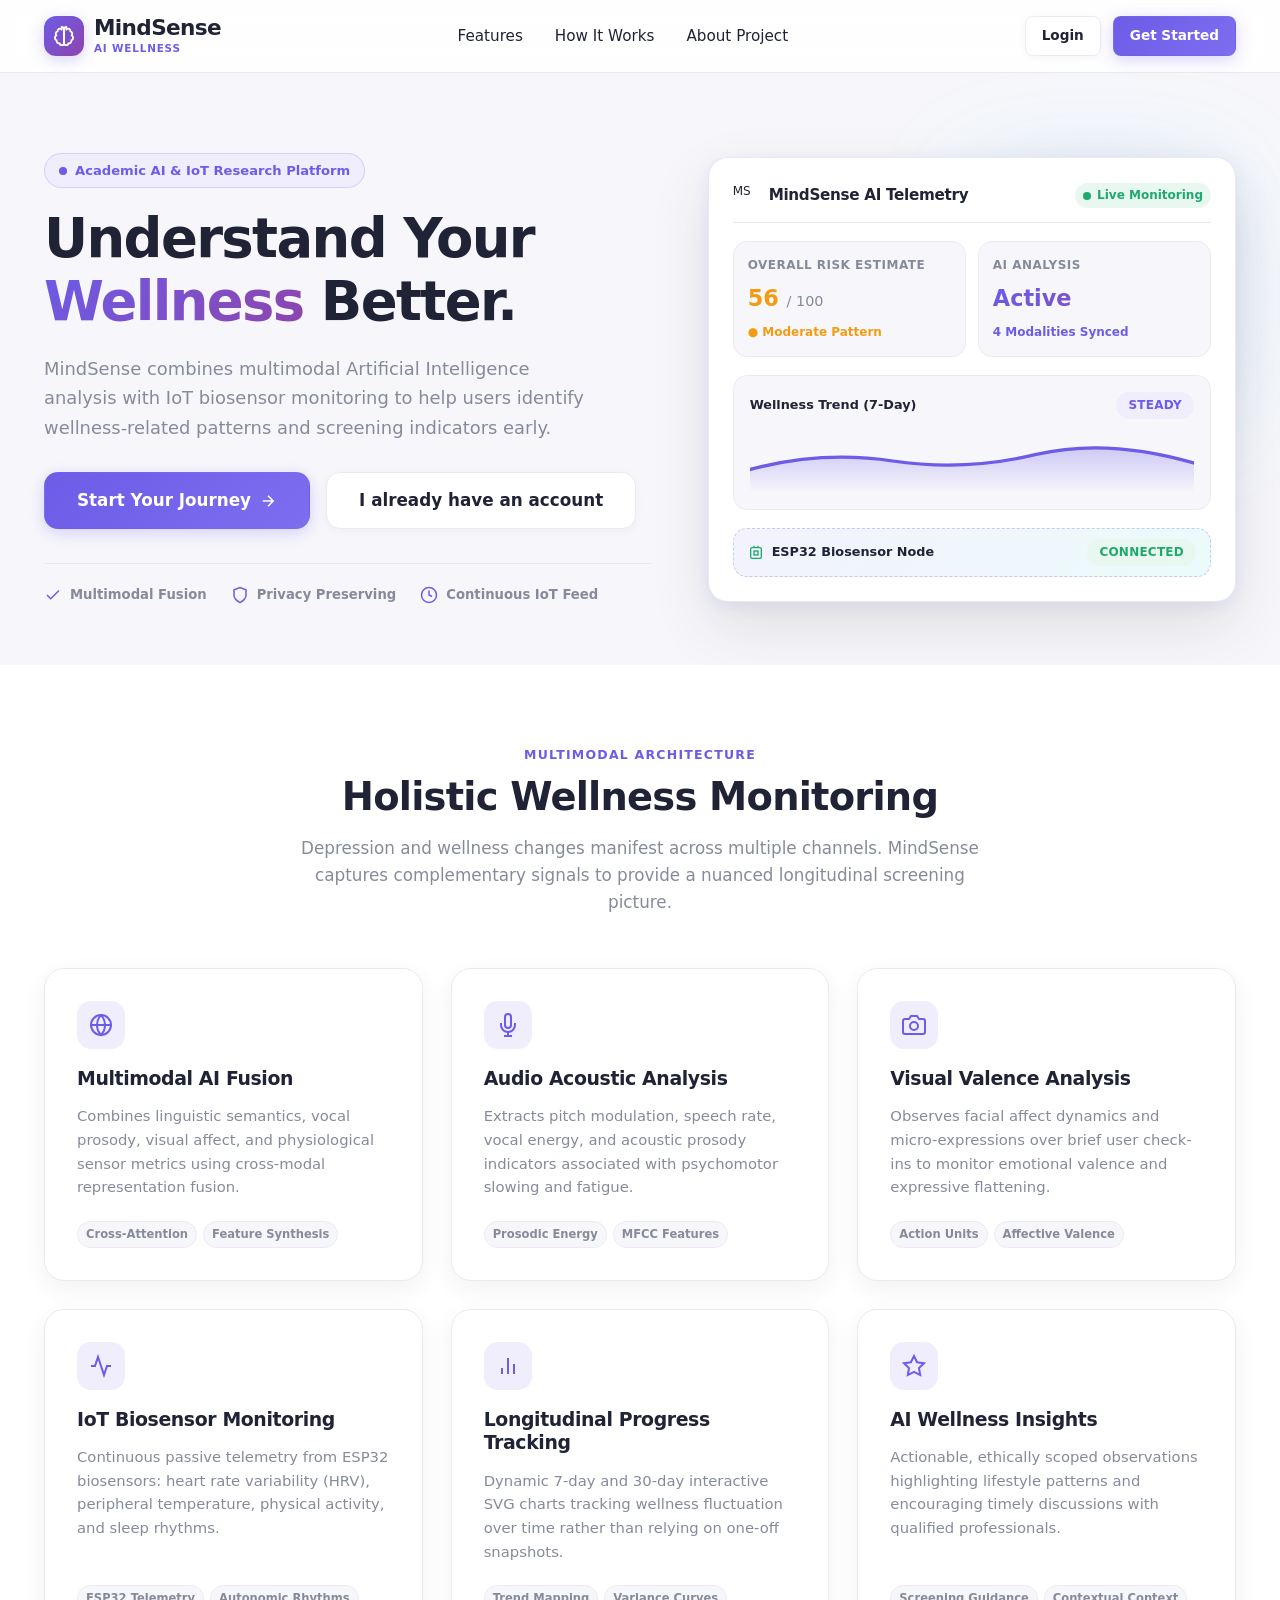
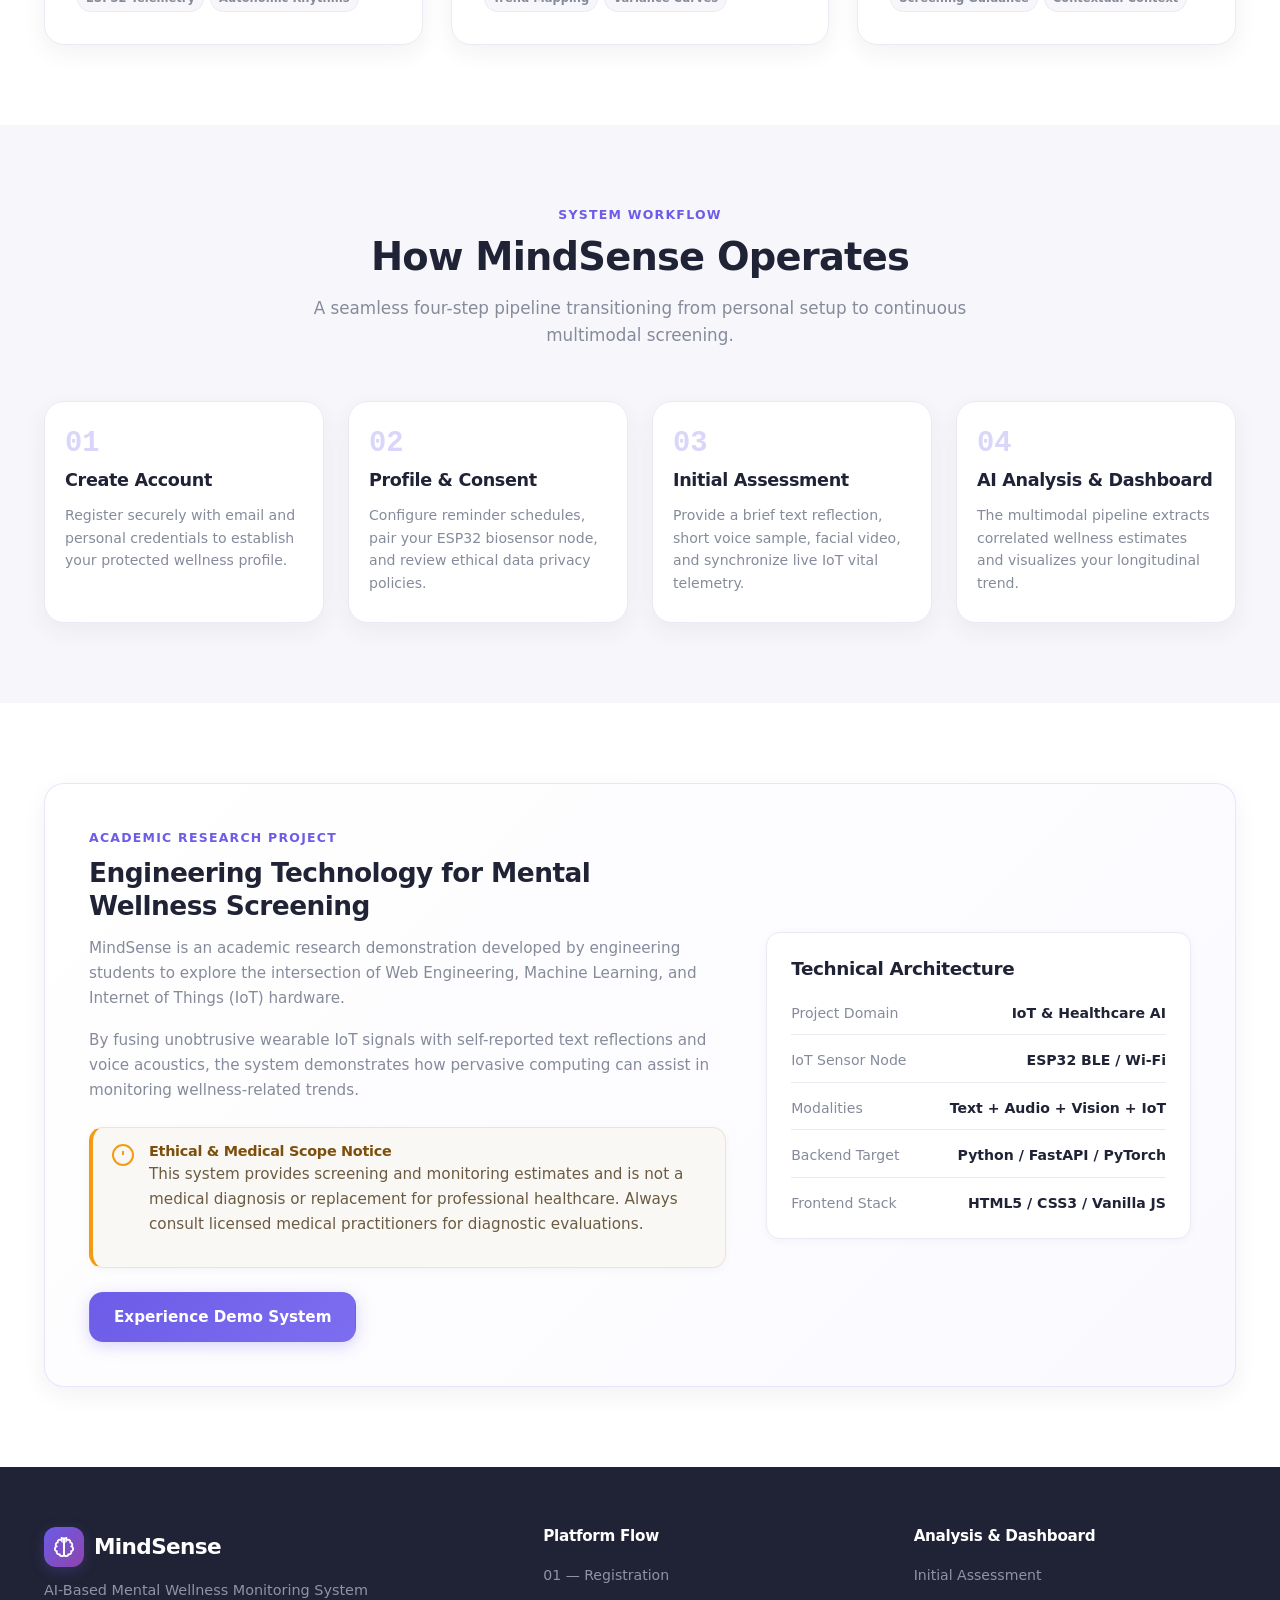
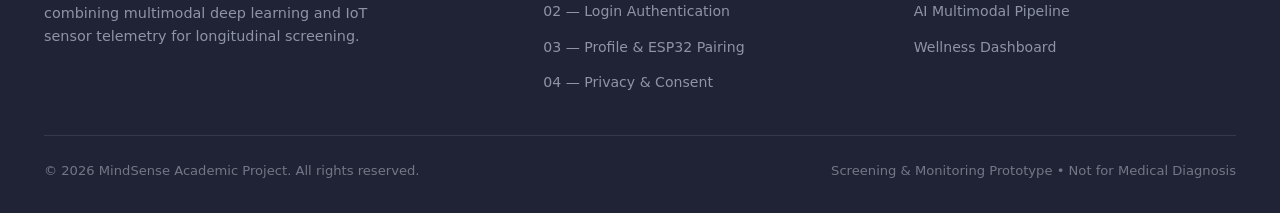
<file: index.html>
<!DOCTYPE html>
<html lang="en">
<head>
  <meta charset="UTF-8">
  <meta name="viewport" content="width=device-width, initial-scale=1.0">
  <title>MindSense — IoT-Based Depression Monitoring & Mental Wellness Screening</title>
  <!-- Global Design System & Landing Page Styles -->
  <link rel="stylesheet" href="css/global.css">
  <link rel="stylesheet" href="css/landing.css">
</head>
<body>

  <!-- ==================== TOP NAVIGATION ==================== -->
  <header class="navbar">
    <div class="container navbar-inner">
      <!-- Brand Logo -->
      <a href="index.html" class="brand-logo" aria-label="MindSense Home">
        <div class="brand-icon-box">
          <!-- Brain / Neural Network Icon -->
          <svg viewBox="0 0 24 24" fill="none" stroke="currentColor" stroke-width="2" stroke-linecap="round" stroke-linejoin="round">
            <path d="M9.5 2A2.5 2.5 0 0 1 12 4.5v15a2.5 2.5 0 0 1-4.96.44 2.5 2.5 0 0 1-2.96-3.08 3 3 0 0 1-.34-5.58 2.5 2.5 0 0 1 1.32-4.24 2.5 2.5 0 0 1 4.44-2.04z"></path>
            <path d="M14.5 2A2.5 2.5 0 0 0 12 4.5v15a2.5 2.5 0 0 0 4.96.44 2.5 2.5 0 0 0 2.96-3.08 3 3 0 0 0 .34-5.58 2.5 2.5 0 0 0-1.32-4.24 2.5 2.5 0 0 0-4.44-2.04z"></path>
          </svg>
        </div>
        <div class="brand-text">
          <span class="brand-name">MindSense</span>
          <span class="brand-badge">AI Wellness</span>
        </div>
      </a>

      <!-- Navigation Links -->
      <nav aria-label="Primary Navigation">
        <ul class="nav-links">
          <li><a href="#features">Features</a></li>
          <li><a href="#how-it-works">How It Works</a></li>
          <li><a href="#about">About Project</a></li>
        </ul>
      </nav>

      <!-- Action Buttons -->
      <div class="nav-actions">
        <a href="login.html" class="btn btn-secondary btn-sm">Login</a>
        <a href="register.html" class="btn btn-primary btn-sm">Get Started</a>
      </div>
    </div>
  </header>

  <!-- ==================== HERO SECTION ==================== -->
  <main>
    <section class="hero-section">
      <div class="container hero-grid">
        <!-- Left Hero Content -->
        <div class="hero-content">
          <div class="hero-pill">
            <span class="pulse-dot" style="color: var(--primary);"></span>
            Academic AI & IoT Research Platform
          </div>

          <h1 class="hero-title">
            Understand Your <span class="text-gradient">Wellness</span> Better.
          </h1>

          <p class="hero-description">
            MindSense combines multimodal Artificial Intelligence analysis with IoT biosensor monitoring to help users identify wellness-related patterns and screening indicators early.
          </p>

          <div class="hero-cta-group">
            <a href="register.html" class="btn btn-primary btn-lg">
              Start Your Journey
              <svg viewBox="0 0 24 24" width="18" height="18" fill="none" stroke="currentColor" stroke-width="2"><path d="M5 12h14M12 5l7 7-7 7"/></svg>
            </a>
            <a href="login.html" class="btn btn-secondary btn-lg">
              I already have an account
            </a>
          </div>

          <div class="hero-trust-row">
            <div class="trust-item">
              <svg viewBox="0 0 24 24" fill="none" stroke="currentColor" stroke-width="2"><polyline points="20 6 9 17 4 12"/></svg>
              Multimodal Fusion
            </div>
            <div class="trust-item">
              <svg viewBox="0 0 24 24" fill="none" stroke="currentColor" stroke-width="2"><path d="M12 22s8-4 8-10V5l-8-3-8 3v7c0 6 8 10 8 10z"/></svg>
              Privacy Preserving
            </div>
            <div class="trust-item">
              <svg viewBox="0 0 24 24" fill="none" stroke="currentColor" stroke-width="2"><circle cx="12" cy="12" r="10"/><polyline points="12 6 12 12 16 14"/></svg>
              Continuous IoT Feed
            </div>
          </div>
        </div>

        <!-- Right Hero Interactive Dashboard Mockup Preview -->
        <div class="hero-mockup-wrapper">
          <div class="hero-dashboard-mockup">
            <div class="mockup-header">
              <div class="mockup-title-area">
                <div class="user-avatar-circle" style="width: 28px; height: 28px; font-size: 0.75rem;">MS</div>
                <h4>MindSense AI Telemetry</h4>
              </div>
              <span class="mockup-live-indicator">
                <span class="pulse-dot"></span> Live Monitoring
              </span>
            </div>

            <!-- Mini Stat Widgets -->
            <div class="mockup-grid">
              <!-- Widget 1: Risk Estimate -->
              <div class="mockup-widget">
                <span class="mockup-widget-label">Overall Risk Estimate</span>
                <span class="mockup-widget-val" style="color: var(--warning);">56 <span style="font-size: 0.9rem; font-weight: 500; color: var(--text-muted);">/ 100</span></span>
                <span class="mockup-widget-status" style="color: var(--warning);">
                  ● Moderate Pattern
                </span>
              </div>

              <!-- Widget 2: AI Analysis -->
              <div class="mockup-widget">
                <span class="mockup-widget-label">AI Analysis</span>
                <span class="mockup-widget-val text-gradient">Active</span>
                <span class="mockup-widget-status" style="color: var(--primary);">
                  4 Modalities Synced
                </span>
              </div>
            </div>

            <!-- Mini Wellness Trend Curve -->
            <div class="mockup-trend-box">
              <div class="mockup-trend-header">
                <span style="font-size: 0.8rem; font-weight: 700; color: var(--dark);">Wellness Trend (7-Day)</span>
                <span class="badge badge-primary">Steady</span>
              </div>
              <svg class="mockup-sparkline" viewBox="0 0 280 60" preserveAspectRatio="none">
                <defs>
                  <linearGradient id="heroGradient" x1="0" y1="0" x2="0" y2="1">
                    <stop offset="0%" stop-color="#6C5CE7" stop-opacity="0.3" />
                    <stop offset="100%" stop-color="#6C5CE7" stop-opacity="0.0" />
                  </linearGradient>
                </defs>
                <path d="M 0,38 Q 45,20 90,30 T 180,24 T 280,32 L 280,60 L 0,60 Z" fill="url(#heroGradient)"></path>
                <path d="M 0,38 Q 45,20 90,30 T 180,24 T 280,32" fill="none" stroke="#6C5CE7" stroke-width="3" stroke-linecap="round"></path>
              </svg>
            </div>

            <!-- Connected IoT Device Pill -->
            <div class="mockup-device-badge">
              <div style="display: flex; align-items: center; gap: 8px;">
                <svg viewBox="0 0 24 24" width="16" height="16" fill="none" stroke="currentColor" stroke-width="2" style="color: var(--success);"><rect x="4" y="4" width="16" height="16" rx="2"/><rect x="9" y="9" width="6" height="6"/><line x1="9" y1="1" x2="9" y2="4"/><line x1="15" y1="1" x2="15" y2="4"/></svg>
                <span>ESP32 Biosensor Node</span>
              </div>
              <span class="badge badge-success">Connected</span>
            </div>
          </div>
        </div>
      </div>
    </section>

    <!-- ==================== FEATURES SECTION ==================== -->
    <section id="features" class="section section-alt">
      <div class="container">
        <div class="section-header">
          <span class="section-tag">Multimodal Architecture</span>
          <h2 class="section-title">Holistic Wellness Monitoring</h2>
          <p class="section-subtitle">
            Depression and wellness changes manifest across multiple channels. MindSense captures complementary signals to provide a nuanced longitudinal screening picture.
          </p>
        </div>

        <div class="features-grid">
          <!-- Feature 1: Multimodal AI -->
          <div class="card card-hoverable feature-card">
            <div class="feature-icon-box">
              <svg viewBox="0 0 24 24" fill="none" stroke="currentColor" stroke-width="2"><circle cx="12" cy="12" r="10"/><path d="M12 2a14.5 14.5 0 0 0 0 20 14.5 14.5 0 0 0 0-20"/><path d="M2 12h20"/></svg>
            </div>
            <h4>Multimodal AI Fusion</h4>
            <p>Combines linguistic semantics, vocal prosody, visual affect, and physiological sensor metrics using cross-modal representation fusion.</p>
            <div class="feature-pill-list">
              <span class="feature-subpill">Cross-Attention</span>
              <span class="feature-subpill">Feature Synthesis</span>
            </div>
          </div>

          <!-- Feature 2: Audio Analysis -->
          <div class="card card-hoverable feature-card">
            <div class="feature-icon-box">
              <svg viewBox="0 0 24 24" fill="none" stroke="currentColor" stroke-width="2"><path d="M12 1a3 3 0 0 0-3 3v8a3 3 0 0 0 6 0V4a3 3 0 0 0-3-3z"/><path d="M19 10v2a7 7 0 0 1-14 0v-2"/><line x1="12" y1="19" x2="12" y2="23"/><line x1="8" y1="23" x2="16" y2="23"/></svg>
            </div>
            <h4>Audio Acoustic Analysis</h4>
            <p>Extracts pitch modulation, speech rate, vocal energy, and acoustic prosody indicators associated with psychomotor slowing and fatigue.</p>
            <div class="feature-pill-list">
              <span class="feature-subpill">Prosodic Energy</span>
              <span class="feature-subpill">MFCC Features</span>
            </div>
          </div>

          <!-- Feature 3: Visual Analysis -->
          <div class="card card-hoverable feature-card">
            <div class="feature-icon-box">
              <svg viewBox="0 0 24 24" fill="none" stroke="currentColor" stroke-width="2"><path d="M23 19a2 2 0 0 1-2 2H3a2 2 0 0 1-2-2V8a2 2 0 0 1 2-2h4l2-3h6l2 3h4a2 2 0 0 1 2 2z"/><circle cx="12" cy="13" r="4"/></svg>
            </div>
            <h4>Visual Valence Analysis</h4>
            <p>Observes facial affect dynamics and micro-expressions over brief user check-ins to monitor emotional valence and expressive flattening.</p>
            <div class="feature-pill-list">
              <span class="feature-subpill">Action Units</span>
              <span class="feature-subpill">Affective Valence</span>
            </div>
          </div>

          <!-- Feature 4: IoT Monitoring -->
          <div class="card card-hoverable feature-card">
            <div class="feature-icon-box">
              <svg viewBox="0 0 24 24" fill="none" stroke="currentColor" stroke-width="2"><path d="M22 12h-4l-3 9L9 3l-3 9H2"/></svg>
            </div>
            <h4>IoT Biosensor Monitoring</h4>
            <p>Continuous passive telemetry from ESP32 biosensors: heart rate variability (HRV), peripheral temperature, physical activity, and sleep rhythms.</p>
            <div class="feature-pill-list">
              <span class="feature-subpill">ESP32 Telemetry</span>
              <span class="feature-subpill">Autonomic Rhythms</span>
            </div>
          </div>

          <!-- Feature 5: Progress Tracking -->
          <div class="card card-hoverable feature-card">
            <div class="feature-icon-box">
              <svg viewBox="0 0 24 24" fill="none" stroke="currentColor" stroke-width="2"><line x1="18" y1="20" x2="18" y2="10"/><line x1="12" y1="20" x2="12" y2="4"/><line x1="6" y1="20" x2="6" y2="14"/></svg>
            </div>
            <h4>Longitudinal Progress Tracking</h4>
            <p>Dynamic 7-day and 30-day interactive SVG charts tracking wellness fluctuation over time rather than relying on one-off snapshots.</p>
            <div class="feature-pill-list">
              <span class="feature-subpill">Trend Mapping</span>
              <span class="feature-subpill">Variance Curves</span>
            </div>
          </div>

          <!-- Feature 6: AI Insights -->
          <div class="card card-hoverable feature-card">
            <div class="feature-icon-box">
              <svg viewBox="0 0 24 24" fill="none" stroke="currentColor" stroke-width="2"><polygon points="12 2 15.09 8.26 22 9.27 17 14.14 18.18 21.02 12 17.77 5.82 21.02 7 14.14 2 9.27 8.91 8.26 12 2"/></svg>
            </div>
            <h4>AI Wellness Insights</h4>
            <p>Actionable, ethically scoped observations highlighting lifestyle patterns and encouraging timely discussions with qualified professionals.</p>
            <div class="feature-pill-list">
              <span class="feature-subpill">Screening Guidance</span>
              <span class="feature-subpill">Contextual Context</span>
            </div>
          </div>
        </div>
      </div>
    </section>

    <!-- ==================== HOW IT WORKS SECTION ==================== -->
    <section id="how-it-works" class="section">
      <div class="container">
        <div class="section-header">
          <span class="section-tag">System Workflow</span>
          <h2 class="section-title">How MindSense Operates</h2>
          <p class="section-subtitle">
            A seamless four-step pipeline transitioning from personal setup to continuous multimodal screening.
          </p>
        </div>

        <div class="steps-grid">
          <!-- Step 1 -->
          <div class="card step-card">
            <span class="step-number">01</span>
            <h4>Create Account</h4>
            <p>Register securely with email and personal credentials to establish your protected wellness profile.</p>
          </div>

          <!-- Step 2 -->
          <div class="card step-card">
            <span class="step-number">02</span>
            <h4>Profile & Consent</h4>
            <p>Configure reminder schedules, pair your ESP32 biosensor node, and review ethical data privacy policies.</p>
          </div>

          <!-- Step 3 -->
          <div class="card step-card">
            <span class="step-number">03</span>
            <h4>Initial Assessment</h4>
            <p>Provide a brief text reflection, short voice sample, facial video, and synchronize live IoT vital telemetry.</p>
          </div>

          <!-- Step 4 -->
          <div class="card step-card">
            <span class="step-number">04</span>
            <h4>AI Analysis & Dashboard</h4>
            <p>The multimodal pipeline extracts correlated wellness estimates and visualizes your longitudinal trend.</p>
          </div>
        </div>
      </div>
    </section>

    <!-- ==================== ABOUT PROJECT SECTION ==================== -->
    <section id="about" class="section section-alt">
      <div class="container">
        <div class="about-box">
          <div class="about-content">
            <span class="section-tag">Academic Research Project</span>
            <h3>Engineering Technology for Mental Wellness Screening</h3>
            <p>
              MindSense is an academic research demonstration developed by engineering students to explore the intersection of Web Engineering, Machine Learning, and Internet of Things (IoT) hardware.
            </p>
            <p>
              By fusing unobtrusive wearable IoT signals with self-reported text reflections and voice acoustics, the system demonstrates how pervasive computing can assist in monitoring wellness-related trends.
            </p>

            <!-- Prominent Academic & Medical Disclaimer -->
            <div class="academic-disclaimer">
              <svg class="academic-disclaimer-icon" viewBox="0 0 24 24" fill="none" stroke="currentColor" stroke-width="2">
                <circle cx="12" cy="12" r="10"/><line x1="12" y1="8" x2="12" y2="12"/><line x1="12" y1="16" x2="12.01" y2="16"/>
              </svg>
              <div class="academic-disclaimer-content">
                <h5>Ethical & Medical Scope Notice</h5>
                <p>
                  This system provides screening and monitoring estimates and is not a medical diagnosis or replacement for professional healthcare. Always consult licensed medical practitioners for diagnostic evaluations.
                </p>
              </div>
            </div>

            <div style="margin-top: 24px;">
              <a href="register.html" class="btn btn-primary">
                Experience Demo System
              </a>
            </div>
          </div>

          <!-- Project Specifications Sidebar -->
          <div class="about-specs-card">
            <h4 style="color: var(--dark); margin-bottom: 8px;">Technical Architecture</h4>
            <div class="spec-item">
              <span class="spec-label">Project Domain</span>
              <span class="spec-value">IoT & Healthcare AI</span>
            </div>
            <div class="spec-item">
              <span class="spec-label">IoT Sensor Node</span>
              <span class="spec-value">ESP32 BLE / Wi-Fi</span>
            </div>
            <div class="spec-item">
              <span class="spec-label">Modalities</span>
              <span class="spec-value">Text + Audio + Vision + IoT</span>
            </div>
            <div class="spec-item">
              <span class="spec-label">Backend Target</span>
              <span class="spec-value">Python / FastAPI / PyTorch</span>
            </div>
            <div class="spec-item">
              <span class="spec-label">Frontend Stack</span>
              <span class="spec-value">HTML5 / CSS3 / Vanilla JS</span>
            </div>
          </div>
        </div>
      </div>
    </section>
  </main>

  <!-- ==================== FOOTER ==================== -->
  <footer class="site-footer">
    <div class="container">
      <div class="footer-top">
        <div class="footer-brand">
          <a href="index.html" class="brand-logo" style="color:#FFF;">
            <div class="brand-icon-box">
              <svg viewBox="0 0 24 24" fill="none" stroke="currentColor" stroke-width="2">
                <path d="M9.5 2A2.5 2.5 0 0 1 12 4.5v15a2.5 2.5 0 0 1-4.96.44 2.5 2.5 0 0 1-2.96-3.08 3 3 0 0 1-.34-5.58 2.5 2.5 0 0 1 1.32-4.24 2.5 2.5 0 0 1 4.44-2.04z"></path>
                <path d="M14.5 2A2.5 2.5 0 0 0 12 4.5v15a2.5 2.5 0 0 0 4.96.44 2.5 2.5 0 0 0 2.96-3.08 3 3 0 0 0 .34-5.58 2.5 2.5 0 0 0-1.32-4.24 2.5 2.5 0 0 0-4.44-2.04z"></path>
              </svg>
            </div>
            <span class="brand-name">MindSense</span>
          </a>
          <p>AI-Based Mental Wellness Monitoring System combining multimodal deep learning and IoT sensor telemetry for longitudinal screening.</p>
        </div>

        <div class="footer-col">
          <h5>Platform Flow</h5>
          <ul class="footer-links">
            <li><a href="register.html">01 — Registration</a></li>
            <li><a href="login.html">02 — Login Authentication</a></li>
            <li><a href="profile.html">03 — Profile & ESP32 Pairing</a></li>
            <li><a href="consent.html">04 — Privacy & Consent</a></li>
          </ul>
        </div>

        <div class="footer-col">
          <h5>Analysis & Dashboard</h5>
          <ul class="footer-links">
            <li><a href="assessment.html">Initial Assessment</a></li>
            <li><a href="analysis.html">AI Multimodal Pipeline</a></li>
            <li><a href="dashboard.html">Wellness Dashboard</a></li>
          </ul>
        </div>
      </div>

      <div class="footer-bottom">
        <span>© 2026 MindSense Academic Project. All rights reserved.</span>
        <span>Screening & Monitoring Prototype • Not for Medical Diagnosis</span>
      </div>
    </div>
  </footer>

  <!-- Core App Scripts -->
  <script src="js/app.js"></script>
</body>
</html>
</file>
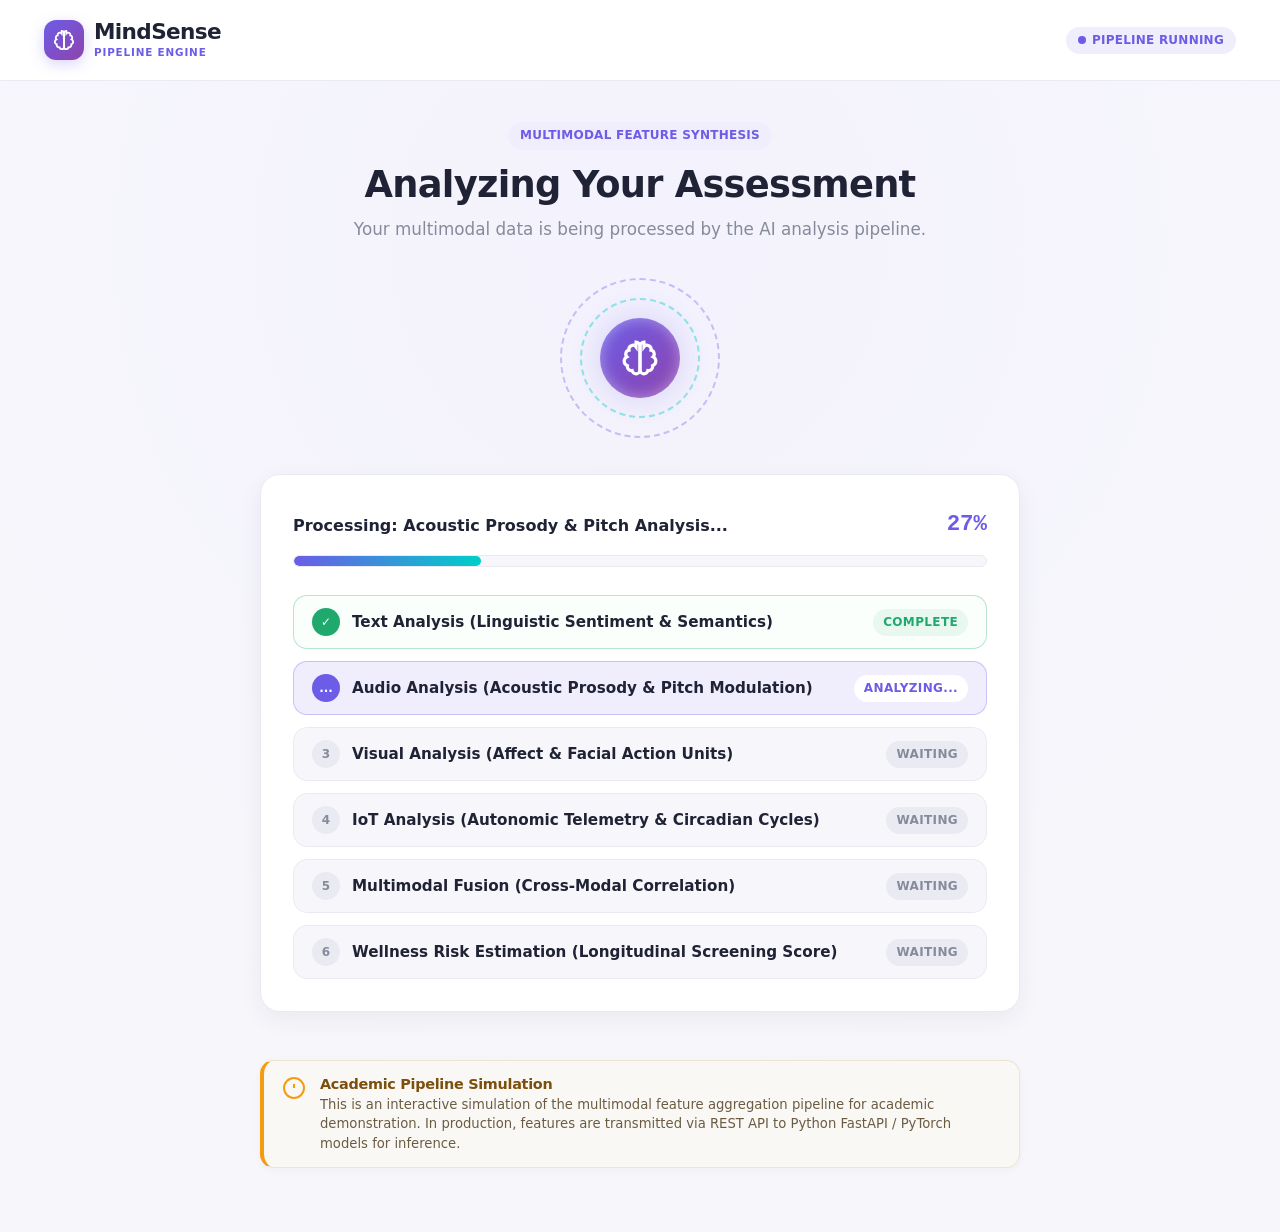
<file: analysis.html>
<!DOCTYPE html>
<html lang="en">
<head>
  <meta charset="UTF-8">
  <meta name="viewport" content="width=device-width, initial-scale=1.0">
  <title>AI Analysis Pipeline — MindSense AI Wellness</title>
  <link rel="stylesheet" href="css/global.css">
  <link rel="stylesheet" href="css/analysis.css">
</head>
<body class="analysis-page">

  <!-- Top Simple Brand Header -->
  <header style="padding: 20px 0; border-bottom: 1px solid var(--border-color); background: #FFF;">
    <div class="container" style="display: flex; justify-content: space-between; align-items: center;">
      <a href="index.html" class="brand-logo">
        <div class="brand-icon-box">
          <svg viewBox="0 0 24 24" fill="none" stroke="currentColor" stroke-width="2">
            <path d="M9.5 2A2.5 2.5 0 0 1 12 4.5v15a2.5 2.5 0 0 1-4.96.44 2.5 2.5 0 0 1-2.96-3.08 3 3 0 0 1-.34-5.58 2.5 2.5 0 0 1 1.32-4.24 2.5 2.5 0 0 1 4.44-2.04z"></path>
            <path d="M14.5 2A2.5 2.5 0 0 0 12 4.5v15a2.5 2.5 0 0 0 4.96.44 2.5 2.5 0 0 0 2.96-3.08 3 3 0 0 0 .34-5.58 2.5 2.5 0 0 0-1.32-4.24 2.5 2.5 0 0 0-4.44-2.04z"></path>
          </svg>
        </div>
        <div class="brand-text">
          <span class="brand-name">MindSense</span>
          <span class="brand-badge">Pipeline Engine</span>
        </div>
      </a>
      <span class="badge badge-primary">
        <span class="pulse-dot"></span> Pipeline Running
      </span>
    </div>
  </header>

  <!-- Main Pipeline Simulation Container -->
  <main class="analysis-container">
    <!-- Header -->
    <div class="analysis-header">
      <span class="badge badge-primary" style="margin-bottom: 12px;">Multimodal Feature Synthesis</span>
      <h1>Analyzing Your Assessment</h1>
      <p>Your multimodal data is being processed by the AI analysis pipeline.</p>
    </div>

    <!-- Animated Glowing Brain / Neural Core Visualizer -->
    <div class="neural-core-wrapper">
      <div class="neural-ring neural-ring-1"></div>
      <div class="neural-ring neural-ring-2"></div>
      <div class="neural-center-orb">
        <svg viewBox="0 0 24 24" fill="none" stroke="currentColor" stroke-width="2">
          <path d="M9.5 2A2.5 2.5 0 0 1 12 4.5v15a2.5 2.5 0 0 1-4.96.44 2.5 2.5 0 0 1-2.96-3.08 3 3 0 0 1-.34-5.58 2.5 2.5 0 0 1 1.32-4.24 2.5 2.5 0 0 1 4.44-2.04z"></path>
          <path d="M14.5 2A2.5 2.5 0 0 0 12 4.5v15a2.5 2.5 0 0 0 4.96.44 2.5 2.5 0 0 0 2.96-3.08 3 3 0 0 0 .34-5.58 2.5 2.5 0 0 0-1.32-4.24 2.5 2.5 0 0 0-4.44-2.04z"></path>
        </svg>
      </div>
    </div>

    <!-- Progress Card -->
    <div class="progress-card">
      <div class="progress-counter-row">
        <span id="pipeline-status-label" class="progress-status-label">Initializing Cross-Attention Transformers...</span>
        <span id="pipeline-percent-text" class="progress-percent-val">0%</span>
      </div>

      <div class="pipeline-progress-track">
        <div id="pipeline-progress-fill" class="pipeline-progress-fill"></div>
      </div>

      <!-- Pipeline Stages List -->
      <div class="pipeline-stages-list">
        <!-- Stage 1: Text -->
        <div id="stage-text" class="stage-item">
          <div class="stage-left">
            <div class="stage-icon-status">1</div>
            <span class="stage-title">Text Analysis (Linguistic Sentiment & Semantics)</span>
          </div>
          <span class="stage-status-badge">Waiting</span>
        </div>

        <!-- Stage 2: Audio -->
        <div id="stage-audio" class="stage-item">
          <div class="stage-left">
            <div class="stage-icon-status">2</div>
            <span class="stage-title">Audio Analysis (Acoustic Prosody & Pitch Modulation)</span>
          </div>
          <span class="stage-status-badge">Waiting</span>
        </div>

        <!-- Stage 3: Visual -->
        <div id="stage-visual" class="stage-item">
          <div class="stage-left">
            <div class="stage-icon-status">3</div>
            <span class="stage-title">Visual Analysis (Affect & Facial Action Units)</span>
          </div>
          <span class="stage-status-badge">Waiting</span>
        </div>

        <!-- Stage 4: IoT -->
        <div id="stage-iot" class="stage-item">
          <div class="stage-left">
            <div class="stage-icon-status">4</div>
            <span class="stage-title">IoT Analysis (Autonomic Telemetry & Circadian Cycles)</span>
          </div>
          <span class="stage-status-badge">Waiting</span>
        </div>

        <!-- Stage 5: Multimodal Fusion -->
        <div id="stage-fusion" class="stage-item">
          <div class="stage-left">
            <div class="stage-icon-status">5</div>
            <span class="stage-title">Multimodal Fusion (Cross-Modal Correlation)</span>
          </div>
          <span class="stage-status-badge">Waiting</span>
        </div>

        <!-- Stage 6: Wellness Risk Estimation -->
        <div id="stage-risk" class="stage-item">
          <div class="stage-left">
            <div class="stage-icon-status">6</div>
            <span class="stage-title">Wellness Risk Estimation (Longitudinal Screening Score)</span>
          </div>
          <span class="stage-status-badge">Waiting</span>
        </div>
      </div>
    </div>

    <!-- Academic Research Architecture Callout -->
    <div class="academic-disclaimer" style="max-width: 100%; text-align: left;">
      <svg class="academic-disclaimer-icon" viewBox="0 0 24 24" fill="none" stroke="currentColor" stroke-width="2">
        <circle cx="12" cy="12" r="10"/><line x1="12" y1="8" x2="12" y2="12"/><line x1="12" y1="16" x2="12.01" y2="16"/>
      </svg>
      <div class="academic-disclaimer-content">
        <h5>Academic Pipeline Simulation</h5>
        <p>
          This is an interactive simulation of the multimodal feature aggregation pipeline for academic demonstration. In production, features are transmitted via REST API to Python FastAPI / PyTorch models for inference.
        </p>
      </div>
    </div>
  </main>

  <script src="js/app.js"></script>
  <script src="js/analysis.js"></script>
</body>
</html>
</file>
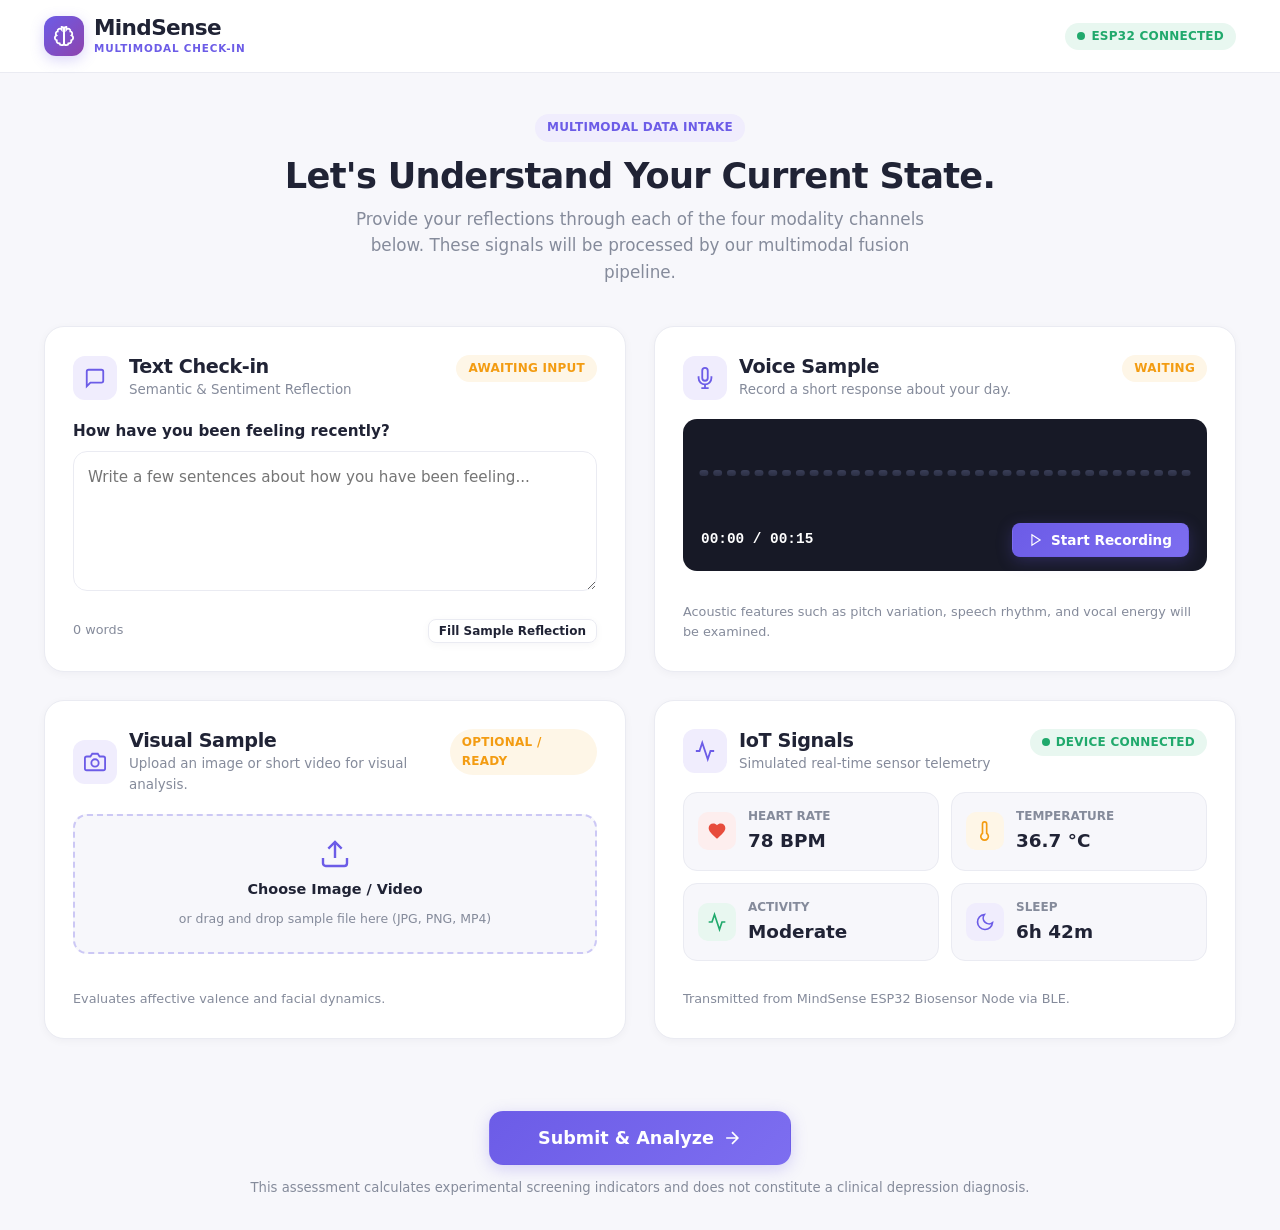
<file: assessment.html>
<!DOCTYPE html>
<html lang="en">
<head>
  <meta charset="UTF-8">
  <meta name="viewport" content="width=device-width, initial-scale=1.0">
  <title>Initial Assessment — MindSense AI Wellness</title>
  <link rel="stylesheet" href="css/global.css">
  <link rel="stylesheet" href="css/assessment.css">
</head>
<body>

  <!-- Top Navbar -->
  <header style="padding: 16px 0; border-bottom: 1px solid var(--border-color); background: #FFF; position: sticky; top:0; z-index: 100;">
    <div class="container" style="display: flex; justify-content: space-between; align-items: center;">
      <a href="index.html" class="brand-logo">
        <div class="brand-icon-box">
          <svg viewBox="0 0 24 24" fill="none" stroke="currentColor" stroke-width="2">
            <path d="M9.5 2A2.5 2.5 0 0 1 12 4.5v15a2.5 2.5 0 0 1-4.96.44 2.5 2.5 0 0 1-2.96-3.08 3 3 0 0 1-.34-5.58 2.5 2.5 0 0 1 1.32-4.24 2.5 2.5 0 0 1 4.44-2.04z"></path>
            <path d="M14.5 2A2.5 2.5 0 0 0 12 4.5v15a2.5 2.5 0 0 0 4.96.44 2.5 2.5 0 0 0 2.96-3.08 3 3 0 0 0 .34-5.58 2.5 2.5 0 0 0-1.32-4.24 2.5 2.5 0 0 0-4.44-2.04z"></path>
          </svg>
        </div>
        <div class="brand-text">
          <span class="brand-name">MindSense</span>
          <span class="brand-badge">Multimodal Check-In</span>
        </div>
      </a>
      <div style="display: flex; align-items: center; gap: 12px;">
        <span class="badge badge-success">
          <span class="pulse-dot"></span> ESP32 Connected
        </span>
      </div>
    </div>
  </header>

  <!-- Assessment Content -->
  <main class="container" style="padding-top: 40px;">
    <div class="assessment-header">
      <span class="badge badge-primary" style="margin-bottom: 12px;">Multimodal Data Intake</span>
      <h1>Let's Understand Your Current State.</h1>
      <p>
        Provide your reflections through each of the four modality channels below. These signals will be processed by our multimodal fusion pipeline.
      </p>
    </div>

    <!-- 4 Input Cards Grid -->
    <div class="assessment-grid">

      <!-- ==================== CARD 1: TEXT ==================== -->
      <div class="assessment-card">
        <div>
          <div class="assessment-card-top">
            <div class="assessment-card-title-group">
              <div class="assessment-card-icon">
                <svg viewBox="0 0 24 24" fill="none" stroke="currentColor" stroke-width="2"><path d="M21 15a2 2 0 0 1-2 2H7l-4 4V5a2 2 0 0 1 2-2h14a2 2 0 0 1 2 2z"/></svg>
              </div>
              <div>
                <h3>Text Check-in</h3>
                <p>Semantic & Sentiment Reflection</p>
              </div>
            </div>
            <span id="text-status-badge" class="badge badge-warning">Awaiting Input</span>
          </div>

          <div style="margin-top: 18px;">
            <label for="text-checkin-input" style="font-size: 0.95rem; font-weight: 600; color: var(--dark); display: block; margin-bottom: 8px;">
              How have you been feeling recently?
            </label>
            <textarea id="text-checkin-input" class="text-input-area" placeholder="Write a few sentences about how you have been feeling..."></textarea>
          </div>
        </div>

        <div>
          <div class="text-meta-row">
            <span id="text-word-count">0 words</span>
            <button type="button" id="insert-sample-text-btn" class="btn btn-secondary btn-sm" style="padding: 4px 10px; font-size: 0.75rem;">
              Fill Sample Reflection
            </button>
          </div>
        </div>
      </div>

      <!-- ==================== CARD 2: AUDIO ==================== -->
      <div class="assessment-card">
        <div>
          <div class="assessment-card-top">
            <div class="assessment-card-title-group">
              <div class="assessment-card-icon">
                <svg viewBox="0 0 24 24" fill="none" stroke="currentColor" stroke-width="2"><path d="M12 1a3 3 0 0 0-3 3v8a3 3 0 0 0 6 0V4a3 3 0 0 0-3-3z"/><path d="M19 10v2a7 7 0 0 1-14 0v-2"/><line x1="12" y1="19" x2="12" y2="23"/><line x1="8" y1="23" x2="16" y2="23"/></svg>
              </div>
              <div>
                <h3>Voice Sample</h3>
                <p>Record a short response about your day.</p>
              </div>
            </div>
            <span id="audio-status-badge" class="badge badge-warning">Waiting</span>
          </div>

          <div style="margin-top: 18px;">
            <!-- Waveform Box -->
            <div class="waveform-box">
              <canvas id="audio-waveform-canvas"></canvas>
              <div class="audio-controls-row">
                <div class="recording-timer">
                  <span id="recording-dot" class="recording-dot"></span>
                  <span id="audio-timer">00:00 / 00:15</span>
                </div>
                <div class="audio-action-buttons">
                  <button type="button" id="audio-start-btn" class="btn btn-primary btn-sm">
                    <svg viewBox="0 0 24 24" width="14" height="14" fill="none" stroke="currentColor" stroke-width="2"><polygon points="5 3 19 12 5 21 5 3"/></svg>
                    Start Recording
                  </button>
                  <button type="button" id="audio-stop-btn" class="btn btn-danger btn-sm" style="display: none;">
                    <svg viewBox="0 0 24 24" width="14" height="14" fill="none" stroke="currentColor" stroke-width="2"><rect x="6" y="6" width="12" height="12"/></svg>
                    Stop Recording
                  </button>
                </div>
              </div>
            </div>
          </div>
        </div>

        <p class="form-hint" style="margin-top: 8px;">
          Acoustic features such as pitch variation, speech rhythm, and vocal energy will be examined.
        </p>
      </div>

      <!-- ==================== CARD 3: IMAGE / VIDEO ==================== -->
      <div class="assessment-card">
        <div>
          <div class="assessment-card-top">
            <div class="assessment-card-title-group">
              <div class="assessment-card-icon">
                <svg viewBox="0 0 24 24" fill="none" stroke="currentColor" stroke-width="2"><path d="M23 19a2 2 0 0 1-2 2H3a2 2 0 0 1-2-2V8a2 2 0 0 1 2-2h4l2-3h6l2 3h4a2 2 0 0 1 2 2z"/><circle cx="12" cy="13" r="4"/></svg>
              </div>
              <div>
                <h3>Visual Sample</h3>
                <p>Upload an image or short video for visual analysis.</p>
              </div>
            </div>
            <span id="visual-status-badge" class="badge badge-warning">Optional / Ready</span>
          </div>

          <div style="margin-top: 18px;">
            <!-- Upload Dropzone -->
            <div id="visual-dropzone" class="visual-upload-dropzone">
              <input type="file" id="visual-file-input" accept="image/*,video/*" style="display: none;">

              <div id="visual-dropzone-content" class="visual-dropzone-content">
                <svg viewBox="0 0 24 24" width="32" height="32" fill="none" stroke="currentColor" stroke-width="1.8" style="color: var(--primary);">
                  <path d="M21 15v4a2 2 0 0 1-2 2H5a2 2 0 0 1-2-2v-4"></path>
                  <polyline points="17 8 12 3 7 8"></polyline>
                  <line x1="12" y1="3" x2="12" y2="15"></line>
                </svg>
                <span style="font-size: 0.9rem; font-weight: 600; color: var(--dark);">Choose Image / Video</span>
                <span style="font-size: 0.78rem; color: var(--text-muted);">or drag and drop sample file here (JPG, PNG, MP4)</span>
              </div>

              <!-- Media Preview Area -->
              <div id="visual-preview-container" class="visual-preview-container">
                <img id="visual-preview-img" alt="Visual Preview" style="display: none;">
                <video id="visual-preview-video" controls style="display: none;"></video>
                <button type="button" id="visual-remove-btn" class="remove-media-btn" title="Remove media">✕</button>
              </div>
            </div>
          </div>
        </div>

        <p class="form-hint" style="margin-top: 8px;">
          Evaluates affective valence and facial dynamics.
        </p>
      </div>

      <!-- ==================== CARD 4: IOT SIGNALS ==================== -->
      <div class="assessment-card">
        <div>
          <div class="assessment-card-top">
            <div class="assessment-card-title-group">
              <div class="assessment-card-icon">
                <svg viewBox="0 0 24 24" fill="none" stroke="currentColor" stroke-width="2"><path d="M22 12h-4l-3 9L9 3l-3 9H2"/></svg>
              </div>
              <div>
                <h3>IoT Signals</h3>
                <p>Simulated real-time sensor telemetry</p>
              </div>
            </div>
            <span class="badge badge-success">
              <span class="pulse-dot"></span> Device Connected
            </span>
          </div>

          <!-- 4 Sensor Readout Tiles -->
          <div class="iot-telemetry-grid" style="margin-top: 18px;">
            <!-- Heart Rate -->
            <div class="iot-metric-tile">
              <div class="iot-metric-icon heart">
                <svg viewBox="0 0 24 24" fill="currentColor"><path d="M12 21.35l-1.45-1.32C5.4 15.36 2 12.28 2 8.5 2 5.42 4.42 3 7.5 3c1.74 0 3.41.81 4.5 2.09C13.09 3.81 14.76 3 16.5 3 19.58 3 22 5.42 22 8.5c0 3.78-3.4 6.86-8.55 11.54L12 21.35z"/></svg>
              </div>
              <div class="iot-metric-meta">
                <span class="iot-metric-label">Heart Rate</span>
                <span id="iot-live-hr" class="iot-metric-value">78 BPM</span>
              </div>
            </div>

            <!-- Skin Temperature -->
            <div class="iot-metric-tile">
              <div class="iot-metric-icon temp">
                <svg viewBox="0 0 24 24" fill="none" stroke="currentColor" stroke-width="2"><path d="M14 14.76V3.5a2.5 2.5 0 0 0-5 0v11.26a4.5 4.5 0 1 0 5 0z"/></svg>
              </div>
              <div class="iot-metric-meta">
                <span class="iot-metric-label">Temperature</span>
                <span id="iot-live-temp" class="iot-metric-value">36.7 °C</span>
              </div>
            </div>

            <!-- Physical Activity -->
            <div class="iot-metric-tile">
              <div class="iot-metric-icon activity">
                <svg viewBox="0 0 24 24" fill="none" stroke="currentColor" stroke-width="2"><polyline points="22 12 18 12 15 21 9 3 6 12 2 12"/></svg>
              </div>
              <div class="iot-metric-meta">
                <span class="iot-metric-label">Activity</span>
                <span id="iot-live-activity" class="iot-metric-value">Moderate</span>
              </div>
            </div>

            <!-- Sleep Duration -->
            <div class="iot-metric-tile">
              <div class="iot-metric-icon sleep">
                <svg viewBox="0 0 24 24" fill="none" stroke="currentColor" stroke-width="2"><path d="M21 12.79A9 9 0 1 1 11.21 3 7 7 0 0 0 21 12.79z"/></svg>
              </div>
              <div class="iot-metric-meta">
                <span class="iot-metric-label">Sleep</span>
                <span id="iot-live-sleep" class="iot-metric-value">6h 42m</span>
              </div>
            </div>
          </div>
        </div>

        <p class="form-hint" style="margin-top: 8px;">
          Transmitted from MindSense ESP32 Biosensor Node via BLE.
        </p>
      </div>
    </div>

    <!-- Submit & Analyze Bottom Action -->
    <div class="assessment-footer-action">
      <button type="button" id="submit-assessment-btn" class="btn btn-primary btn-lg" style="padding: 16px 48px; font-size: 1.1rem;">
        Submit & Analyze
        <svg viewBox="0 0 24 24" width="20" height="20" fill="none" stroke="currentColor" stroke-width="2"><path d="M5 12h14M12 5l7 7-7 7"/></svg>
      </button>

      <p class="assessment-disclaimer-note">
        This assessment calculates experimental screening indicators and does not constitute a clinical depression diagnosis.
      </p>
    </div>
  </main>

  <script src="js/app.js"></script>
  <script src="js/assessment.js"></script>
</body>
</html>
</file>
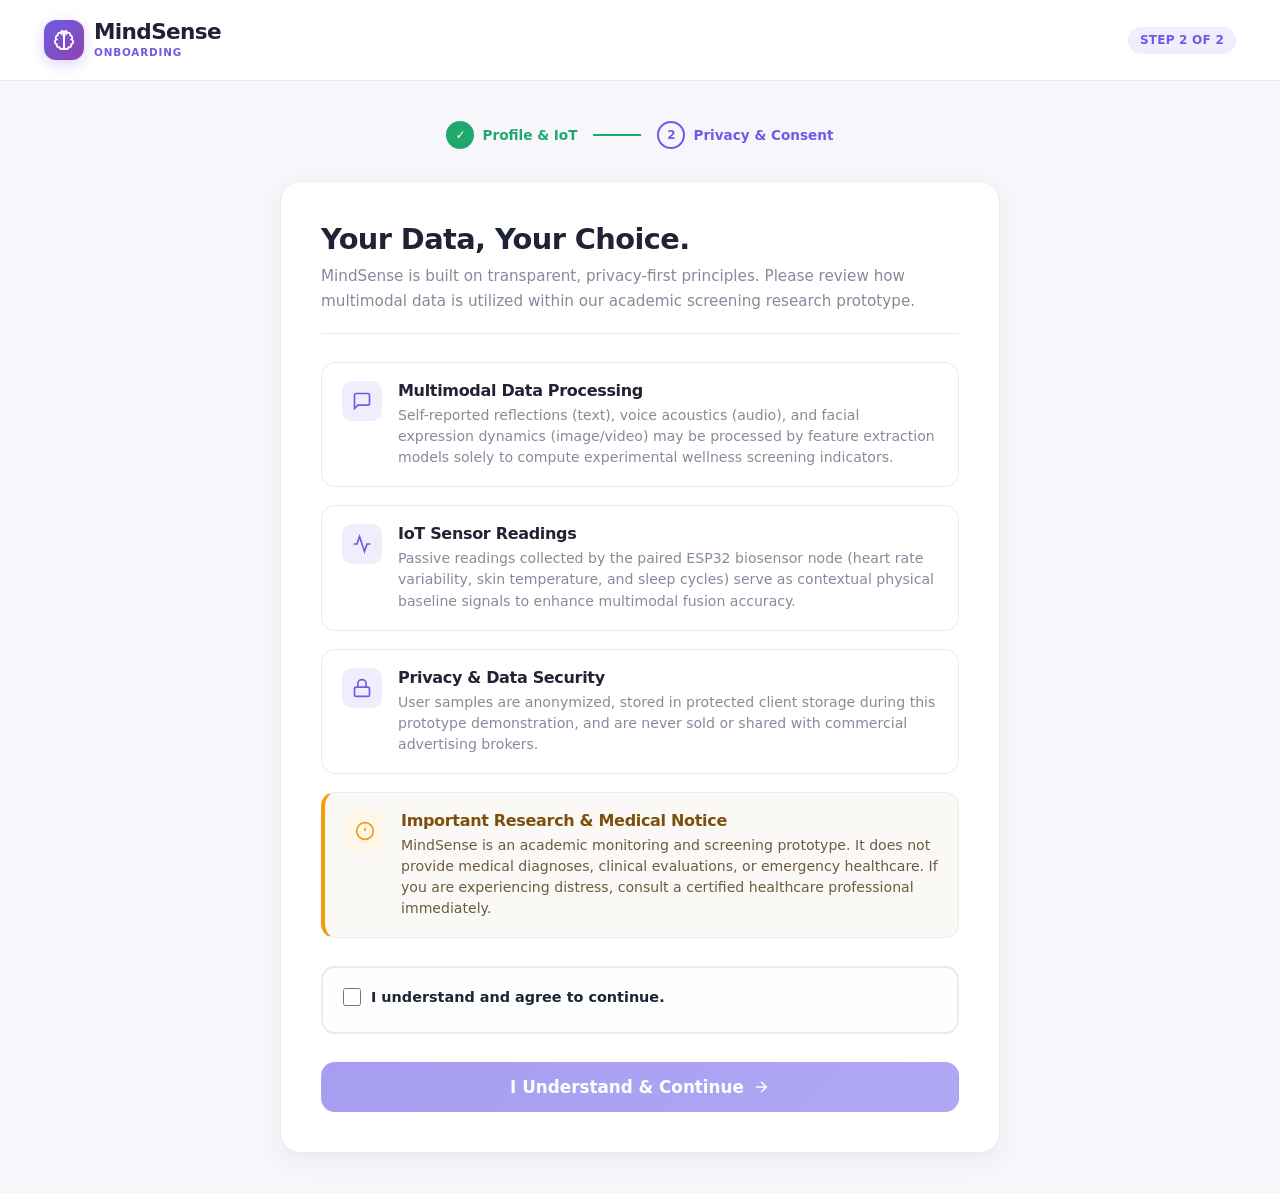
<file: consent.html>
<!DOCTYPE html>
<html lang="en">
<head>
  <meta charset="UTF-8">
  <meta name="viewport" content="width=device-width, initial-scale=1.0">
  <title>Privacy & Consent — MindSense AI Wellness</title>
  <link rel="stylesheet" href="css/global.css">
  <link rel="stylesheet" href="css/onboarding.css">
</head>
<body class="onboarding-page">

  <!-- Header -->
  <header style="padding: 20px 0; border-bottom: 1px solid var(--border-color); background: #FFF;">
    <div class="container" style="display: flex; justify-content: space-between; align-items: center;">
      <a href="index.html" class="brand-logo">
        <div class="brand-icon-box">
          <svg viewBox="0 0 24 24" fill="none" stroke="currentColor" stroke-width="2">
            <path d="M9.5 2A2.5 2.5 0 0 1 12 4.5v15a2.5 2.5 0 0 1-4.96.44 2.5 2.5 0 0 1-2.96-3.08 3 3 0 0 1-.34-5.58 2.5 2.5 0 0 1 1.32-4.24 2.5 2.5 0 0 1 4.44-2.04z"></path>
            <path d="M14.5 2A2.5 2.5 0 0 0 12 4.5v15a2.5 2.5 0 0 0 4.96.44 2.5 2.5 0 0 0 2.96-3.08 3 3 0 0 0 .34-5.58 2.5 2.5 0 0 0-1.32-4.24 2.5 2.5 0 0 0-4.44-2.04z"></path>
          </svg>
        </div>
        <div class="brand-text">
          <span class="brand-name">MindSense</span>
          <span class="brand-badge">Onboarding</span>
        </div>
      </a>
      <span class="badge badge-primary">Step 2 of 2</span>
    </div>
  </header>

  <!-- Main Container -->
  <main class="onboarding-container">
    <!-- Stepper indicator -->
    <div class="onboarding-progress-bar">
      <div class="progress-step completed">
        <div class="step-circle" style="background: var(--success); color: #FFF; border-color: var(--success);">✓</div>
        <span>Profile & IoT</span>
      </div>
      <div class="step-divider" style="background-color: var(--success);"></div>
      <div class="progress-step active">
        <div class="step-circle">2</div>
        <span>Privacy & Consent</span>
      </div>
    </div>

    <div class="onboarding-card">
      <div class="onboarding-header">
        <h2>Your Data, Your Choice.</h2>
        <p>MindSense is built on transparent, privacy-first principles. Please review how multimodal data is utilized within our academic screening research prototype.</p>
      </div>

      <!-- 4 Informational Disclosure Cards -->
      <div class="consent-section-grid">
        <!-- Clause 1: Multimodal Data -->
        <div class="consent-clause-card">
          <div class="consent-clause-icon">
            <svg viewBox="0 0 24 24" fill="none" stroke="currentColor" stroke-width="2"><path d="M21 15a2 2 0 0 1-2 2H7l-4 4V5a2 2 0 0 1 2-2h14a2 2 0 0 1 2 2z"/></svg>
          </div>
          <div class="consent-clause-text">
            <h4>Multimodal Data Processing</h4>
            <p>Self-reported reflections (text), voice acoustics (audio), and facial expression dynamics (image/video) may be processed by feature extraction models solely to compute experimental wellness screening indicators.</p>
          </div>
        </div>

        <!-- Clause 2: IoT Data -->
        <div class="consent-clause-card">
          <div class="consent-clause-icon">
            <svg viewBox="0 0 24 24" fill="none" stroke="currentColor" stroke-width="2"><path d="M22 12h-4l-3 9L9 3l-3 9H2"/></svg>
          </div>
          <div class="consent-clause-text">
            <h4>IoT Sensor Readings</h4>
            <p>Passive readings collected by the paired ESP32 biosensor node (heart rate variability, skin temperature, and sleep cycles) serve as contextual physical baseline signals to enhance multimodal fusion accuracy.</p>
          </div>
        </div>

        <!-- Clause 3: Privacy & Security -->
        <div class="consent-clause-card">
          <div class="consent-clause-icon">
            <svg viewBox="0 0 24 24" fill="none" stroke="currentColor" stroke-width="2"><rect x="3" y="11" width="18" height="11" rx="2" ry="2"/><path d="M7 11V7a5 5 0 0 1 10 0v4"/></svg>
          </div>
          <div class="consent-clause-text">
            <h4>Privacy & Data Security</h4>
            <p>User samples are anonymized, stored in protected client storage during this prototype demonstration, and are never sold or shared with commercial advertising brokers.</p>
          </div>
        </div>

        <!-- Clause 4: Important Academic Notice -->
        <div class="consent-clause-card" style="border-left: 4px solid var(--warning); background: #FAF9F5;">
          <div class="consent-clause-icon" style="background: #FEF6E7; color: var(--warning);">
            <svg viewBox="0 0 24 24" fill="none" stroke="currentColor" stroke-width="2"><circle cx="12" cy="12" r="10"/><line x1="12" y1="8" x2="12" y2="12"/><line x1="12" y1="16" x2="12.01" y2="16"/></svg>
          </div>
          <div class="consent-clause-text">
            <h4 style="color: #7D4F0C;">Important Research & Medical Notice</h4>
            <p style="color: #6B5B42;">MindSense is an academic monitoring and screening prototype. It does not provide medical diagnoses, clinical evaluations, or emergency healthcare. If you are experiencing distress, consult a certified healthcare professional immediately.</p>
          </div>
        </div>
      </div>

      <!-- Mandatory Agreement Checkbox -->
      <form id="consent-form">
        <div class="consent-agreement-box" id="consent-box-wrapper">
          <label class="checkbox-label" style="font-weight: 600; color: var(--dark);">
            <input type="checkbox" id="consent-checkbox" required>
            <span>I understand and agree to continue.</span>
          </label>
        </div>

        <!-- Continue Action Button -->
        <button type="submit" id="consent-submit-btn" class="btn btn-primary btn-block btn-lg" disabled>
          I Understand & Continue
          <svg viewBox="0 0 24 24" width="18" height="18" fill="none" stroke="currentColor" stroke-width="2"><path d="M5 12h14M12 5l7 7-7 7"/></svg>
        </button>
      </form>
    </div>
  </main>

  <script src="js/app.js"></script>
  <script>
    document.addEventListener('DOMContentLoaded', () => {
      const checkbox = document.getElementById('consent-checkbox');
      const submitBtn = document.getElementById('consent-submit-btn');
      const boxWrapper = document.getElementById('consent-box-wrapper');
      const form = document.getElementById('consent-form');

      checkbox.addEventListener('change', () => {
        if (checkbox.checked) {
          submitBtn.disabled = false;
          boxWrapper.classList.add('checked');
        } else {
          submitBtn.disabled = true;
          boxWrapper.classList.remove('checked');
        }
      });

      form.addEventListener('submit', (e) => {
        e.preventDefault();
        if (!checkbox.checked) {
          MindSenseToast.show('You must agree to continue.', 'warning');
          return;
        }

        // Save consent state
        MindSenseState.set(STORAGE_KEYS.CONSENT, {
          agreed: true,
          agreedAt: new Date().toISOString()
        });

        MindSenseToast.show('Consent verified. Proceeding to initial assessment...', 'success');

        setTimeout(() => {
          window.location.href = 'assessment.html';
        }, 500);
      });
    });
  </script>
</body>
</html>
</file>
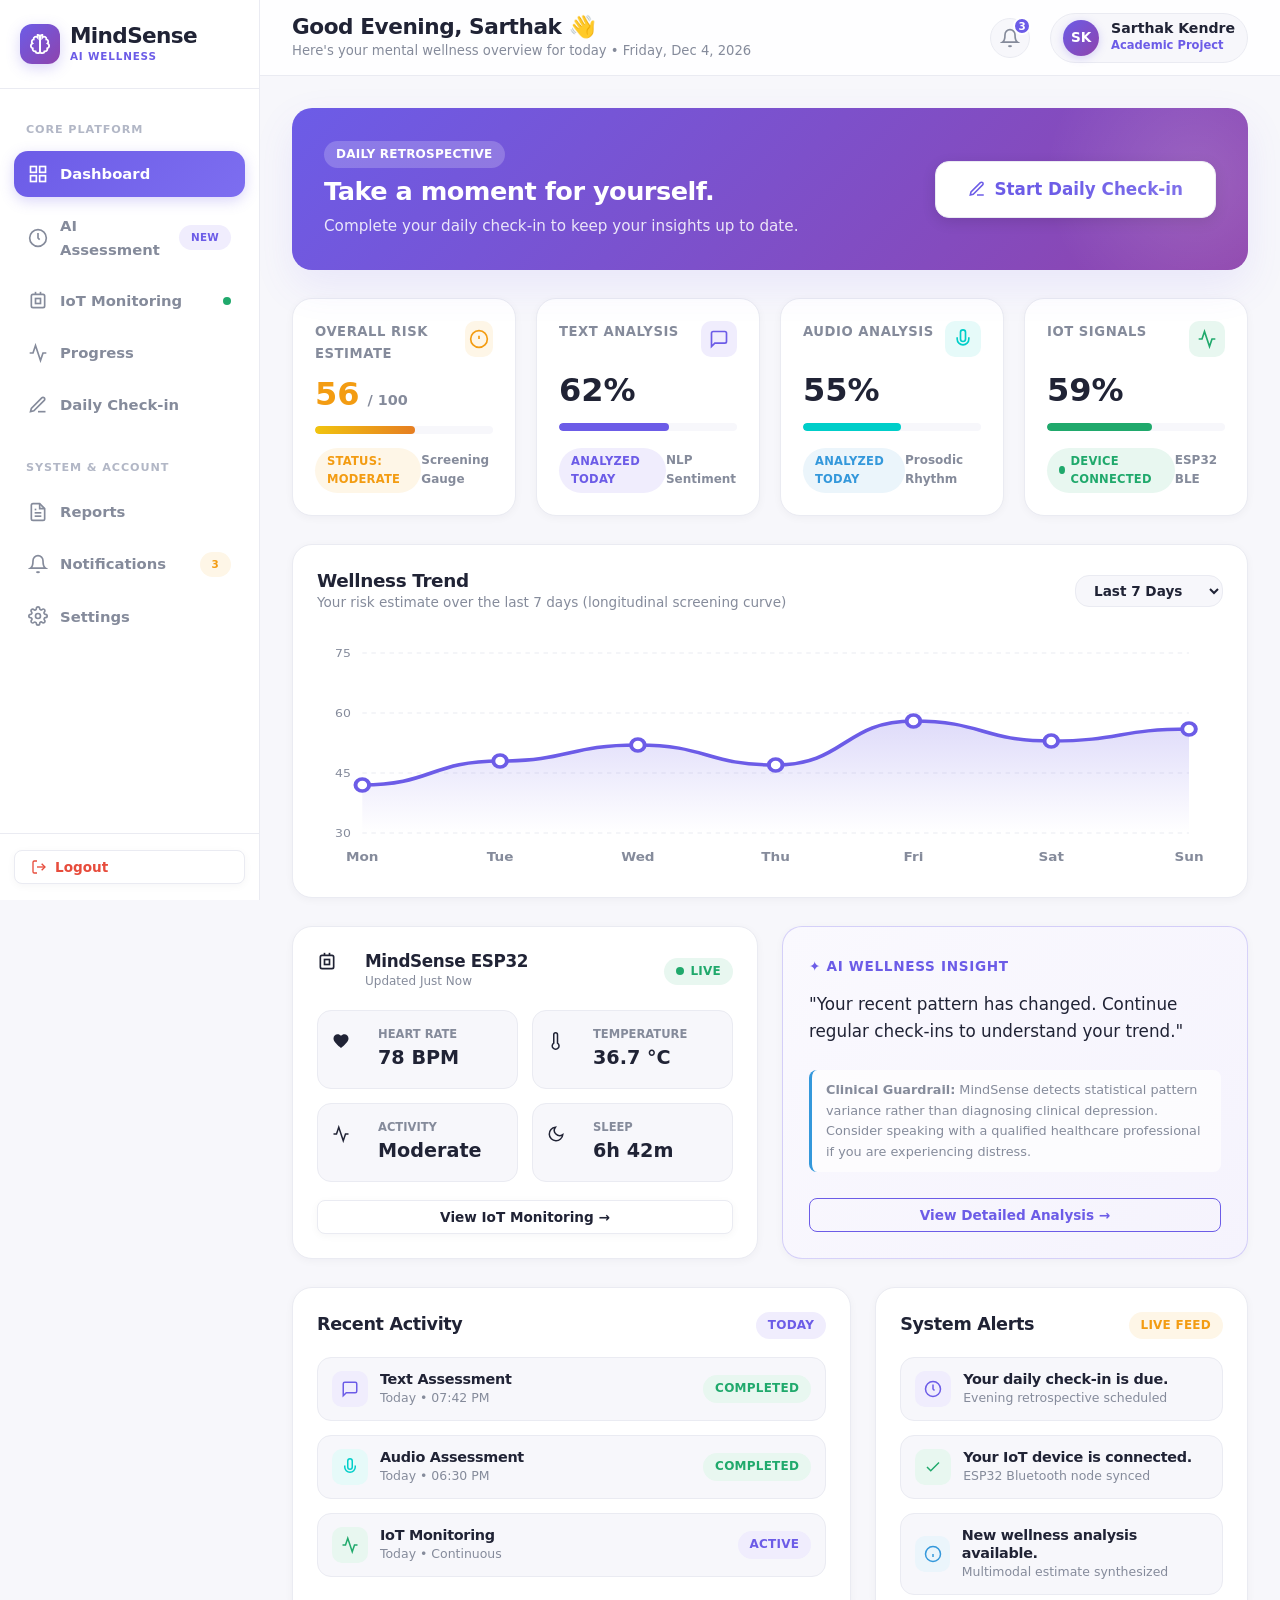
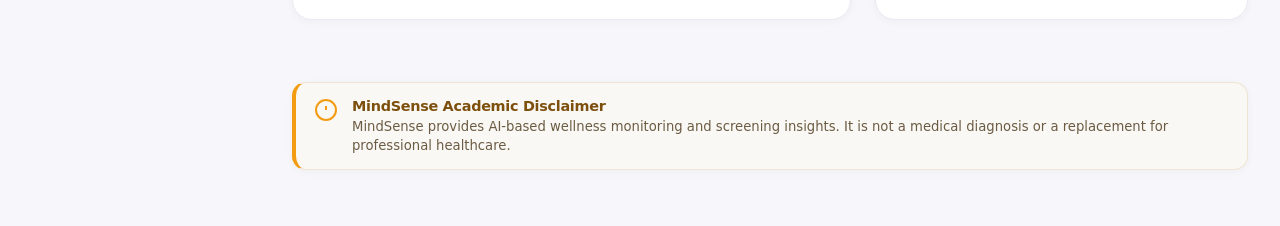
<file: dashboard.html>
<!DOCTYPE html>
<html lang="en">
<head>
  <meta charset="UTF-8">
  <meta name="viewport" content="width=device-width, initial-scale=1.0">
  <title>Dashboard — MindSense AI Wellness</title>
  <link rel="stylesheet" href="css/global.css">
  <link rel="stylesheet" href="css/dashboard.css">
</head>
<body>

  <div class="app-layout">
    <!-- Sidebar Overlay for Mobile View -->
    <div id="sidebar-overlay" class="sidebar-overlay"></div>

    <!-- ==================== LEFT SIDEBAR ==================== -->
    <aside id="main-sidebar" class="sidebar">
      <!-- Sidebar Header -->
      <div class="sidebar-header">
        <a href="index.html" class="brand-logo">
          <div class="brand-icon-box">
            <svg viewBox="0 0 24 24" fill="none" stroke="currentColor" stroke-width="2">
              <path d="M9.5 2A2.5 2.5 0 0 1 12 4.5v15a2.5 2.5 0 0 1-4.96.44 2.5 2.5 0 0 1-2.96-3.08 3 3 0 0 1-.34-5.58 2.5 2.5 0 0 1 1.32-4.24 2.5 2.5 0 0 1 4.44-2.04z"></path>
              <path d="M14.5 2A2.5 2.5 0 0 0 12 4.5v15a2.5 2.5 0 0 0 4.96.44 2.5 2.5 0 0 0 2.96-3.08 3 3 0 0 0 .34-5.58 2.5 2.5 0 0 0-1.32-4.24 2.5 2.5 0 0 0-4.44-2.04z"></path>
            </svg>
          </div>
          <div class="brand-text">
            <span class="brand-name">MindSense</span>
            <span class="brand-badge">AI Wellness</span>
          </div>
        </a>
      </div>

      <!-- Navigation Links Container -->
      <div class="sidebar-nav-container">
        <span class="sidebar-section-label">Core Platform</span>

        <!-- 1. Dashboard (Active) -->
        <a href="dashboard.html" class="nav-item active">
          <div class="nav-item-left">
            <svg viewBox="0 0 24 24" fill="none" stroke="currentColor" stroke-width="2"><rect x="3" y="3" width="7" height="7"/><rect x="14" y="3" width="7" height="7"/><rect x="14" y="14" width="7" height="7"/><rect x="3" y="14" width="7" height="7"/></svg>
            <span>Dashboard</span>
          </div>
        </a>

        <!-- 2. AI Assessment -->
        <a href="assessment.html" class="nav-item">
          <div class="nav-item-left">
            <svg viewBox="0 0 24 24" fill="none" stroke="currentColor" stroke-width="2"><circle cx="12" cy="12" r="10"/><polyline points="12 6 12 12 14 14"/></svg>
            <span>AI Assessment</span>
          </div>
          <span class="badge badge-primary" style="font-size: 0.65rem;">New</span>
        </a>

        <!-- 3. IoT Monitoring -->
        <a href="#iot-monitoring-section" class="nav-item" id="nav-iot-link">
          <div class="nav-item-left">
            <svg viewBox="0 0 24 24" fill="none" stroke="currentColor" stroke-width="2"><rect x="4" y="4" width="16" height="16" rx="2"/><rect x="9" y="9" width="6" height="6"/><line x1="9" y1="1" x2="9" y2="4"/><line x1="15" y1="1" x2="15" y2="4"/></svg>
            <span>IoT Monitoring</span>
          </div>
          <span class="pulse-dot" style="color: var(--success);" title="ESP32 Live"></span>
        </a>

        <!-- 4. Progress -->
        <a href="#trend-chart-section" class="nav-item">
          <div class="nav-item-left">
            <svg viewBox="0 0 24 24" fill="none" stroke="currentColor" stroke-width="2"><polyline points="22 12 18 12 15 21 9 3 6 12 2 12"/></svg>
            <span>Progress</span>
          </div>
        </a>

        <!-- 5. Daily Check-in -->
        <a href="assessment.html" class="nav-item">
          <div class="nav-item-left">
            <svg viewBox="0 0 24 24" fill="none" stroke="currentColor" stroke-width="2"><path d="M12 20h9"/><path d="M16.5 3.5a2.121 2.121 0 0 1 3 3L7 19l-4 1 1-4L16.5 3.5z"/></svg>
            <span>Daily Check-in</span>
          </div>
        </a>

        <span class="sidebar-section-label" style="margin-top: 14px;">System & Account</span>

        <!-- 6. Reports -->
        <a href="javascript:void(0)" class="nav-item" onclick="MindSenseToast.show('Longitudinal screening report PDF generated (Academic Demo)', 'info')">
          <div class="nav-item-left">
            <svg viewBox="0 0 24 24" fill="none" stroke="currentColor" stroke-width="2"><path d="M14 2H6a2 2 0 0 0-2 2v16a2 2 0 0 0 2 2h12a2 2 0 0 0 2-2V8z"/><polyline points="14 2 14 8 20 8"/><line x1="16" y1="13" x2="8" y2="13"/><line x1="16" y1="17" x2="8" y2="17"/><polyline points="10 9 9 9 8 9"/></svg>
            <span>Reports</span>
          </div>
        </a>

        <!-- 7. Notifications -->
        <a href="javascript:void(0)" class="nav-item" id="sidebar-notif-link" onclick="document.getElementById('notification-bell-trigger').click()">
          <div class="nav-item-left">
            <svg viewBox="0 0 24 24" fill="none" stroke="currentColor" stroke-width="2"><path d="M18 8A6 6 0 0 0 6 8c0 7-3 9-3 9h18s-3-2-3-9"/><path d="M13.73 21a2 2 0 0 1-3.46 0"/></svg>
            <span>Notifications</span>
          </div>
          <span class="badge badge-warning" style="font-size: 0.65rem;">3</span>
        </a>

        <!-- 8. Settings -->
        <a href="profile.html" class="nav-item">
          <div class="nav-item-left">
            <svg viewBox="0 0 24 24" fill="none" stroke="currentColor" stroke-width="2"><circle cx="12" cy="12" r="3"/><path d="M19.4 15a1.65 1.65 0 0 0 .33 1.82l.06.06a2 2 0 0 1 0 2.83 2 2 0 0 1-2.83 0l-.06-.06a1.65 1.65 0 0 0-1.82-.33 1.65 1.65 0 0 0-1 1.51V21a2 2 0 0 1-2 2 2 2 0 0 1-2-2v-.09A1.65 1.65 0 0 0 9 19.4a1.65 1.65 0 0 0-1.82.33l-.06.06a2 2 0 0 1-2.83 0 2 2 0 0 1 0-2.83l.06-.06a1.65 1.65 0 0 0 .33-1.82 1.65 1.65 0 0 0-1.51-1H3a2 2 0 0 1-2-2 2 2 0 0 1 2-2h.09A1.65 1.65 0 0 0 4.6 9a1.65 1.65 0 0 0-.33-1.82l-.06-.06a2 2 0 0 1 0-2.83 2 2 0 0 1 2.83 0l.06.06a1.65 1.65 0 0 0 1.82.33H9a1.65 1.65 0 0 0 1-1.51V3a2 2 0 0 1 2-2 2 2 0 0 1 2 2v.09a1.65 1.65 0 0 0 1 1.51 1.65 1.65 0 0 0 1.82-.33l.06-.06a2 2 0 0 1 2.83 0 2 2 0 0 1 0 2.83l-.06.06a1.65 1.65 0 0 0-.33 1.82V9a1.65 1.65 0 0 0 1.51 1H21a2 2 0 0 1 2 2 2 2 0 0 1-2 2h-.09a1.65 1.65 0 0 0-1.51 1z"/></svg>
            <span>Settings</span>
          </div>
        </a>
      </div>

      <!-- Sidebar Footer / Logout -->
      <div class="sidebar-footer">
        <button type="button" id="sidebar-logout-btn" class="btn btn-secondary btn-block btn-sm" style="color: var(--danger); justify-content: flex-start;">
          <svg viewBox="0 0 24 24" width="16" height="16" fill="none" stroke="currentColor" stroke-width="2"><path d="M9 21H5a2 2 0 0 1-2-2V5a2 2 0 0 1 2-2h4"/><polyline points="16 17 21 12 16 7"/><line x1="21" y1="12" x2="9" y2="12"/></svg>
          <span>Logout</span>
        </button>
      </div>
    </aside>

    <!-- ==================== MAIN CONTENT ==================== -->
    <div class="main-wrapper">
      <!-- Topbar Header -->
      <header class="topbar">
        <div class="topbar-left">
          <!-- Mobile Hamburger Toggle -->
          <button type="button" id="mobile-menu-toggle" class="menu-toggle-btn" aria-label="Toggle navigation menu">
            <svg viewBox="0 0 24 24" width="24" height="24" fill="none" stroke="currentColor" stroke-width="2"><line x1="3" y1="12" x2="21" y2="12"/><line x1="3" y1="6" x2="21" y2="6"/><line x1="3" y1="18" x2="21" y2="18"/></svg>
          </button>

          <div class="greeting-text">
            <h2 id="user-greeting-heading">Good Evening, Sarthak 👋</h2>
            <p>Here's your mental wellness overview for today • <span id="current-date-display">Wednesday, Sep 9, 2026</span></p>
          </div>
        </div>

        <div class="topbar-right">
          <!-- Notification Bell Trigger -->
          <div style="position: relative;">
            <button type="button" id="notification-bell-trigger" class="notification-bell-btn" aria-label="View notifications">
              <svg viewBox="0 0 24 24" width="20" height="20" fill="none" stroke="currentColor" stroke-width="2"><path d="M18 8A6 6 0 0 0 6 8c0 7-3 9-3 9h18s-3-2-3-9"/><path d="M13.73 21a2 2 0 0 1-3.46 0"/></svg>
              <span id="notif-badge-counter" class="notification-badge">3</span>
            </button>

            <!-- Notifications Dropdown -->
            <div id="notifications-dropdown-menu" class="notifications-dropdown">
              <div class="notif-header">
                <h5>Notifications</h5>
                <button type="button" id="mark-all-read-btn" class="btn-sm" style="color: var(--primary); font-size: 0.75rem;">Mark all as read</button>
              </div>
              <ul class="notif-list">
                <li class="notif-item">
                  <span class="notif-title">Your daily check-in is due.</span>
                  <span class="notif-msg">Complete your audio, text, and visual input to update screening metrics.</span>
                  <span class="notif-time">10 minutes ago</span>
                </li>
                <li class="notif-item">
                  <span class="notif-title">Your IoT device is connected.</span>
                  <span class="notif-msg">MindSense ESP32 biosensor node transmitting heart rate & skin temp.</span>
                  <span class="notif-time">1 hour ago</span>
                </li>
                <li class="notif-item">
                  <span class="notif-title">New wellness analysis available.</span>
                  <span class="notif-msg">Multimodal fusion weights computed for today's retrospective.</span>
                  <span class="notif-time">4 hours ago</span>
                </li>
              </ul>
            </div>
          </div>

          <!-- User Profile Chip -->
          <div class="user-profile-chip">
            <div id="user-avatar-initials" class="user-avatar-circle">SK</div>
            <div class="user-meta-info">
              <span id="user-name-display" class="user-display-name">Sarthak Kendre</span>
              <span class="user-role-badge">Academic Project</span>
            </div>
          </div>
        </div>
      </header>

      <!-- Dashboard Body Content -->
      <main class="dashboard-content">

        <!-- ==================== DASHBOARD WELCOME CARD ==================== -->
        <section class="welcome-banner">
          <div class="welcome-banner-text">
            <span class="badge" style="background: rgba(255, 255, 255, 0.2); color: #FFF; margin-bottom: 8px;">Daily Retrospective</span>
            <h3>Take a moment for yourself.</h3>
            <p>Complete your daily check-in to keep your insights up to date.</p>
          </div>
          <a href="assessment.html" class="btn btn-secondary btn-lg">
            <svg viewBox="0 0 24 24" width="18" height="18" fill="none" stroke="currentColor" stroke-width="2"><path d="M12 20h9"/><path d="M16.5 3.5a2.121 2.121 0 0 1 3 3L7 19l-4 1 1-4L16.5 3.5z"/></svg>
            Start Daily Check-in
          </a>
        </section>

        <!-- ==================== TODAY'S OVERVIEW (4 STAT CARDS) ==================== -->
        <section class="stats-overview-grid">
          <!-- Card 1: Overall Risk Estimate -->
          <div class="stat-card">
            <div class="stat-card-header">
              <span class="stat-title">Overall Risk Estimate</span>
              <div class="stat-icon-circle" style="background: var(--warning-bg); color: var(--warning);">
                <svg viewBox="0 0 24 24" width="20" height="20" fill="none" stroke="currentColor" stroke-width="2"><circle cx="12" cy="12" r="10"/><line x1="12" y1="8" x2="12" y2="12"/><line x1="12" y1="16" x2="12.01" y2="16"/></svg>
              </div>
            </div>
            <div class="stat-value-group">
              <span class="stat-large-num" style="color: var(--warning);">56</span>
              <span class="stat-unit">/ 100</span>
            </div>
            <div class="stat-bar-track">
              <div class="stat-bar-fill" style="width: 56%; background: linear-gradient(90deg, #F1C40F 0%, #E67E22 100%);"></div>
            </div>
            <div class="stat-footnote">
              <span class="badge badge-warning" style="font-size: 0.72rem;">Status: Moderate</span>
              <span style="font-size: 0.75rem; color: var(--text-muted);">Screening Gauge</span>
            </div>
          </div>

          <!-- Card 2: Text Analysis -->
          <div class="stat-card">
            <div class="stat-card-header">
              <span class="stat-title">Text Analysis</span>
              <div class="stat-icon-circle" style="background: var(--primary-light); color: var(--primary);">
                <svg viewBox="0 0 24 24" width="20" height="20" fill="none" stroke="currentColor" stroke-width="2"><path d="M21 15a2 2 0 0 1-2 2H7l-4 4V5a2 2 0 0 1 2-2h14a2 2 0 0 1 2 2z"/></svg>
              </div>
            </div>
            <div class="stat-value-group">
              <span class="stat-large-num">62%</span>
            </div>
            <div class="stat-bar-track">
              <div class="stat-bar-fill" style="width: 62%; background: var(--primary);"></div>
            </div>
            <div class="stat-footnote">
              <span class="badge badge-primary" style="font-size: 0.72rem;">Analyzed Today</span>
              <span style="font-size: 0.75rem; color: var(--text-muted);">NLP Sentiment</span>
            </div>
          </div>

          <!-- Card 3: Audio Analysis -->
          <div class="stat-card">
            <div class="stat-card-header">
              <span class="stat-title">Audio Analysis</span>
              <div class="stat-icon-circle" style="background: #E6FAF9; color: var(--secondary);">
                <svg viewBox="0 0 24 24" width="20" height="20" fill="none" stroke="currentColor" stroke-width="2"><path d="M12 1a3 3 0 0 0-3 3v8a3 3 0 0 0 6 0V4a3 3 0 0 0-3-3z"/><path d="M19 10v2a7 7 0 0 1-14 0v-2"/></svg>
              </div>
            </div>
            <div class="stat-value-group">
              <span class="stat-large-num">55%</span>
            </div>
            <div class="stat-bar-track">
              <div class="stat-bar-fill" style="width: 55%; background: var(--secondary);"></div>
            </div>
            <div class="stat-footnote">
              <span class="badge badge-info" style="font-size: 0.72rem;">Analyzed Today</span>
              <span style="font-size: 0.75rem; color: var(--text-muted);">Prosodic Rhythm</span>
            </div>
          </div>

          <!-- Card 4: IoT Signals -->
          <div class="stat-card">
            <div class="stat-card-header">
              <span class="stat-title">IoT Signals</span>
              <div class="stat-icon-circle" style="background: var(--success-bg); color: var(--success);">
                <svg viewBox="0 0 24 24" width="20" height="20" fill="none" stroke="currentColor" stroke-width="2"><path d="M22 12h-4l-3 9L9 3l-3 9H2"/></svg>
              </div>
            </div>
            <div class="stat-value-group">
              <span class="stat-large-num">59%</span>
            </div>
            <div class="stat-bar-track">
              <div class="stat-bar-fill" style="width: 59%; background: var(--success);"></div>
            </div>
            <div class="stat-footnote">
              <span class="badge badge-success" style="font-size: 0.72rem;">
                <span class="pulse-dot"></span> Device Connected
              </span>
              <span style="font-size: 0.75rem; color: var(--text-muted);">ESP32 BLE</span>
            </div>
          </div>
        </section>

        <!-- ==================== WELLNESS TREND (SVG LINE CHART) ==================== -->
        <section id="trend-chart-section" class="chart-section-card">
          <div class="chart-header-row">
            <div class="chart-title-area">
              <h4>Wellness Trend</h4>
              <p>Your risk estimate over the last 7 days (longitudinal screening curve)</p>
            </div>
            <!-- Dropdown Toggle -->
            <div>
              <select id="chart-period-select" class="chart-period-select">
                <option value="7" selected>Last 7 Days</option>
                <option value="30">Last 30 Days</option>
              </select>
            </div>
          </div>

          <!-- Responsive Pure SVG Line Chart -->
          <div id="svg-chart-container" class="svg-chart-container">
            <!-- Rendered dynamically by js/dashboard.js -->
          </div>
        </section>

        <!-- ==================== TWIN GRID: IOT MONITORING & AI WELLNESS INSIGHT ==================== -->
        <section class="dashboard-twin-grid">
          <!-- Left: IoT Monitoring Card -->
          <div id="iot-monitoring-section" class="iot-monitoring-card">
            <div class="iot-header-row">
              <div style="display: flex; align-items: center; gap: 10px;">
                <div class="iot-icon-box" style="width: 38px; height: 38px;">
                  <svg viewBox="0 0 24 24" width="20" height="20" fill="none" stroke="currentColor" stroke-width="2"><rect x="4" y="4" width="16" height="16" rx="2"/><rect x="9" y="9" width="6" height="6"/><line x1="9" y1="1" x2="9" y2="4"/><line x1="15" y1="1" x2="15" y2="4"/></svg>
                </div>
                <div>
                  <h4 style="font-size: 1.05rem;">MindSense ESP32</h4>
                  <p id="dash-iot-sync-time" style="font-size: 0.75rem; color: var(--text-muted);">Updated Just Now</p>
                </div>
              </div>
              <span class="badge badge-success">
                <span class="pulse-dot"></span> Live
              </span>
            </div>

            <!-- Sensor Telemetry Information -->
            <div class="iot-metrics-display-grid">
              <div class="iot-metric-box">
                <div class="iot-metric-icon heart" style="width: 34px; height: 34px;">
                  <svg viewBox="0 0 24 24" width="18" height="18" fill="currentColor"><path d="M12 21.35l-1.45-1.32C5.4 15.36 2 12.28 2 8.5 2 5.42 4.42 3 7.5 3c1.74 0 3.41.81 4.5 2.09C13.09 3.81 14.76 3 16.5 3 19.58 3 22 5.42 22 8.5c0 3.78-3.4 6.86-8.55 11.54L12 21.35z"/></svg>
                </div>
                <div class="iot-box-text">
                  <span class="iot-box-label">Heart Rate</span>
                  <span id="dash-iot-hr" class="iot-box-val">78 BPM</span>
                </div>
              </div>

              <div class="iot-metric-box">
                <div class="iot-metric-icon temp" style="width: 34px; height: 34px;">
                  <svg viewBox="0 0 24 24" width="18" height="18" fill="none" stroke="currentColor" stroke-width="2"><path d="M14 14.76V3.5a2.5 2.5 0 0 0-5 0v11.26a4.5 4.5 0 1 0 5 0z"/></svg>
                </div>
                <div class="iot-box-text">
                  <span class="iot-box-label">Temperature</span>
                  <span id="dash-iot-temp" class="iot-box-val">36.7 °C</span>
                </div>
              </div>

              <div class="iot-metric-box">
                <div class="iot-metric-icon activity" style="width: 34px; height: 34px;">
                  <svg viewBox="0 0 24 24" width="18" height="18" fill="none" stroke="currentColor" stroke-width="2"><polyline points="22 12 18 12 15 21 9 3 6 12 2 12"/></svg>
                </div>
                <div class="iot-box-text">
                  <span class="iot-box-label">Activity</span>
                  <span id="dash-iot-activity" class="iot-box-val">Moderate</span>
                </div>
              </div>

              <div class="iot-metric-box">
                <div class="iot-metric-icon sleep" style="width: 34px; height: 34px;">
                  <svg viewBox="0 0 24 24" width="18" height="18" fill="none" stroke="currentColor" stroke-width="2"><path d="M21 12.79A9 9 0 1 1 11.21 3 7 7 0 0 0 21 12.79z"/></svg>
                </div>
                <div class="iot-box-text">
                  <span class="iot-box-label">Sleep</span>
                  <span id="dash-iot-sleep" class="iot-box-val">6h 42m</span>
                </div>
              </div>
            </div>

            <div>
              <button type="button" id="view-iot-details-btn" class="btn btn-secondary btn-block btn-sm">
                View IoT Monitoring →
              </button>
            </div>
          </div>

          <!-- Right: AI Wellness Insight Card -->
          <div class="ai-insight-card">
            <div>
              <div class="insight-badge">
                <span>✦ AI Wellness Insight</span>
              </div>
              <p class="insight-text-content" style="margin-top: 12px;">
                "Your recent pattern has changed. Continue regular check-ins to understand your trend."
              </p>
            </div>

            <div class="insight-ethical-note">
              <strong>Clinical Guardrail:</strong> MindSense detects statistical pattern variance rather than diagnosing clinical depression. Consider speaking with a qualified healthcare professional if you are experiencing distress.
            </div>

            <div>
              <button type="button" id="view-insight-details-btn" class="btn btn-outline btn-block btn-sm">
                View Detailed Analysis →
              </button>
            </div>
          </div>
        </section>

        <!-- ==================== BOTTOM GRID: RECENT ACTIVITY & NOTIFICATIONS ==================== -->
        <section class="dashboard-bottom-grid">
          <!-- Recent Activity -->
          <div class="activity-feed-card">
            <div class="panel-header">
              <h4>Recent Activity</h4>
              <span class="badge badge-primary">Today</span>
            </div>

            <ul class="activity-list-feed">
              <!-- Item 1: Text -->
              <li class="activity-item">
                <div class="activity-left">
                  <div class="activity-icon">
                    <svg viewBox="0 0 24 24" width="18" height="18" fill="none" stroke="currentColor" stroke-width="2"><path d="M21 15a2 2 0 0 1-2 2H7l-4 4V5a2 2 0 0 1 2-2h14a2 2 0 0 1 2 2z"/></svg>
                  </div>
                  <div class="activity-meta">
                    <h5>Text Assessment</h5>
                    <p>Today • 07:42 PM</p>
                  </div>
                </div>
                <span class="badge badge-success">Completed</span>
              </li>

              <!-- Item 2: Audio -->
              <li class="activity-item">
                <div class="activity-left">
                  <div class="activity-icon" style="background: #E6FAF9; color: var(--secondary);">
                    <svg viewBox="0 0 24 24" width="18" height="18" fill="none" stroke="currentColor" stroke-width="2"><path d="M12 1a3 3 0 0 0-3 3v8a3 3 0 0 0 6 0V4a3 3 0 0 0-3-3z"/><path d="M19 10v2a7 7 0 0 1-14 0v-2"/></svg>
                  </div>
                  <div class="activity-meta">
                    <h5>Audio Assessment</h5>
                    <p>Today • 06:30 PM</p>
                  </div>
                </div>
                <span class="badge badge-success">Completed</span>
              </li>

              <!-- Item 3: IoT -->
              <li class="activity-item">
                <div class="activity-left">
                  <div class="activity-icon" style="background: var(--success-bg); color: var(--success);">
                    <svg viewBox="0 0 24 24" width="18" height="18" fill="none" stroke="currentColor" stroke-width="2"><path d="M22 12h-4l-3 9L9 3l-3 9H2"/></svg>
                  </div>
                  <div class="activity-meta">
                    <h5>IoT Monitoring</h5>
                    <p>Today • Continuous</p>
                  </div>
                </div>
                <span class="badge badge-primary">Active</span>
              </li>
            </ul>
          </div>

          <!-- Notifications Panel Preview -->
          <div class="notifications-panel-card">
            <div class="panel-header">
              <h4>System Alerts</h4>
              <span class="badge badge-warning">Live Feed</span>
            </div>

            <ul class="activity-list-feed">
              <li class="activity-item">
                <div class="activity-left">
                  <div class="activity-icon" style="background: var(--primary-light); color: var(--primary);">
                    <svg viewBox="0 0 24 24" width="18" height="18" fill="none" stroke="currentColor" stroke-width="2"><circle cx="12" cy="12" r="10"/><polyline points="12 6 12 12 14 14"/></svg>
                  </div>
                  <div class="activity-meta">
                    <h5>Your daily check-in is due.</h5>
                    <p>Evening retrospective scheduled</p>
                  </div>
                </div>
              </li>

              <li class="activity-item">
                <div class="activity-left">
                  <div class="activity-icon" style="background: var(--success-bg); color: var(--success);">
                    <svg viewBox="0 0 24 24" width="18" height="18" fill="none" stroke="currentColor" stroke-width="2"><polyline points="20 6 9 17 4 12"/></svg>
                  </div>
                  <div class="activity-meta">
                    <h5>Your IoT device is connected.</h5>
                    <p>ESP32 Bluetooth node synced</p>
                  </div>
                </div>
              </li>

              <li class="activity-item">
                <div class="activity-left">
                  <div class="activity-icon" style="background: #EBF5FB; color: var(--info);">
                    <svg viewBox="0 0 24 24" width="18" height="18" fill="none" stroke="currentColor" stroke-width="2"><circle cx="12" cy="12" r="10"/><line x1="12" y1="16" x2="12" y2="12"/><line x1="12" y1="8" x2="12.01" y2="8"/></svg>
                  </div>
                  <div class="activity-meta">
                    <h5>New wellness analysis available.</h5>
                    <p>Multimodal estimate synthesized</p>
                  </div>
                </div>
              </li>
            </ul>
          </div>
        </section>

        <!-- ==================== ACADEMIC & CLINICAL DISCLAIMER ==================== -->
        <footer style="margin-top: 10px;">
          <div class="academic-disclaimer">
            <svg class="academic-disclaimer-icon" viewBox="0 0 24 24" fill="none" stroke="currentColor" stroke-width="2">
              <circle cx="12" cy="12" r="10"/><line x1="12" y1="8" x2="12" y2="12"/><line x1="12" y1="16" x2="12.01" y2="16"/>
            </svg>
            <div class="academic-disclaimer-content">
              <h5>MindSense Academic Disclaimer</h5>
              <p>MindSense provides AI-based wellness monitoring and screening insights. It is not a medical diagnosis or a replacement for professional healthcare.</p>
            </div>
          </div>
        </footer>

      </main>
    </div>
  </div>

  <!-- ==================== MODALS ==================== -->

  <!-- Modal 1: ESP32 IoT Diagnostics -->
  <div id="iot-details-modal" class="mindsense-modal-backdrop">
    <div class="mindsense-modal">
      <button type="button" id="close-iot-modal-btn" class="modal-close-btn" aria-label="Close dialog">✕</button>
      <div style="display: flex; align-items: center; gap: 12px; margin-bottom: 16px;">
        <div class="brand-icon-box" style="width: 38px; height: 38px;">
          <svg viewBox="0 0 24 24" width="20" height="20" fill="none" stroke="currentColor" stroke-width="2"><rect x="4" y="4" width="16" height="16" rx="2"/><rect x="9" y="9" width="6" height="6"/></svg>
        </div>
        <div>
          <h3 style="font-size: 1.25rem;">ESP32 Biosensor Diagnostics</h3>
          <p style="font-size: 0.8rem; color: var(--text-muted);">Hardware Node Telemetry Channel</p>
        </div>
      </div>

      <div style="display: flex; flex-direction: column; gap: 10px; margin: 20px 0;">
        <div class="spec-item">
          <span class="spec-label">Device MAC Identifier:</span>
          <span class="spec-value" style="font-family: var(--font-mono);">24:6F:28:B4:8C:92</span>
        </div>
        <div class="spec-item">
          <span class="spec-label">Firmware Version:</span>
          <span class="spec-value">v2.4.1-ble (FreeRTOS)</span>
        </div>
        <div class="spec-item">
          <span class="spec-label">Battery Level:</span>
          <span class="spec-value" style="color: var(--success);">92% (Li-Po 3.7V)</span>
        </div>
        <div class="spec-item">
          <span class="spec-label">BLE Signal Strength (RSSI):</span>
          <span class="spec-value">-58 dBm (Optimal)</span>
        </div>
        <div class="spec-item">
          <span class="spec-label">PPG Sensor Sampling Rate:</span>
          <span class="spec-value">50 Hz Continuous</span>
        </div>
        <div class="spec-item">
          <span class="spec-label">Packet Drop Rate:</span>
          <span class="spec-value">0.02%</span>
        </div>
      </div>

      <button type="button" class="btn btn-primary btn-block btn-sm" onclick="document.getElementById('iot-details-modal').classList.remove('active'); MindSenseToast.show('ESP32 telemetry verified', 'success');">
        Close Diagnostics
      </button>
    </div>
  </div>

  <!-- Modal 2: Detailed AI Wellness Analysis Breakdown -->
  <div id="ai-insight-modal" class="mindsense-modal-backdrop">
    <div class="mindsense-modal">
      <button type="button" id="close-insight-modal-btn" class="modal-close-btn" aria-label="Close dialog">✕</button>
      <div style="display: flex; align-items: center; gap: 12px; margin-bottom: 16px;">
        <div class="brand-icon-box" style="width: 38px; height: 38px;">
          <svg viewBox="0 0 24 24" width="20" height="20" fill="none" stroke="currentColor" stroke-width="2"><circle cx="12" cy="12" r="10"/><path d="M12 2a14.5 14.5 0 0 0 0 20 14.5 14.5 0 0 0 0-20"/></svg>
        </div>
        <div>
          <h3 style="font-size: 1.25rem;">Multimodal Feature Weights</h3>
          <p style="font-size: 0.8rem; color: var(--text-muted);">Longitudinal Cross-Modal Screening Breakdown</p>
        </div>
      </div>

      <div style="display: flex; flex-direction: column; gap: 12px; margin: 20px 0;">
        <div>
          <div style="display:flex; justify-content:space-between; font-size:0.85rem; font-weight:600; margin-bottom:4px;">
            <span>Text Sentiment & Semantics</span>
            <span>62%</span>
          </div>
          <div class="stat-bar-track"><div class="stat-bar-fill" style="width:62%; background:var(--primary);"></div></div>
        </div>

        <div>
          <div style="display:flex; justify-content:space-between; font-size:0.85rem; font-weight:600; margin-bottom:4px;">
            <span>Acoustic Pitch & Speech Rate</span>
            <span>55%</span>
          </div>
          <div class="stat-bar-track"><div class="stat-bar-fill" style="width:55%; background:var(--secondary);"></div></div>
        </div>

        <div>
          <div style="display:flex; justify-content:space-between; font-size:0.85rem; font-weight:600; margin-bottom:4px;">
            <span>Visual Affect & Micro-Expressions</span>
            <span>48%</span>
          </div>
          <div class="stat-bar-track"><div class="stat-bar-fill" style="width:48%; background:var(--info);"></div></div>
        </div>

        <div>
          <div style="display:flex; justify-content:space-between; font-size:0.85rem; font-weight:600; margin-bottom:4px;">
            <span>IoT Autonomic & Sleep Telemetry</span>
            <span>59%</span>
          </div>
          <div class="stat-bar-track"><div class="stat-bar-fill" style="width:59%; background:var(--success);"></div></div>
        </div>
      </div>

      <div class="academic-disclaimer" style="margin: 16px 0 20px;">
        <svg class="academic-disclaimer-icon" viewBox="0 0 24 24" fill="none" stroke="currentColor" stroke-width="2"><circle cx="12" cy="12" r="10"/><line x1="12" y1="8" x2="12" y2="12"/></svg>
        <div class="academic-disclaimer-content">
          <h5>Screening Reminder</h5>
          <p>These sub-scores reflect statistical feature variations. They do not constitute diagnostic criteria.</p>
        </div>
      </div>

      <button type="button" class="btn btn-primary btn-block btn-sm" onclick="document.getElementById('ai-insight-modal').classList.remove('active');">
        Dismiss Breakdown
      </button>
    </div>
  </div>

  <!-- Shared App Scripts -->
  <script src="js/app.js"></script>
  <script src="js/dashboard.js"></script>
</body>
</html>
</file>
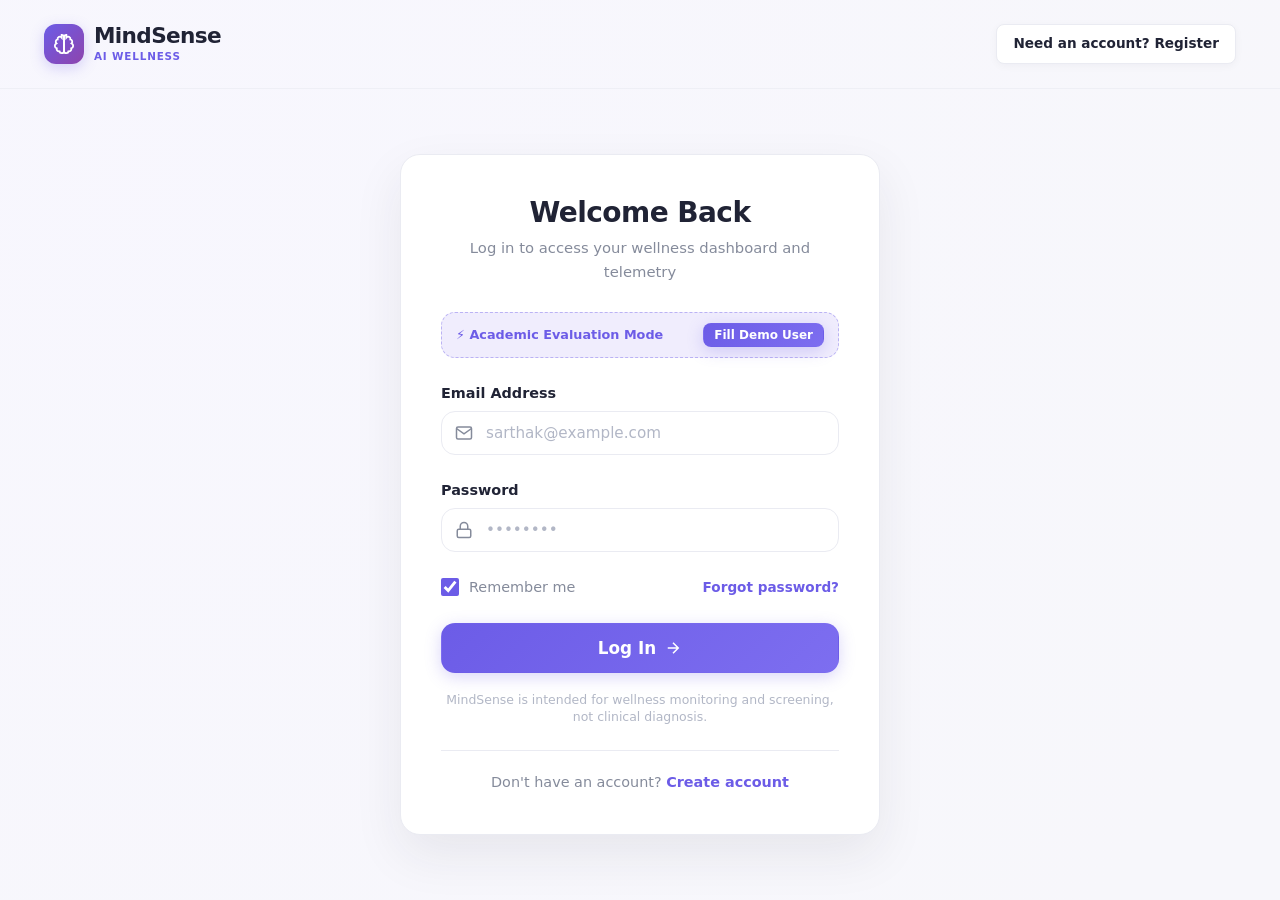
<file: login.html>
<!DOCTYPE html>
<html lang="en">
<head>
  <meta charset="UTF-8">
  <meta name="viewport" content="width=device-width, initial-scale=1.0">
  <title>Login — MindSense AI Wellness</title>
  <link rel="stylesheet" href="css/global.css">
  <link rel="stylesheet" href="css/auth.css">
</head>
<body class="auth-page">

  <!-- Header with Brand Logo -->
  <header class="auth-header">
    <div class="container" style="display: flex; justify-content: space-between; align-items: center;">
      <a href="index.html" class="brand-logo">
        <div class="brand-icon-box">
          <svg viewBox="0 0 24 24" fill="none" stroke="currentColor" stroke-width="2">
            <path d="M9.5 2A2.5 2.5 0 0 1 12 4.5v15a2.5 2.5 0 0 1-4.96.44 2.5 2.5 0 0 1-2.96-3.08 3 3 0 0 1-.34-5.58 2.5 2.5 0 0 1 1.32-4.24 2.5 2.5 0 0 1 4.44-2.04z"></path>
            <path d="M14.5 2A2.5 2.5 0 0 0 12 4.5v15a2.5 2.5 0 0 0 4.96.44 2.5 2.5 0 0 0 2.96-3.08 3 3 0 0 0 .34-5.58 2.5 2.5 0 0 0-1.32-4.24 2.5 2.5 0 0 0-4.44-2.04z"></path>
          </svg>
        </div>
        <div class="brand-text">
          <span class="brand-name">MindSense</span>
          <span class="brand-badge">AI Wellness</span>
        </div>
      </a>
      <a href="register.html" class="btn btn-secondary btn-sm">Need an account? Register</a>
    </div>
  </header>

  <!-- Login Card Container -->
  <main class="auth-container">
    <div class="auth-card">
      <div class="auth-title-block">
        <h2>Welcome Back</h2>
        <p>Log in to access your wellness dashboard and telemetry</p>
      </div>

      <!-- Quick Demo Login Helper for Reviewers -->
      <div class="demo-fill-banner">
        <div class="demo-fill-text">
          <span>⚡ Academic Evaluation Mode</span>
        </div>
        <button type="button" id="fill-login-demo-btn" class="btn btn-primary btn-sm" style="padding: 4px 10px; font-size: 0.75rem;">
          Fill Demo User
        </button>
      </div>

      <!-- Login Form -->
      <form id="login-form" novalidate>
        <!-- Email -->
        <div class="form-group">
          <label for="login-email" class="form-label">Email Address</label>
          <div class="input-icon-wrapper">
            <svg viewBox="0 0 24 24" fill="none" stroke="currentColor" stroke-width="2"><path d="M4 4h16c1.1 0 2 .9 2 2v12c0 1.1-.9 2-2 2H4c-1.1 0-2-.9-2-2V6c0-1.1.9-2 2-2z"/><polyline points="22,6 12,13 2,6"/></svg>
            <input type="email" id="login-email" class="form-control" placeholder="sarthak@example.com" required autocomplete="email">
          </div>
          <span class="form-error">Please enter your email</span>
        </div>

        <!-- Password -->
        <div class="form-group">
          <label for="login-password" class="form-label">Password</label>
          <div class="input-icon-wrapper">
            <svg viewBox="0 0 24 24" fill="none" stroke="currentColor" stroke-width="2"><rect x="3" y="11" width="18" height="11" rx="2" ry="2"/><path d="M7 11V7a5 5 0 0 1 10 0v4"/></svg>
            <input type="password" id="login-password" class="form-control" placeholder="••••••••" required autocomplete="current-password">
          </div>
          <span class="form-error">Please enter your password</span>
        </div>

        <!-- Options: Remember Me & Forgot Password -->
        <div class="auth-meta-row">
          <label class="checkbox-label">
            <input type="checkbox" id="login-remember" checked>
            <span>Remember me</span>
          </label>
          <a href="#" id="forgot-password-link" style="font-size: 0.85rem; font-weight: 600;">Forgot password?</a>
        </div>

        <!-- Submit Button -->
        <button type="submit" class="btn btn-primary btn-block btn-lg">
          Log In
          <svg viewBox="0 0 24 24" width="18" height="18" fill="none" stroke="currentColor" stroke-width="2"><path d="M5 12h14M12 5l7 7-7 7"/></svg>
        </button>

        <p class="auth-legal-text">
          MindSense is intended for wellness monitoring and screening, not clinical diagnosis.
        </p>

        <!-- Register Switch -->
        <div class="auth-footer-links">
          Don't have an account? <a href="register.html">Create account</a>
        </div>
      </form>
    </div>
  </main>

  <script src="js/app.js"></script>
  <script src="js/auth.js"></script>
</body>
</html>
</file>
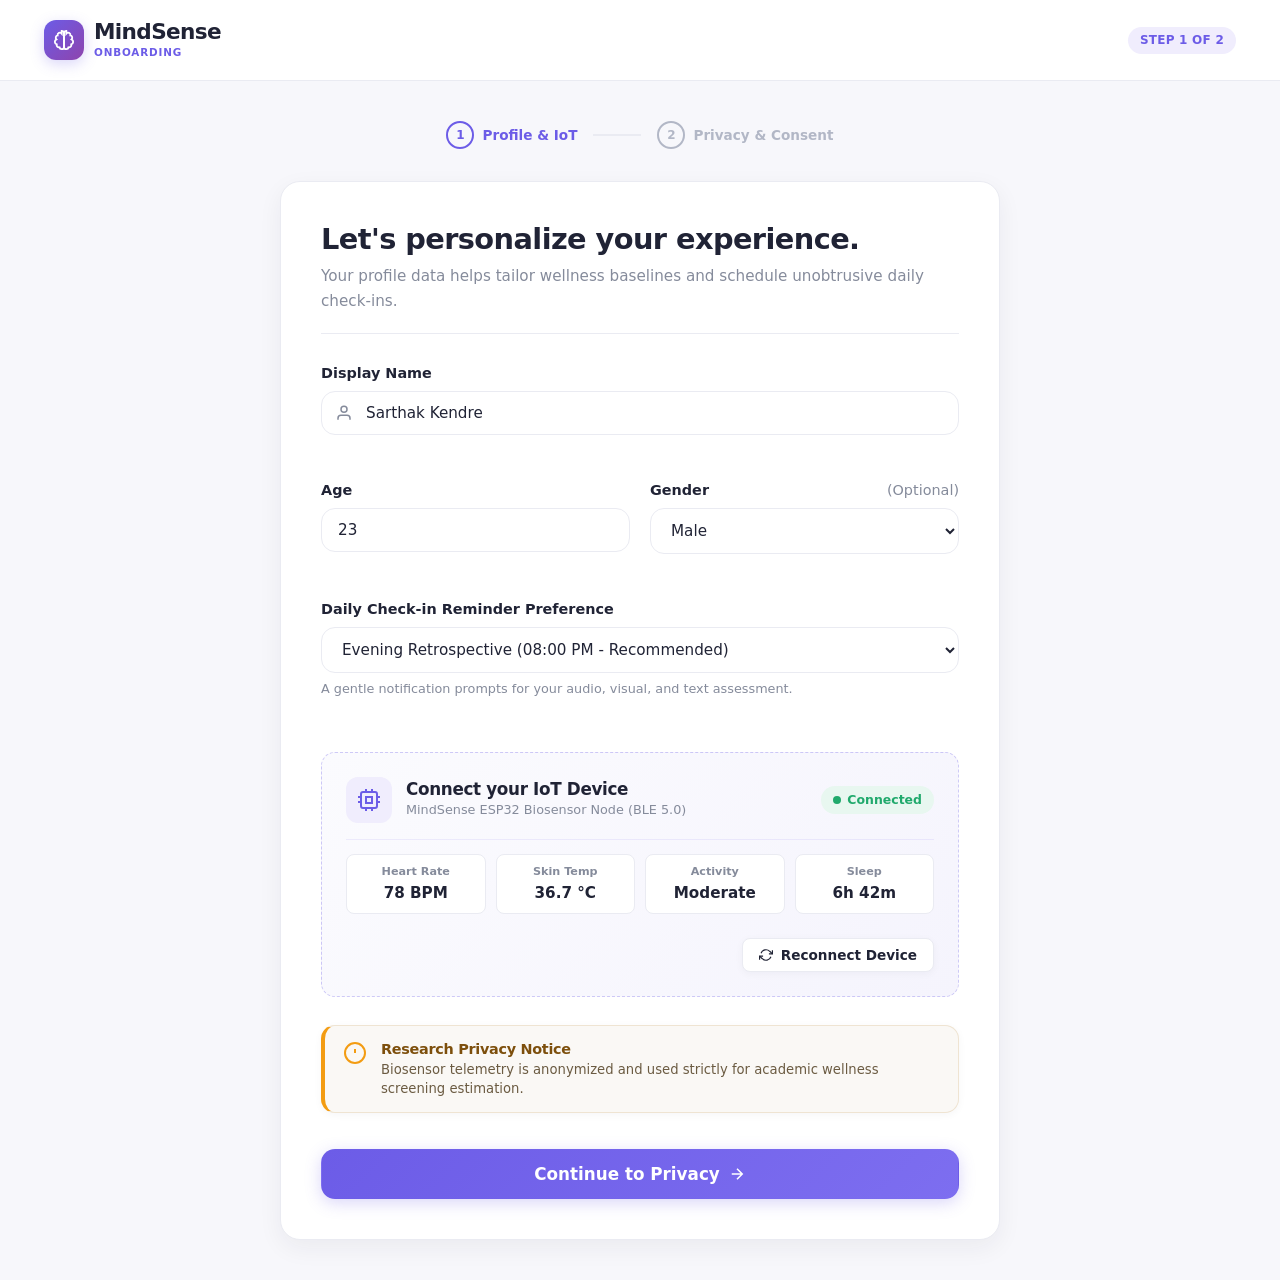
<file: profile.html>
<!DOCTYPE html>
<html lang="en">
<head>
  <meta charset="UTF-8">
  <meta name="viewport" content="width=device-width, initial-scale=1.0">
  <title>Profile Setup — MindSense AI Wellness</title>
  <link rel="stylesheet" href="css/global.css">
  <link rel="stylesheet" href="css/onboarding.css">
</head>
<body class="onboarding-page">

  <!-- Header -->
  <header style="padding: 20px 0; border-bottom: 1px solid var(--border-color); background: #FFF;">
    <div class="container" style="display: flex; justify-content: space-between; align-items: center;">
      <a href="index.html" class="brand-logo">
        <div class="brand-icon-box">
          <svg viewBox="0 0 24 24" fill="none" stroke="currentColor" stroke-width="2">
            <path d="M9.5 2A2.5 2.5 0 0 1 12 4.5v15a2.5 2.5 0 0 1-4.96.44 2.5 2.5 0 0 1-2.96-3.08 3 3 0 0 1-.34-5.58 2.5 2.5 0 0 1 1.32-4.24 2.5 2.5 0 0 1 4.44-2.04z"></path>
            <path d="M14.5 2A2.5 2.5 0 0 0 12 4.5v15a2.5 2.5 0 0 0 4.96.44 2.5 2.5 0 0 0 2.96-3.08 3 3 0 0 0 .34-5.58 2.5 2.5 0 0 0-1.32-4.24 2.5 2.5 0 0 0-4.44-2.04z"></path>
          </svg>
        </div>
        <div class="brand-text">
          <span class="brand-name">MindSense</span>
          <span class="brand-badge">Onboarding</span>
        </div>
      </a>
      <span class="badge badge-primary">Step 1 of 2</span>
    </div>
  </header>

  <!-- Main Container -->
  <main class="onboarding-container">
    <!-- Stepper indicator -->
    <div class="onboarding-progress-bar">
      <div class="progress-step active">
        <div class="step-circle">1</div>
        <span>Profile & IoT</span>
      </div>
      <div class="step-divider"></div>
      <div class="progress-step">
        <div class="step-circle">2</div>
        <span>Privacy & Consent</span>
      </div>
    </div>

    <div class="onboarding-card">
      <div class="onboarding-header">
        <h2>Let's personalize your experience.</h2>
        <p>Your profile data helps tailor wellness baselines and schedule unobtrusive daily check-ins.</p>
      </div>

      <form id="profile-setup-form">
        <!-- Grid for inputs -->
        <div style="display: grid; grid-template-columns: 1fr 1fr; gap: 20px;">
          <!-- Display Name -->
          <div class="form-group" style="grid-column: 1 / -1;">
            <label for="profile-name" class="form-label">Display Name</label>
            <div class="input-icon-wrapper">
              <svg viewBox="0 0 24 24" fill="none" stroke="currentColor" stroke-width="2"><path d="M20 21v-2a4 4 0 0 0-4-4H8a4 4 0 0 0-4 4v2"/><circle cx="12" cy="7" r="4"/></svg>
              <input type="text" id="profile-name" class="form-control" placeholder="e.g. Sarthak Kendre" value="Sarthak Kendre" required>
            </div>
          </div>

          <!-- Age -->
          <div class="form-group">
            <label for="profile-age" class="form-label">Age</label>
            <input type="number" id="profile-age" class="form-control" placeholder="e.g. 23" min="15" max="100" value="23" required>
          </div>

          <!-- Gender (Optional) -->
          <div class="form-group">
            <label for="profile-gender" class="form-label">Gender <span style="font-weight: 400; color: var(--text-muted);">(Optional)</span></label>
            <select id="profile-gender" class="form-control">
              <option value="Male" selected>Male</option>
              <option value="Female">Female</option>
              <option value="Non-Binary">Non-Binary</option>
              <option value="Prefer not to say">Prefer not to say</option>
            </select>
          </div>

          <!-- Daily Reminder Preference -->
          <div class="form-group" style="grid-column: 1 / -1;">
            <label for="profile-reminder" class="form-label">Daily Check-in Reminder Preference</label>
            <select id="profile-reminder" class="form-control">
              <option value="09:00">Morning Check-in (09:00 AM)</option>
              <option value="14:00">Mid-day Reflection (02:00 PM)</option>
              <option value="20:00" selected>Evening Retrospective (08:00 PM - Recommended)</option>
              <option value="none">No reminder (Manual only)</option>
            </select>
            <span class="form-hint">A gentle notification prompts for your audio, visual, and text assessment.</span>
          </div>
        </div>

        <!-- ==================== IOT SECTION ==================== -->
        <div class="iot-pairing-box">
          <div class="iot-pairing-header">
            <div class="iot-pairing-info">
              <div class="iot-icon-box">
                <!-- Microcontroller / Chip Icon -->
                <svg viewBox="0 0 24 24" fill="none" stroke="currentColor" stroke-width="2">
                  <rect x="4" y="4" width="16" height="16" rx="2"></rect>
                  <rect x="9" y="9" width="6" height="6"></rect>
                  <line x1="9" y1="1" x2="9" y2="4"></line>
                  <line x1="15" y1="1" x2="15" y2="4"></line>
                  <line x1="9" y1="20" x2="9" y2="23"></line>
                  <line x1="15" y1="20" x2="15" y2="23"></line>
                  <line x1="20" y1="9" x2="23" y2="9"></line>
                  <line x1="20" y1="14" x2="23" y2="14"></line>
                  <line x1="1" y1="9" x2="4" y2="9"></line>
                  <line x1="1" y1="14" x2="4" y2="14"></line>
                </svg>
              </div>
              <div class="iot-device-details">
                <h4>Connect your IoT Device</h4>
                <p id="iot-subtext">MindSense ESP32 Biosensor Node (BLE 5.0)</p>
              </div>
            </div>

            <!-- Connection Status Badge -->
            <div id="iot-status-badge" class="iot-status-indicator iot-status-connected">
              <span class="pulse-dot"></span>
              <span id="iot-status-label">Connected</span>
            </div>
          </div>

          <!-- Simulated Telemetry Preview -->
          <div class="iot-telemetry-preview">
            <div class="telemetry-mini-stat">
              <div class="telemetry-mini-label">Heart Rate</div>
              <div class="telemetry-mini-val" id="mini-stat-hr">78 BPM</div>
            </div>
            <div class="telemetry-mini-stat">
              <div class="telemetry-mini-label">Skin Temp</div>
              <div class="telemetry-mini-val" id="mini-stat-temp">36.7 °C</div>
            </div>
            <div class="telemetry-mini-stat">
              <div class="telemetry-mini-label">Activity</div>
              <div class="telemetry-mini-val" id="mini-stat-act">Moderate</div>
            </div>
            <div class="telemetry-mini-stat">
              <div class="telemetry-mini-label">Sleep</div>
              <div class="telemetry-mini-val" id="mini-stat-sleep">6h 42m</div>
            </div>
          </div>

          <!-- Connection Toggle Button -->
          <div style="display: flex; justify-content: flex-end; margin-top: 8px;">
            <button type="button" id="toggle-iot-btn" class="btn btn-secondary btn-sm">
              <svg viewBox="0 0 24 24" width="14" height="14" fill="none" stroke="currentColor" stroke-width="2"><polyline points="23 4 23 10 17 10"/><polyline points="1 20 1 14 7 14"/><path d="M3.51 9a9 9 0 0 1 14.85-3.36L23 10M1 14l4.64 4.36A9 9 0 0 0 20.49 15"/></svg>
              Reconnect Device
            </button>
          </div>
        </div>

        <!-- Academic Disclaimer Warning -->
        <div class="academic-disclaimer" style="margin: 20px 0;">
          <svg class="academic-disclaimer-icon" viewBox="0 0 24 24" fill="none" stroke="currentColor" stroke-width="2">
            <circle cx="12" cy="12" r="10"/><line x1="12" y1="8" x2="12" y2="12"/><line x1="12" y1="16" x2="12.01" y2="16"/>
          </svg>
          <div class="academic-disclaimer-content">
            <h5>Research Privacy Notice</h5>
            <p>Biosensor telemetry is anonymized and used strictly for academic wellness screening estimation.</p>
          </div>
        </div>

        <!-- Continue Button -->
        <button type="submit" class="btn btn-primary btn-block btn-lg" style="margin-top: 16px;">
          Continue to Privacy
          <svg viewBox="0 0 24 24" width="18" height="18" fill="none" stroke="currentColor" stroke-width="2"><path d="M5 12h14M12 5l7 7-7 7"/></svg>
        </button>
      </form>
    </div>
  </main>

  <script src="js/app.js"></script>
  <script>
    document.addEventListener('DOMContentLoaded', () => {
      // Pre-fill existing profile if available
      const storedProfile = MindSenseState.get(STORAGE_KEYS.PROFILE);
      const storedUser = MindSenseState.get(STORAGE_KEYS.USER);

      if (storedProfile) {
        if (storedProfile.displayName) document.getElementById('profile-name').value = storedProfile.displayName;
        if (storedProfile.age) document.getElementById('profile-age').value = storedProfile.age;
        if (storedProfile.gender) document.getElementById('profile-gender').value = storedProfile.gender;
        if (storedProfile.dailyReminder) document.getElementById('profile-reminder').value = storedProfile.dailyReminder;
      } else if (storedUser && storedUser.fullName) {
        document.getElementById('profile-name').value = storedUser.fullName;
      }

      // IoT Simulation button
      const toggleIotBtn = document.getElementById('toggle-iot-btn');
      const iotBadge = document.getElementById('iot-status-badge');
      const iotLabel = document.getElementById('iot-status-label');
      let isConnected = true;

      toggleIotBtn.addEventListener('click', () => {
        isConnected = !isConnected;
        if (isConnected) {
          iotBadge.className = 'iot-status-indicator iot-status-connected';
          iotLabel.textContent = 'Connected';
          toggleIotBtn.innerHTML = `
            <svg viewBox="0 0 24 24" width="14" height="14" fill="none" stroke="currentColor" stroke-width="2"><polyline points="23 4 23 10 17 10"/><polyline points="1 20 1 14 7 14"/><path d="M3.51 9a9 9 0 0 1 14.85-3.36L23 10M1 14l4.64 4.36A9 9 0 0 0 20.49 15"/></svg>
            Reconnect Device
          `;
          MindSenseToast.show('ESP32 Biosensor Node paired successfully via Bluetooth BLE', 'success');
        } else {
          iotBadge.className = 'iot-status-indicator iot-status-disconnected';
          iotLabel.textContent = 'Disconnected';
          toggleIotBtn.innerHTML = `
            <svg viewBox="0 0 24 24" width="14" height="14" fill="none" stroke="currentColor" stroke-width="2"><path d="M5 12h14"/></svg>
            Connect Device
          `;
          MindSenseToast.show('ESP32 Node disconnected', 'warning');
        }

        // Save IoT state
        const iot = MindSenseState.get(STORAGE_KEYS.IOT) || {};
        iot.connected = isConnected;
        MindSenseState.set(STORAGE_KEYS.IOT, iot);
      });

      // Submit Form
      const form = document.getElementById('profile-setup-form');
      form.addEventListener('submit', (e) => {
        e.preventDefault();

        const profileData = {
          displayName: document.getElementById('profile-name').value.trim() || 'Sarthak Kendre',
          age: parseInt(document.getElementById('profile-age').value) || 23,
          gender: document.getElementById('profile-gender').value,
          dailyReminder: document.getElementById('profile-reminder').value,
          iotConnected: isConnected,
          updatedAt: new Date().toISOString()
        };

        MindSenseState.set(STORAGE_KEYS.PROFILE, profileData);
        MindSenseToast.show('Profile preferences saved!', 'success');

        setTimeout(() => {
          window.location.href = 'consent.html';
        }, 500);
      });
    });
  </script>
</body>
</html>
</file>
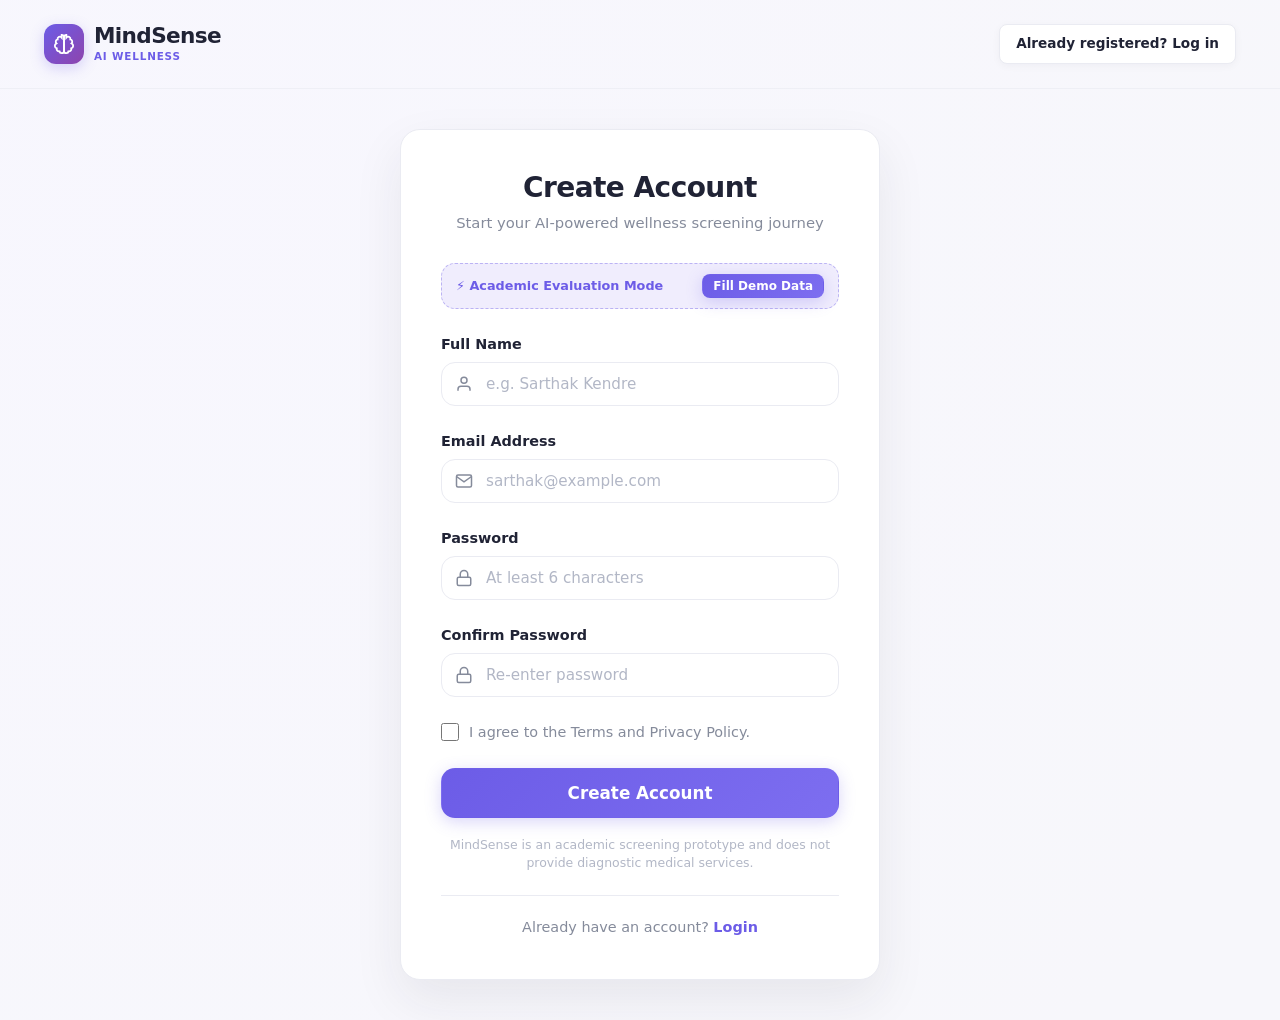
<file: register.html>
<!DOCTYPE html>
<html lang="en">
<head>
  <meta charset="UTF-8">
  <meta name="viewport" content="width=device-width, initial-scale=1.0">
  <title>Register — MindSense AI Wellness</title>
  <link rel="stylesheet" href="css/global.css">
  <link rel="stylesheet" href="css/auth.css">
</head>
<body class="auth-page">

  <!-- Header with Brand Logo -->
  <header class="auth-header">
    <div class="container" style="display: flex; justify-content: space-between; align-items: center;">
      <a href="index.html" class="brand-logo">
        <div class="brand-icon-box">
          <svg viewBox="0 0 24 24" fill="none" stroke="currentColor" stroke-width="2">
            <path d="M9.5 2A2.5 2.5 0 0 1 12 4.5v15a2.5 2.5 0 0 1-4.96.44 2.5 2.5 0 0 1-2.96-3.08 3 3 0 0 1-.34-5.58 2.5 2.5 0 0 1 1.32-4.24 2.5 2.5 0 0 1 4.44-2.04z"></path>
            <path d="M14.5 2A2.5 2.5 0 0 0 12 4.5v15a2.5 2.5 0 0 0 4.96.44 2.5 2.5 0 0 0 2.96-3.08 3 3 0 0 0 .34-5.58 2.5 2.5 0 0 0-1.32-4.24 2.5 2.5 0 0 0-4.44-2.04z"></path>
          </svg>
        </div>
        <div class="brand-text">
          <span class="brand-name">MindSense</span>
          <span class="brand-badge">AI Wellness</span>
        </div>
      </a>
      <a href="login.html" class="btn btn-secondary btn-sm">Already registered? Log in</a>
    </div>
  </header>

  <!-- Registration Card Container -->
  <main class="auth-container">
    <div class="auth-card">
      <div class="auth-title-block">
        <h2>Create Account</h2>
        <p>Start your AI-powered wellness screening journey</p>
      </div>

      <!-- Quick Demo Credentials Helper for Academic Review -->
      <div class="demo-fill-banner">
        <div class="demo-fill-text">
          <span>⚡ Academic Evaluation Mode</span>
        </div>
        <button type="button" id="fill-demo-btn" class="btn btn-primary btn-sm" style="padding: 4px 10px; font-size: 0.75rem;">
          Fill Demo Data
        </button>
      </div>

      <!-- Registration Form -->
      <form id="register-form" novalidate>
        <!-- Full Name -->
        <div class="form-group">
          <label for="reg-name" class="form-label">Full Name</label>
          <div class="input-icon-wrapper">
            <svg viewBox="0 0 24 24" fill="none" stroke="currentColor" stroke-width="2"><path d="M20 21v-2a4 4 0 0 0-4-4H8a4 4 0 0 0-4 4v2"/><circle cx="12" cy="7" r="4"/></svg>
            <input type="text" id="reg-name" class="form-control" placeholder="e.g. Sarthak Kendre" required autocomplete="name">
          </div>
          <span class="form-error">Full name is required</span>
        </div>

        <!-- Email -->
        <div class="form-group">
          <label for="reg-email" class="form-label">Email Address</label>
          <div class="input-icon-wrapper">
            <svg viewBox="0 0 24 24" fill="none" stroke="currentColor" stroke-width="2"><path d="M4 4h16c1.1 0 2 .9 2 2v12c0 1.1-.9 2-2 2H4c-1.1 0-2-.9-2-2V6c0-1.1.9-2 2-2z"/><polyline points="22,6 12,13 2,6"/></svg>
            <input type="email" id="reg-email" class="form-control" placeholder="sarthak@example.com" required autocomplete="email">
          </div>
          <span class="form-error">Please enter a valid email</span>
        </div>

        <!-- Password -->
        <div class="form-group">
          <label for="reg-password" class="form-label">Password</label>
          <div class="input-icon-wrapper">
            <svg viewBox="0 0 24 24" fill="none" stroke="currentColor" stroke-width="2"><rect x="3" y="11" width="18" height="11" rx="2" ry="2"/><path d="M7 11V7a5 5 0 0 1 10 0v4"/></svg>
            <input type="password" id="reg-password" class="form-control" placeholder="At least 6 characters" required autocomplete="new-password">
          </div>
          <span class="form-error">Password must be at least 6 characters</span>
        </div>

        <!-- Confirm Password -->
        <div class="form-group">
          <label for="reg-confirm-password" class="form-label">Confirm Password</label>
          <div class="input-icon-wrapper">
            <svg viewBox="0 0 24 24" fill="none" stroke="currentColor" stroke-width="2"><rect x="3" y="11" width="18" height="11" rx="2" ry="2"/><path d="M7 11V7a5 5 0 0 1 10 0v4"/></svg>
            <input type="password" id="reg-confirm-password" class="form-control" placeholder="Re-enter password" required autocomplete="new-password">
          </div>
          <span class="form-error">Passwords do not match</span>
        </div>

        <!-- Terms Agreement Checkbox -->
        <div class="form-group" style="margin-bottom: 24px;">
          <label class="checkbox-label">
            <input type="checkbox" id="reg-terms" required>
            <span>I agree to the Terms and Privacy Policy.</span>
          </label>
          <span id="terms-error" class="form-error">You must accept the terms to proceed.</span>
        </div>

        <!-- Submit Button -->
        <button type="submit" class="btn btn-primary btn-block btn-lg">
          Create Account
        </button>

        <p class="auth-legal-text">
          MindSense is an academic screening prototype and does not provide diagnostic medical services.
        </p>

        <!-- Login Switch -->
        <div class="auth-footer-links">
          Already have an account? <a href="login.html">Login</a>
        </div>
      </form>
    </div>
  </main>

  <script src="js/app.js"></script>
  <script src="js/auth.js"></script>
</body>
</html>
</file>
<file: css/global.css>
/* ==========================================================================
   MINDSENSE — GLOBAL DESIGN SYSTEM & STYLESHEET
   IoT-Based Depression Monitoring & Mental Wellness Screening Platform
   Pure CSS3 - Zero Framework Dependencies
   ========================================================================== */

/* --- CSS Variables & Design Tokens --- */
:root {
  /* Color Palette */
  --primary: #6C5CE7;
  --primary-hover: #5A4BD1;
  --primary-light: #F0EDFD;
  --primary-glow: rgba(108, 92, 231, 0.25);
  --secondary: #00CEC9;
  --secondary-light: #E6FAF9;

  /* Neutral & Backgrounds */
  --dark: #202335;
  --dark-surface: #171926;
  --bg-main: #F7F7FB;
  --card-bg: #FFFFFF;
  --card-hover: #FCFCFE;
  --border-color: #EAEBF2;
  --border-focus: #6C5CE7;

  /* Typography Colors */
  --text-main: #202335;
  --text-muted: #858B9B;
  --text-light: #B2B7C6;
  --text-inverse: #FFFFFF;

  /* Status Colors */
  --success: #20A96C;
  --success-bg: #E8F7F0;
  --warning: #F39C12;
  --warning-bg: #FEF6E7;
  --danger: #E74C3C;
  --danger-bg: #FDEEEE;
  --info: #3498DB;
  --info-bg: #EBF5FB;

  /* Elevation & Shadows */
  --shadow-sm: 0 2px 8px rgba(32, 35, 53, 0.04);
  --shadow-md: 0 8px 24px rgba(32, 35, 53, 0.06);
  --shadow-lg: 0 16px 40px rgba(108, 92, 231, 0.10);
  --shadow-hover: 0 12px 32px rgba(108, 92, 231, 0.16);

  /* Borders & Radii */
  --radius-sm: 8px;
  --radius-md: 14px;
  --radius-lg: 20px;
  --radius-full: 9999px;

  /* Spacing */
  --spacing-xs: 4px;
  --spacing-sm: 8px;
  --spacing-md: 16px;
  --spacing-lg: 24px;
  --spacing-xl: 32px;
  --spacing-2xl: 48px;

  /* Transitions */
  --transition-fast: 0.18s cubic-bezier(0.4, 0, 0.2, 1);
  --transition-normal: 0.28s cubic-bezier(0.4, 0, 0.2, 1);
  --transition-smooth: 0.4s cubic-bezier(0.16, 1, 0.3, 1);

  /* Fonts */
  --font-sans: 'Inter', system-ui, -apple-system, BlinkMacSystemFont, 'Segoe UI', Roboto, Oxygen, Ubuntu, Cantarell, sans-serif;
  --font-mono: 'SFMono-Regular', Consolas, 'Liberation Mono', Menlo, monospace;
}

/* --- Base Reset & Box Sizing --- */
*, *::before, *::after {
  box-sizing: border-box;
  margin: 0;
  padding: 0;
}

html {
  font-size: 16px;
  scroll-behavior: smooth;
  -webkit-font-smoothing: antialiased;
  -moz-osx-font-smoothing: grayscale;
}

body {
  font-family: var(--font-sans);
  background-color: var(--bg-main);
  color: var(--text-main);
  line-height: 1.6;
  min-height: 100vh;
  display: flex;
  flex-direction: column;
}

img, svg, video {
  max-width: 100%;
  height: auto;
  display: block;
}

a {
  color: var(--primary);
  text-decoration: none;
  transition: color var(--transition-fast);
}

a:hover {
  color: var(--primary-hover);
}

button, input, select, textarea {
  font-family: inherit;
  font-size: 1rem;
  outline: none;
}

button {
  cursor: pointer;
  border: none;
  background: none;
}

/* --- Typography Utilities --- */
h1, h2, h3, h4, h5, h6 {
  color: var(--text-main);
  font-weight: 700;
  line-height: 1.25;
  letter-spacing: -0.02em;
}

h1 { font-size: clamp(2rem, 4vw, 2.75rem); }
h2 { font-size: clamp(1.6rem, 3vw, 2.15rem); }
h3 { font-size: clamp(1.25rem, 2vw, 1.5rem); }
h4 { font-size: 1.15rem; }

p {
  color: var(--text-muted);
  font-size: 0.975rem;
}

.text-gradient {
  background: linear-gradient(135deg, var(--primary) 0%, #8E44AD 100%);
  -webkit-background-clip: text;
  -webkit-text-fill-color: transparent;
}

.text-muted { color: var(--text-muted); }
.text-small { font-size: 0.85rem; }
.text-center { text-align: center; }

/* --- Brand Logo Component --- */
.brand-logo {
  display: inline-flex;
  align-items: center;
  gap: 10px;
  text-decoration: none;
  font-weight: 800;
  font-size: 1.35rem;
  color: var(--dark);
  letter-spacing: -0.03em;
  user-select: none;
}

.brand-icon-box {
  width: 40px;
  height: 40px;
  border-radius: 12px;
  background: linear-gradient(135deg, var(--primary) 0%, #8E44AD 100%);
  display: flex;
  align-items: center;
  justify-content: center;
  color: #FFF;
  box-shadow: 0 4px 14px var(--primary-glow);
  flex-shrink: 0;
}

.brand-icon-box svg {
  width: 22px;
  height: 22px;
}

.brand-text {
  display: flex;
  flex-direction: column;
}

.brand-name {
  line-height: 1.1;
  color: var(--dark);
}

.brand-badge {
  font-size: 0.65rem;
  text-transform: uppercase;
  letter-spacing: 0.08em;
  font-weight: 700;
  color: var(--primary);
}

/* --- Container & Layout Helpers --- */
.container {
  width: 100%;
  max-width: 1240px;
  margin: 0 auto;
  padding: 0 24px;
}

.container-narrow {
  width: 100%;
  max-width: 720px;
  margin: 0 auto;
  padding: 0 20px;
}

/* --- Button Styles --- */
.btn {
  display: inline-flex;
  align-items: center;
  justify-content: center;
  gap: 8px;
  padding: 12px 24px;
  border-radius: var(--radius-md);
  font-weight: 600;
  font-size: 0.95rem;
  transition: all var(--transition-normal);
  text-decoration: none;
  white-space: nowrap;
  border: 1px solid transparent;
}

.btn-primary {
  background: linear-gradient(135deg, var(--primary) 0%, #7d6ef0 100%);
  color: #FFFFFF;
  box-shadow: 0 4px 16px var(--primary-glow);
}

.btn-primary:hover {
  background: linear-gradient(135deg, var(--primary-hover) 0%, #6C5CE7 100%);
  color: #FFFFFF;
  transform: translateY(-2px);
  box-shadow: 0 8px 24px rgba(108, 92, 231, 0.35);
}

.btn-secondary {
  background: #FFFFFF;
  color: var(--dark);
  border: 1px solid var(--border-color);
  box-shadow: var(--shadow-sm);
}

.btn-secondary:hover {
  background: var(--bg-main);
  border-color: #D3D6E2;
  color: var(--primary);
  transform: translateY(-2px);
}

.btn-outline {
  background: transparent;
  color: var(--primary);
  border: 1.5px solid var(--primary);
}

.btn-outline:hover {
  background: var(--primary-light);
  transform: translateY(-2px);
}

.btn-success {
  background: linear-gradient(135deg, var(--success) 0%, #1e9d63 100%);
  color: #FFF;
  box-shadow: 0 4px 14px rgba(32, 169, 108, 0.25);
}

.btn-success:hover {
  filter: brightness(1.05);
  transform: translateY(-2px);
}

.btn-danger {
  background: var(--danger);
  color: #FFF;
}

.btn-sm {
  padding: 8px 16px;
  font-size: 0.85rem;
  border-radius: var(--radius-sm);
}

.btn-lg {
  padding: 14px 32px;
  font-size: 1.05rem;
  border-radius: var(--radius-md);
}

.btn-block {
  width: 100%;
}

.btn:disabled, .btn[disabled] {
  opacity: 0.6;
  cursor: not-allowed;
  transform: none !important;
  box-shadow: none !important;
}

/* --- Card Base Styles --- */
.card {
  background-color: var(--card-bg);
  border-radius: var(--radius-lg);
  border: 1px solid var(--border-color);
  box-shadow: var(--shadow-md);
  padding: var(--spacing-xl);
  transition: transform var(--transition-normal), box-shadow var(--transition-normal);
}

.card-hoverable:hover {
  transform: translateY(-4px);
  box-shadow: var(--shadow-hover);
  border-color: rgba(108, 92, 231, 0.2);
}

/* --- Form Controls & Inputs --- */
.form-group {
  margin-bottom: var(--spacing-lg);
  display: flex;
  flex-direction: column;
  gap: 6px;
}

.form-label {
  font-size: 0.9rem;
  font-weight: 600;
  color: var(--dark);
  display: flex;
  justify-content: space-between;
  align-items: center;
}

.form-control {
  width: 100%;
  padding: 12px 16px;
  border: 1.5px solid var(--border-color);
  border-radius: var(--radius-md);
  background-color: #FFFFFF;
  color: var(--dark);
  font-size: 0.95rem;
  transition: border-color var(--transition-fast), box-shadow var(--transition-fast);
}

.form-control:focus {
  border-color: var(--border-focus);
  box-shadow: 0 0 0 4px var(--primary-glow);
}

.form-control::placeholder {
  color: var(--text-light);
}

.form-control.is-invalid {
  border-color: var(--danger);
  background-color: #FFFDFD;
}

.form-error {
  color: var(--danger);
  font-size: 0.8rem;
  margin-top: 4px;
  display: none;
}

.form-error.visible {
  display: block;
}

.form-hint {
  font-size: 0.8rem;
  color: var(--text-muted);
}

.input-icon-wrapper {
  position: relative;
  display: flex;
  align-items: center;
}

.input-icon-wrapper svg {
  position: absolute;
  left: 14px;
  width: 18px;
  height: 18px;
  color: var(--text-muted);
  pointer-events: none;
}

.input-icon-wrapper .form-control {
  padding-left: 44px;
}

.checkbox-label {
  display: inline-flex;
  align-items: flex-start;
  gap: 10px;
  font-size: 0.9rem;
  color: var(--text-muted);
  cursor: pointer;
  user-select: none;
}

.checkbox-label input[type="checkbox"] {
  accent-color: var(--primary);
  width: 18px;
  height: 18px;
  margin-top: 2px;
  cursor: pointer;
}

/* --- Badges & Indicators --- */
.badge {
  display: inline-flex;
  align-items: center;
  gap: 6px;
  padding: 4px 12px;
  border-radius: var(--radius-full);
  font-size: 0.75rem;
  font-weight: 700;
  letter-spacing: 0.02em;
  text-transform: uppercase;
}

.badge-primary {
  background: var(--primary-light);
  color: var(--primary);
}

.badge-success {
  background: var(--success-bg);
  color: var(--success);
}

.badge-warning {
  background: var(--warning-bg);
  color: var(--warning);
}

.badge-info {
  background: var(--info-bg);
  color: var(--info);
}

.pulse-dot {
  width: 8px;
  height: 8px;
  border-radius: 50%;
  background-color: currentColor;
  display: inline-block;
  animation: pulse-ring 1.8s infinite;
}

@keyframes pulse-ring {
  0% { transform: scale(0.9); opacity: 1; }
  50% { transform: scale(1.4); opacity: 0.4; }
  100% { transform: scale(0.9); opacity: 1; }
}

/* --- Academic / Ethical Disclaimer Alert Banner --- */
.academic-disclaimer {
  background: #FAF8F5;
  border: 1px solid #EFE4D2;
  border-left: 4px solid var(--warning);
  border-radius: var(--radius-md);
  padding: 14px 18px;
  display: flex;
  align-items: flex-start;
  gap: 14px;
  margin: var(--spacing-lg) 0;
  box-shadow: var(--shadow-sm);
}

.academic-disclaimer-icon {
  width: 24px;
  height: 24px;
  color: var(--warning);
  flex-shrink: 0;
  margin-top: 1px;
}

.academic-disclaimer-content h5 {
  font-size: 0.9rem;
  font-weight: 700;
  color: #7D4F0C;
  margin-bottom: 2px;
}

.academic-disclaimer-content p {
  font-size: 0.825rem;
  color: #6B5B42;
  line-height: 1.45;
}

/* --- Toast Notification System --- */
#toast-container {
  position: fixed;
  top: 24px;
  right: 24px;
  z-index: 9999;
  display: flex;
  flex-direction: column;
  gap: 12px;
  pointer-events: none;
}

.toast {
  background: #FFFFFF;
  color: var(--dark);
  border-radius: var(--radius-md);
  padding: 14px 20px;
  box-shadow: 0 10px 30px rgba(32, 35, 53, 0.15);
  border-left: 5px solid var(--primary);
  display: flex;
  align-items: center;
  gap: 12px;
  min-width: 300px;
  max-width: 420px;
  pointer-events: auto;
  animation: slide-in-toast 0.3s cubic-bezier(0.16, 1, 0.3, 1) forwards;
  transition: opacity 0.25s, transform 0.25s;
}

.toast.toast-success { border-left-color: var(--success); }
.toast.toast-warning { border-left-color: var(--warning); }
.toast.toast-danger { border-left-color: var(--danger); }

@keyframes slide-in-toast {
  from { transform: translateX(100%); opacity: 0; }
  to { transform: translateX(0); opacity: 1; }
}

.toast.toast-fade-out {
  opacity: 0;
  transform: translateX(100%);
}

/* --- Responsive Helpers --- */
@media (max-width: 768px) {
  .container {
    padding: 0 16px;
  }
  .card {
    padding: var(--spacing-lg);
  }
}
</file>
<file: css/landing.css>
/* ==========================================================================
   MINDSENSE — LANDING PAGE STYLESHEET (landing.css)
   ========================================================================== */

/* --- Navbar --- */
.navbar {
  position: sticky;
  top: 0;
  z-index: 1000;
  background: rgba(255, 255, 255, 0.88);
  backdrop-filter: blur(12px);
  -webkit-backdrop-filter: blur(12px);
  border-bottom: 1px solid var(--border-color);
  padding: 16px 0;
  transition: all var(--transition-normal);
}

.navbar-inner {
  display: flex;
  align-items: center;
  justify-content: space-between;
}

.nav-links {
  display: flex;
  align-items: center;
  gap: 32px;
  list-style: none;
}

.nav-links a {
  color: var(--dark);
  font-weight: 500;
  font-size: 0.95rem;
  transition: color var(--transition-fast);
}

.nav-links a:hover {
  color: var(--primary);
}

.nav-actions {
  display: flex;
  align-items: center;
  gap: 12px;
}

/* Mobile Nav Toggle */
.mobile-nav-toggle {
  display: none;
  background: none;
  border: none;
  padding: 8px;
  color: var(--dark);
}

/* --- Hero Section --- */
.hero-section {
  padding: 80px 0 60px;
  overflow: hidden;
  position: relative;
}

.hero-grid {
  display: grid;
  grid-template-columns: 1.15fr 1fr;
  gap: 56px;
  align-items: center;
}

.hero-content {
  display: flex;
  flex-direction: column;
  gap: 20px;
}

.hero-pill {
  display: inline-flex;
  align-items: center;
  gap: 8px;
  padding: 6px 14px;
  background: var(--primary-light);
  border: 1px solid rgba(108, 92, 231, 0.2);
  border-radius: var(--radius-full);
  font-size: 0.82rem;
  font-weight: 600;
  color: var(--primary);
  width: fit-content;
}

.hero-title {
  font-size: clamp(2.4rem, 4.5vw, 3.4rem);
  font-weight: 800;
  line-height: 1.15;
  letter-spacing: -0.03em;
  color: var(--dark);
}

.hero-description {
  font-size: 1.12rem;
  line-height: 1.65;
  color: var(--text-muted);
  max-width: 540px;
}

.hero-cta-group {
  display: flex;
  flex-wrap: wrap;
  gap: 16px;
  margin-top: 10px;
}

.hero-trust-row {
  display: flex;
  align-items: center;
  gap: 24px;
  margin-top: 14px;
  padding-top: 20px;
  border-top: 1px solid var(--border-color);
}

.trust-item {
  display: flex;
  align-items: center;
  gap: 8px;
  font-size: 0.825rem;
  font-weight: 600;
  color: var(--text-muted);
}

.trust-item svg {
  width: 18px;
  height: 18px;
  color: var(--primary);
}

/* --- Hero Mockup Card --- */
.hero-mockup-wrapper {
  position: relative;
}

.hero-mockup-wrapper::before {
  content: '';
  position: absolute;
  top: -20px;
  right: -20px;
  width: 320px;
  height: 320px;
  background: radial-gradient(circle, rgba(108, 92, 231, 0.2) 0%, rgba(0, 206, 201, 0.05) 70%, transparent 100%);
  filter: blur(40px);
  z-index: 0;
}

.hero-dashboard-mockup {
  position: relative;
  z-index: 1;
  background: #FFFFFF;
  border-radius: var(--radius-lg);
  border: 1px solid rgba(108, 92, 231, 0.15);
  box-shadow: 0 24px 60px rgba(32, 35, 53, 0.12), 0 4px 16px rgba(108, 92, 231, 0.08);
  padding: 24px;
  display: flex;
  flex-direction: column;
  gap: 18px;
}

.mockup-header {
  display: flex;
  align-items: center;
  justify-content: space-between;
  padding-bottom: 12px;
  border-bottom: 1px solid var(--border-color);
}

.mockup-title-area {
  display: flex;
  align-items: center;
  gap: 8px;
}

.mockup-header h4 {
  font-size: 0.95rem;
  color: var(--dark);
}

.mockup-live-indicator {
  display: flex;
  align-items: center;
  gap: 6px;
  font-size: 0.75rem;
  font-weight: 600;
  color: var(--success);
  background: var(--success-bg);
  padding: 3px 8px;
  border-radius: var(--radius-full);
}

.mockup-grid {
  display: grid;
  grid-template-columns: 1fr 1fr;
  gap: 12px;
}

.mockup-widget {
  background: var(--bg-main);
  border-radius: var(--radius-md);
  padding: 14px;
  display: flex;
  flex-direction: column;
  gap: 6px;
  border: 1px solid var(--border-color);
}

.mockup-widget-label {
  font-size: 0.75rem;
  font-weight: 600;
  color: var(--text-muted);
  text-transform: uppercase;
  letter-spacing: 0.04em;
}

.mockup-widget-val {
  font-size: 1.4rem;
  font-weight: 800;
  color: var(--dark);
}

.mockup-widget-status {
  font-size: 0.75rem;
  font-weight: 600;
  display: flex;
  align-items: center;
  gap: 4px;
}

.mockup-trend-box {
  background: var(--bg-main);
  border-radius: var(--radius-md);
  padding: 16px;
  border: 1px solid var(--border-color);
}

.mockup-trend-header {
  display: flex;
  justify-content: space-between;
  align-items: center;
  margin-bottom: 10px;
}

.mockup-sparkline {
  width: 100%;
  height: 64px;
}

.mockup-device-badge {
  display: flex;
  align-items: center;
  justify-content: space-between;
  padding: 10px 14px;
  background: linear-gradient(135deg, rgba(108, 92, 231, 0.08) 0%, rgba(0, 206, 201, 0.08) 100%);
  border-radius: var(--radius-md);
  border: 1px dashed rgba(108, 92, 231, 0.3);
  font-size: 0.8rem;
  font-weight: 600;
}

/* --- Section Shared Styles --- */
.section {
  padding: 80px 0;
}

.section-alt {
  background-color: #FFFFFF;
}

.section-header {
  text-align: center;
  max-width: 680px;
  margin: 0 auto 52px;
}

.section-tag {
  font-size: 0.78rem;
  font-weight: 800;
  text-transform: uppercase;
  letter-spacing: 0.1em;
  color: var(--primary);
  margin-bottom: 8px;
  display: block;
}

.section-title {
  font-size: clamp(1.8rem, 3.2vw, 2.4rem);
  font-weight: 800;
  margin-bottom: 14px;
}

.section-subtitle {
  font-size: 1.05rem;
  color: var(--text-muted);
}

/* --- Features Grid --- */
.features-grid {
  display: grid;
  grid-template-columns: repeat(3, 1fr);
  gap: 28px;
}

.feature-card {
  display: flex;
  flex-direction: column;
  gap: 14px;
  height: 100%;
}

.feature-icon-box {
  width: 48px;
  height: 48px;
  border-radius: var(--radius-md);
  background: var(--primary-light);
  color: var(--primary);
  display: flex;
  align-items: center;
  justify-content: center;
  font-size: 1.25rem;
  margin-bottom: 4px;
}

.feature-icon-box svg {
  width: 24px;
  height: 24px;
}

.feature-card h4 {
  font-size: 1.18rem;
  font-weight: 700;
  color: var(--dark);
}

.feature-card p {
  font-size: 0.925rem;
  line-height: 1.6;
}

.feature-pill-list {
  display: flex;
  flex-wrap: wrap;
  gap: 6px;
  margin-top: auto;
  padding-top: 8px;
}

.feature-subpill {
  font-size: 0.72rem;
  font-weight: 600;
  background: var(--bg-main);
  color: var(--text-muted);
  padding: 3px 8px;
  border-radius: var(--radius-full);
  border: 1px solid var(--border-color);
}

/* --- How It Works Timeline --- */
.steps-grid {
  display: grid;
  grid-template-columns: repeat(4, 1fr);
  gap: 24px;
  position: relative;
}

.step-card {
  position: relative;
  padding: 28px 20px;
  display: flex;
  flex-direction: column;
  align-items: flex-start;
  gap: 12px;
}

.step-number {
  font-size: 1.8rem;
  font-weight: 900;
  color: rgba(108, 92, 231, 0.25);
  font-family: var(--font-mono);
  line-height: 1;
}

.step-card h4 {
  font-size: 1.1rem;
  color: var(--dark);
}

.step-card p {
  font-size: 0.88rem;
  color: var(--text-muted);
}

/* --- About & Academic Project Section --- */
.about-box {
  background: linear-gradient(135deg, #FFFFFF 0%, #FAF9FE 100%);
  border: 1px solid rgba(108, 92, 231, 0.15);
  border-radius: var(--radius-lg);
  padding: 44px;
  box-shadow: var(--shadow-md);
  display: grid;
  grid-template-columns: 1.2fr 0.8fr;
  gap: 40px;
  align-items: center;
}

.about-content h3 {
  font-size: 1.65rem;
  margin-bottom: 14px;
}

.about-content p {
  margin-bottom: 16px;
  font-size: 0.95rem;
  line-height: 1.65;
}

.about-specs-card {
  background: #FFFFFF;
  border: 1px solid var(--border-color);
  border-radius: var(--radius-md);
  padding: 24px;
  box-shadow: var(--shadow-sm);
  display: flex;
  flex-direction: column;
  gap: 14px;
}

.spec-item {
  display: flex;
  justify-content: space-between;
  align-items: center;
  padding-bottom: 10px;
  border-bottom: 1px solid var(--border-color);
  font-size: 0.88rem;
}

.spec-item:last-child {
  border-bottom: none;
  padding-bottom: 0;
}

.spec-label {
  color: var(--text-muted);
  font-weight: 500;
}

.spec-value {
  color: var(--dark);
  font-weight: 700;
}

/* --- Footer --- */
.site-footer {
  background: var(--dark);
  color: #B2B7C6;
  padding: 60px 0 32px;
  margin-top: auto;
}

.footer-top {
  display: grid;
  grid-template-columns: 1.4fr 1fr 1fr;
  gap: 48px;
  padding-bottom: 40px;
  border-bottom: 1px solid rgba(255, 255, 255, 0.1);
}

.footer-brand .brand-name {
  color: #FFFFFF;
}

.footer-brand p {
  color: #8E94A5;
  margin-top: 12px;
  max-width: 360px;
  font-size: 0.9rem;
}

.footer-col h5 {
  color: #FFFFFF;
  font-size: 0.95rem;
  margin-bottom: 16px;
}

.footer-links {
  list-style: none;
  display: flex;
  flex-direction: column;
  gap: 10px;
}

.footer-links a {
  color: #8E94A5;
  font-size: 0.88rem;
  transition: color var(--transition-fast);
}

.footer-links a:hover {
  color: #FFFFFF;
}

.footer-bottom {
  padding-top: 24px;
  display: flex;
  justify-content: space-between;
  align-items: center;
  font-size: 0.82rem;
  color: #727787;
}

/* --- Responsive Layout --- */
@media (max-width: 992px) {
  .hero-grid {
    grid-template-columns: 1fr;
    gap: 40px;
  }
  .features-grid {
    grid-template-columns: repeat(2, 1fr);
  }
  .steps-grid {
    grid-template-columns: repeat(2, 1fr);
  }
  .about-box {
    grid-template-columns: 1fr;
  }
  .footer-top {
    grid-template-columns: 1fr;
    gap: 32px;
  }
}

@media (max-width: 680px) {
  .nav-links {
    display: none;
  }
  .features-grid {
    grid-template-columns: 1fr;
  }
  .steps-grid {
    grid-template-columns: 1fr;
  }
  .footer-bottom {
    flex-direction: column;
    gap: 12px;
    text-align: center;
  }
}
</file>
<file: css/analysis.css>
/* ==========================================================================
   MINDSENSE — AI ANALYSIS PIPELINE STYLESHEET (analysis.css)
   Pulsing Neural Core, Multi-Stage Pipeline Tracker, and Progress Animations
   ========================================================================== */

.analysis-page {
  min-height: 100vh;
  display: flex;
  flex-direction: column;
  background: radial-gradient(circle at 50% 20%, rgba(108, 92, 231, 0.08) 0%, rgba(247, 247, 251, 1) 75%);
}

.analysis-container {
  flex: 1;
  max-width: 800px;
  margin: 40px auto;
  padding: 0 20px;
  width: 100%;
  display: flex;
  flex-direction: column;
  align-items: center;
  text-align: center;
}

.analysis-header {
  margin-bottom: 36px;
}

.analysis-header h1 {
  font-size: 2.3rem;
  margin-bottom: 8px;
}

.analysis-header p {
  font-size: 1.05rem;
  color: var(--text-muted);
}

/* --- Animated Neural Core --- */
.neural-core-wrapper {
  position: relative;
  width: 160px;
  height: 160px;
  margin: 0 auto 36px;
  display: flex;
  align-items: center;
  justify-content: center;
}

.neural-ring {
  position: absolute;
  border-radius: 50%;
  border: 2px dashed rgba(108, 92, 231, 0.35);
  animation: rotate-ring 14s linear infinite;
}

.neural-ring-1 {
  width: 160px;
  height: 160px;
}

.neural-ring-2 {
  width: 120px;
  height: 120px;
  border-color: rgba(0, 206, 201, 0.4);
  animation-duration: 8s;
  animation-direction: reverse;
}

.neural-center-orb {
  width: 80px;
  height: 80px;
  border-radius: 50%;
  background: linear-gradient(135deg, var(--primary) 0%, #8E44AD 100%);
  display: flex;
  align-items: center;
  justify-content: center;
  color: #FFFFFF;
  box-shadow: 0 0 35px var(--primary-glow), inset 0 0 15px rgba(255, 255, 255, 0.4);
  animation: orb-pulse 2.2s ease-in-out infinite;
  z-index: 2;
}

.neural-center-orb svg {
  width: 38px;
  height: 38px;
}

@keyframes rotate-ring {
  from { transform: rotate(0deg); }
  to { transform: rotate(360deg); }
}

@keyframes orb-pulse {
  0% { transform: scale(0.96); box-shadow: 0 0 25px var(--primary-glow); }
  50% { transform: scale(1.06); box-shadow: 0 0 45px rgba(108, 92, 231, 0.45); }
  100% { transform: scale(0.96); box-shadow: 0 0 25px var(--primary-glow); }
}

/* --- Progress Bar --- */
.progress-card {
  width: 100%;
  background: #FFFFFF;
  border-radius: var(--radius-lg);
  border: 1px solid var(--border-color);
  box-shadow: var(--shadow-md);
  padding: 32px;
  margin-bottom: 24px;
}

.progress-counter-row {
  display: flex;
  justify-content: space-between;
  align-items: center;
  margin-bottom: 12px;
}

.progress-status-label {
  font-weight: 700;
  font-size: 1rem;
  color: var(--dark);
}

.progress-percent-val {
  font-size: 1.4rem;
  font-weight: 800;
  color: var(--primary);
  font-family: var(--font-mono);
}

.pipeline-progress-track {
  width: 100%;
  height: 12px;
  background: var(--bg-main);
  border-radius: var(--radius-full);
  overflow: hidden;
  border: 1px solid var(--border-color);
  position: relative;
}

.pipeline-progress-fill {
  height: 100%;
  width: 0%;
  background: linear-gradient(90deg, var(--primary) 0%, var(--secondary) 100%);
  border-radius: var(--radius-full);
  transition: width 0.3s ease-out;
}

/* --- Pipeline Stages Tracker --- */
.pipeline-stages-list {
  display: flex;
  flex-direction: column;
  gap: 12px;
  margin-top: 28px;
  text-align: left;
}

.stage-item {
  display: flex;
  align-items: center;
  justify-content: space-between;
  padding: 12px 18px;
  border-radius: var(--radius-md);
  background: var(--bg-main);
  border: 1px solid var(--border-color);
  transition: all var(--transition-normal);
}

.stage-left {
  display: flex;
  align-items: center;
  gap: 12px;
}

.stage-icon-status {
  width: 28px;
  height: 28px;
  border-radius: 50%;
  background: #EAEBF2;
  color: var(--text-muted);
  display: flex;
  align-items: center;
  justify-content: center;
  font-size: 0.75rem;
  font-weight: 700;
  transition: all var(--transition-normal);
}

.stage-title {
  font-size: 0.95rem;
  font-weight: 600;
  color: var(--dark);
}

.stage-status-badge {
  font-size: 0.75rem;
  font-weight: 700;
  padding: 4px 10px;
  border-radius: var(--radius-full);
  background: #EAEBF2;
  color: var(--text-muted);
  text-transform: uppercase;
  letter-spacing: 0.03em;
}

/* State changes for stages */
.stage-item.analyzing {
  border-color: rgba(108, 92, 231, 0.3);
  background: var(--primary-light);
}

.stage-item.analyzing .stage-icon-status {
  background: var(--primary);
  color: #FFFFFF;
  animation: pulse-ring 1.4s infinite;
}

.stage-item.analyzing .stage-status-badge {
  background: #FFFFFF;
  color: var(--primary);
}

.stage-item.completed {
  border-color: rgba(32, 169, 108, 0.3);
  background: #FAFFFC;
}

.stage-item.completed .stage-icon-status {
  background: var(--success);
  color: #FFFFFF;
}

.stage-item.completed .stage-status-badge {
  background: var(--success-bg);
  color: var(--success);
}
</file>
<file: css/assessment.css>
/* ==========================================================================
   MINDSENSE — INITIAL ASSESSMENT STYLESHEET (assessment.css)
   4 Multimodal Modalities: Text, Audio, Visual, and IoT Biometric Telemetry
   ========================================================================== */

.assessment-header {
  text-align: center;
  margin-bottom: 40px;
}

.assessment-header h1 {
  font-size: 2.2rem;
  margin-bottom: 8px;
}

.assessment-header p {
  font-size: 1.05rem;
  max-width: 600px;
  margin: 0 auto;
}

.assessment-grid {
  display: grid;
  grid-template-columns: repeat(2, 1fr);
  gap: 28px;
  margin-bottom: 40px;
}

.assessment-card {
  background: #FFFFFF;
  border-radius: var(--radius-lg);
  border: 1px solid var(--border-color);
  box-shadow: var(--shadow-sm);
  padding: 28px;
  display: flex;
  flex-direction: column;
  justify-content: space-between;
  gap: 20px;
  transition: all var(--transition-normal);
  position: relative;
  overflow: hidden;
}

.assessment-card:hover {
  box-shadow: var(--shadow-md);
  border-color: rgba(108, 92, 231, 0.25);
}

.assessment-card-top {
  display: flex;
  justify-content: space-between;
  align-items: flex-start;
}

.assessment-card-title-group {
  display: flex;
  align-items: center;
  gap: 12px;
}

.assessment-card-icon {
  width: 44px;
  height: 44px;
  border-radius: 12px;
  background: var(--primary-light);
  color: var(--primary);
  display: flex;
  align-items: center;
  justify-content: center;
  flex-shrink: 0;
}

.assessment-card-icon svg {
  width: 22px;
  height: 22px;
}

.assessment-card-title-group h3 {
  font-size: 1.2rem;
  color: var(--dark);
}

.assessment-card-title-group p {
  font-size: 0.84rem;
  color: var(--text-muted);
}

/* Modality Card 1: Text */
.text-input-area {
  width: 100%;
  min-height: 140px;
  padding: 14px;
  border: 1.5px solid var(--border-color);
  border-radius: var(--radius-md);
  font-family: inherit;
  font-size: 0.95rem;
  line-height: 1.55;
  resize: vertical;
  transition: border-color var(--transition-fast);
}

.text-input-area:focus {
  border-color: var(--primary);
  box-shadow: 0 0 0 3px var(--primary-glow);
}

.text-meta-row {
  display: flex;
  justify-content: space-between;
  align-items: center;
  font-size: 0.8rem;
  color: var(--text-muted);
}

/* Modality Card 2: Audio Waveform */
.waveform-box {
  background: #171926;
  border-radius: var(--radius-md);
  padding: 14px;
  display: flex;
  flex-direction: column;
  align-items: center;
  gap: 10px;
  position: relative;
}

#audio-waveform-canvas {
  width: 100%;
  height: 80px;
  display: block;
}

.audio-controls-row {
  display: flex;
  align-items: center;
  justify-content: space-between;
  width: 100%;
  padding: 0 4px;
}

.recording-timer {
  font-family: var(--font-mono);
  font-size: 0.9rem;
  font-weight: 700;
  color: #FFFFFF;
  display: flex;
  align-items: center;
  gap: 6px;
}

.recording-dot {
  width: 8px;
  height: 8px;
  border-radius: 50%;
  background-color: var(--danger);
  display: none;
}

.recording-dot.active {
  display: inline-block;
  animation: pulse-ring 1.2s infinite;
}

.audio-action-buttons {
  display: flex;
  gap: 8px;
}

/* Modality Card 3: Visual Sample */
.visual-upload-dropzone {
  border: 2px dashed rgba(108, 92, 231, 0.3);
  background: var(--bg-main);
  border-radius: var(--radius-md);
  min-height: 140px;
  display: flex;
  flex-direction: column;
  align-items: center;
  justify-content: center;
  padding: 18px;
  text-align: center;
  cursor: pointer;
  transition: all var(--transition-fast);
  position: relative;
  overflow: hidden;
}

.visual-upload-dropzone:hover {
  border-color: var(--primary);
  background: var(--primary-light);
}

.visual-dropzone-content {
  display: flex;
  flex-direction: column;
  align-items: center;
  gap: 8px;
}

.visual-preview-container {
  display: none;
  width: 100%;
  height: 140px;
  position: relative;
}

.visual-preview-container img,
.visual-preview-container video {
  width: 100%;
  height: 100%;
  object-fit: cover;
  border-radius: var(--radius-sm);
}

.remove-media-btn {
  position: absolute;
  top: 8px;
  right: 8px;
  background: rgba(32, 35, 53, 0.7);
  color: #FFF;
  border-radius: 50%;
  width: 28px;
  height: 28px;
  display: flex;
  align-items: center;
  justify-content: center;
  font-size: 0.9rem;
  border: none;
  cursor: pointer;
}

/* Modality Card 4: IoT Telemetry */
.iot-telemetry-grid {
  display: grid;
  grid-template-columns: repeat(2, 1fr);
  gap: 12px;
}

.iot-metric-tile {
  background: var(--bg-main);
  border-radius: var(--radius-md);
  padding: 14px;
  display: flex;
  align-items: center;
  gap: 12px;
  border: 1px solid var(--border-color);
}

.iot-metric-icon {
  width: 38px;
  height: 38px;
  border-radius: 10px;
  display: flex;
  align-items: center;
  justify-content: center;
  flex-shrink: 0;
}

.iot-metric-icon.heart { background: #FDEEEE; color: var(--danger); }
.iot-metric-icon.temp { background: #FEF6E7; color: var(--warning); }
.iot-metric-icon.activity { background: #E8F7F0; color: var(--success); }
.iot-metric-icon.sleep { background: var(--primary-light); color: var(--primary); }

.iot-metric-icon svg {
  width: 20px;
  height: 20px;
}

.iot-metric-meta {
  display: flex;
  flex-direction: column;
}

.iot-metric-label {
  font-size: 0.75rem;
  color: var(--text-muted);
  font-weight: 600;
  text-transform: uppercase;
}

.iot-metric-value {
  font-size: 1.15rem;
  font-weight: 800;
  color: var(--dark);
}

/* Assessment Bottom Actions */
.assessment-footer-action {
  text-align: center;
  padding: 32px 0;
  display: flex;
  flex-direction: column;
  align-items: center;
  gap: 12px;
}

.assessment-disclaimer-note {
  font-size: 0.825rem;
  color: var(--text-muted);
}

@media (max-width: 860px) {
  .assessment-grid {
    grid-template-columns: 1fr;
  }
}
</file>
<file: css/onboarding.css>
/* ==========================================================================
   MINDSENSE — ONBOARDING STYLESHEET (onboarding.css)
   Handles Profile Personalization, IoT ESP32 Pairing, and Ethical Consent
   ========================================================================== */

.onboarding-page {
  min-height: 100vh;
  display: flex;
  flex-direction: column;
  background: var(--bg-main);
}

.onboarding-container {
  flex: 1;
  max-width: 760px;
  margin: 40px auto;
  padding: 0 20px;
  width: 100%;
}

.onboarding-progress-bar {
  display: flex;
  align-items: center;
  justify-content: center;
  gap: 16px;
  margin-bottom: 32px;
}

.progress-step {
  display: flex;
  align-items: center;
  gap: 8px;
  font-size: 0.85rem;
  font-weight: 600;
  color: var(--text-light);
}

.progress-step.active {
  color: var(--primary);
}

.progress-step.completed {
  color: var(--success);
}

.step-circle {
  width: 28px;
  height: 28px;
  border-radius: 50%;
  border: 2px solid currentColor;
  display: flex;
  align-items: center;
  justify-content: center;
  font-size: 0.75rem;
}

.step-divider {
  width: 48px;
  height: 2px;
  background-color: var(--border-color);
}

.onboarding-card {
  background: #FFFFFF;
  border-radius: var(--radius-lg);
  border: 1px solid var(--border-color);
  box-shadow: var(--shadow-md);
  padding: 40px;
}

.onboarding-header {
  margin-bottom: 28px;
  border-bottom: 1px solid var(--border-color);
  padding-bottom: 20px;
}

.onboarding-header h2 {
  font-size: 1.8rem;
  color: var(--dark);
  margin-bottom: 6px;
}

.onboarding-header p {
  font-size: 0.95rem;
  color: var(--text-muted);
}

/* --- IoT Pairing Card --- */
.iot-pairing-box {
  background: linear-gradient(135deg, #FBFBFE 0%, #F5F4FD 100%);
  border: 1.5px dashed rgba(108, 92, 231, 0.3);
  border-radius: var(--radius-md);
  padding: 24px;
  margin: 28px 0;
  display: flex;
  flex-direction: column;
  gap: 16px;
}

.iot-pairing-header {
  display: flex;
  justify-content: space-between;
  align-items: center;
}

.iot-pairing-info {
  display: flex;
  align-items: center;
  gap: 14px;
}

.iot-icon-box {
  width: 46px;
  height: 46px;
  border-radius: 12px;
  background: var(--primary-light);
  color: var(--primary);
  display: flex;
  align-items: center;
  justify-content: center;
}

.iot-icon-box svg {
  width: 24px;
  height: 24px;
}

.iot-device-details h4 {
  font-size: 1.05rem;
  color: var(--dark);
}

.iot-device-details p {
  font-size: 0.8rem;
  color: var(--text-muted);
}

.iot-status-indicator {
  display: inline-flex;
  align-items: center;
  gap: 6px;
  padding: 4px 12px;
  border-radius: var(--radius-full);
  font-size: 0.78rem;
  font-weight: 700;
}

.iot-status-connected {
  background: var(--success-bg);
  color: var(--success);
}

.iot-status-disconnected {
  background: #F0F2F5;
  color: var(--text-muted);
}

.iot-telemetry-preview {
  display: grid;
  grid-template-columns: repeat(4, 1fr);
  gap: 10px;
  padding-top: 14px;
  border-top: 1px solid rgba(108, 92, 231, 0.1);
}

.telemetry-mini-stat {
  background: #FFFFFF;
  border-radius: var(--radius-sm);
  padding: 8px 10px;
  text-align: center;
  border: 1px solid var(--border-color);
}

.telemetry-mini-label {
  font-size: 0.7rem;
  color: var(--text-muted);
  font-weight: 600;
}

.telemetry-mini-val {
  font-size: 0.95rem;
  font-weight: 700;
  color: var(--dark);
}

/* --- Consent Page Elements --- */
.consent-section-grid {
  display: grid;
  grid-template-columns: 1fr;
  gap: 18px;
  margin: 24px 0;
}

.consent-clause-card {
  background: #FFFFFF;
  border: 1px solid var(--border-color);
  border-radius: var(--radius-md);
  padding: 18px 20px;
  display: flex;
  gap: 16px;
  transition: border-color var(--transition-fast);
}

.consent-clause-card:hover {
  border-color: rgba(108, 92, 231, 0.3);
}

.consent-clause-icon {
  width: 40px;
  height: 40px;
  border-radius: 10px;
  background: var(--primary-light);
  color: var(--primary);
  display: flex;
  align-items: center;
  justify-content: center;
  flex-shrink: 0;
}

.consent-clause-icon svg {
  width: 20px;
  height: 20px;
}

.consent-clause-text h4 {
  font-size: 1rem;
  color: var(--dark);
  margin-bottom: 4px;
}

.consent-clause-text p {
  font-size: 0.88rem;
  line-height: 1.5;
}

.consent-agreement-box {
  background: #FDFEFE;
  border: 2px solid var(--border-color);
  border-radius: var(--radius-md);
  padding: 18px 20px;
  margin: 28px 0;
  transition: border-color var(--transition-fast), background-color var(--transition-fast);
}

.consent-agreement-box.checked {
  border-color: var(--primary);
  background-color: var(--primary-light);
}

@media (max-width: 600px) {
  .onboarding-card {
    padding: 24px 18px;
  }
  .iot-telemetry-preview {
    grid-template-columns: repeat(2, 1fr);
  }
  .consent-clause-card {
    flex-direction: column;
    gap: 10px;
  }
}
</file>
<file: css/dashboard.css>
/* ==========================================================================
   MINDSENSE — SAAS WELLNESS DASHBOARD STYLESHEET (dashboard.css)
   Clean SaaS layout, responsive sidebar, stat cards, SVG chart, and telemetry
   ========================================================================== */

/* --- Dashboard App Shell Layout --- */
.app-layout {
  display: flex;
  min-height: 100vh;
  background-color: var(--bg-main);
  position: relative;
}

/* --- Left Sidebar --- */
.sidebar {
  width: 260px;
  background: #FFFFFF;
  border-right: 1px solid var(--border-color);
  display: flex;
  flex-direction: column;
  position: fixed;
  top: 0;
  bottom: 0;
  left: 0;
  z-index: 100;
  transition: transform var(--transition-normal);
}

.sidebar-header {
  padding: 24px 20px;
  border-bottom: 1px solid var(--border-color);
}

.sidebar-nav-container {
  flex: 1;
  padding: 20px 14px;
  overflow-y: auto;
  display: flex;
  flex-direction: column;
  gap: 6px;
}

.sidebar-section-label {
  font-size: 0.7rem;
  font-weight: 800;
  text-transform: uppercase;
  letter-spacing: 0.08em;
  color: var(--text-light);
  padding: 12px 12px 6px;
}

.nav-item {
  display: flex;
  align-items: center;
  justify-content: space-between;
  padding: 11px 14px;
  border-radius: var(--radius-md);
  color: var(--text-muted);
  font-size: 0.925rem;
  font-weight: 600;
  text-decoration: none;
  transition: all var(--transition-fast);
}

.nav-item-left {
  display: flex;
  align-items: center;
  gap: 12px;
}

.nav-item svg {
  width: 20px;
  height: 20px;
  flex-shrink: 0;
}

.nav-item:hover {
  color: var(--primary);
  background: var(--primary-light);
}

.nav-item.active {
  color: #FFFFFF;
  background: linear-gradient(135deg, var(--primary) 0%, #7d6ef0 100%);
  box-shadow: 0 4px 14px var(--primary-glow);
}

.nav-item.active svg {
  color: #FFFFFF;
}

.sidebar-footer {
  padding: 16px 14px;
  border-top: 1px solid var(--border-color);
  display: flex;
  flex-direction: column;
  gap: 10px;
}

.sidebar-overlay {
  display: none;
  position: fixed;
  inset: 0;
  background: rgba(32, 35, 53, 0.4);
  backdrop-filter: blur(4px);
  z-index: 99;
}

/* --- Main Content Area --- */
.main-wrapper {
  flex: 1;
  margin-left: 260px;
  display: flex;
  flex-direction: column;
  min-height: 100vh;
  transition: margin-left var(--transition-normal);
}

/* --- Top Header --- */
.topbar {
  height: 76px;
  background: rgba(255, 255, 255, 0.85);
  backdrop-filter: blur(12px);
  -webkit-backdrop-filter: blur(12px);
  border-bottom: 1px solid var(--border-color);
  display: flex;
  align-items: center;
  justify-content: space-between;
  padding: 0 32px;
  position: sticky;
  top: 0;
  z-index: 90;
}

.topbar-left {
  display: flex;
  align-items: center;
  gap: 16px;
}

.menu-toggle-btn {
  display: none;
  padding: 6px;
  border-radius: var(--radius-sm);
  color: var(--dark);
}

.greeting-text h2 {
  font-size: 1.35rem;
  color: var(--dark);
  line-height: 1.2;
}

.greeting-text p {
  font-size: 0.825rem;
  color: var(--text-muted);
}

.topbar-right {
  display: flex;
  align-items: center;
  gap: 20px;
}

/* Notification Bell & Dropdown */
.notification-bell-btn {
  position: relative;
  width: 40px;
  height: 40px;
  border-radius: 50%;
  background: var(--bg-main);
  border: 1px solid var(--border-color);
  display: flex;
  align-items: center;
  justify-content: center;
  color: var(--text-muted);
  cursor: pointer;
  transition: all var(--transition-fast);
}

.notification-bell-btn:hover {
  color: var(--primary);
  background: var(--primary-light);
}

.notification-badge {
  position: absolute;
  top: -2px;
  right: -2px;
  width: 18px;
  height: 18px;
  border-radius: 50%;
  background: var(--primary);
  color: #FFF;
  font-size: 0.65rem;
  font-weight: 800;
  display: flex;
  align-items: center;
  justify-content: center;
  border: 2px solid #FFF;
}

.notifications-dropdown {
  position: absolute;
  top: 70px;
  right: 32px;
  width: 320px;
  background: #FFFFFF;
  border-radius: var(--radius-md);
  border: 1px solid var(--border-color);
  box-shadow: var(--shadow-lg);
  display: none;
  flex-direction: column;
  z-index: 1000;
  animation: slide-down 0.2s cubic-bezier(0.16, 1, 0.3, 1);
}

.notifications-dropdown.active {
  display: flex;
}

@keyframes slide-down {
  from { opacity: 0; transform: translateY(-8px); }
  to { opacity: 1; transform: translateY(0); }
}

.notif-header {
  padding: 14px 16px;
  border-bottom: 1px solid var(--border-color);
  display: flex;
  justify-content: space-between;
  align-items: center;
}

.notif-header h5 {
  font-size: 0.9rem;
  color: var(--dark);
}

.notif-list {
  max-height: 280px;
  overflow-y: auto;
  list-style: none;
}

.notif-item {
  padding: 12px 16px;
  border-bottom: 1px solid var(--border-color);
  display: flex;
  flex-direction: column;
  gap: 4px;
}

.notif-item:hover {
  background: var(--bg-main);
}

.notif-title {
  font-size: 0.85rem;
  font-weight: 700;
  color: var(--dark);
}

.notif-msg {
  font-size: 0.78rem;
  color: var(--text-muted);
}

.notif-time {
  font-size: 0.7rem;
  color: var(--text-light);
}

/* User Profile Badge Chip */
.user-profile-chip {
  display: flex;
  align-items: center;
  gap: 12px;
  padding: 6px 12px;
  border-radius: var(--radius-full);
  background: var(--bg-main);
  border: 1px solid var(--border-color);
}

.user-avatar-circle {
  width: 36px;
  height: 36px;
  border-radius: 50%;
  background: linear-gradient(135deg, var(--primary) 0%, #8E44AD 100%);
  color: #FFFFFF;
  display: flex;
  align-items: center;
  justify-content: center;
  font-weight: 700;
  font-size: 0.85rem;
  box-shadow: 0 2px 8px var(--primary-glow);
}

.user-meta-info {
  display: flex;
  flex-direction: column;
}

.user-display-name {
  font-size: 0.88rem;
  font-weight: 700;
  color: var(--dark);
  line-height: 1.1;
}

.user-role-badge {
  font-size: 0.72rem;
  color: var(--primary);
  font-weight: 600;
}

/* --- Dashboard Body Grid --- */
.dashboard-content {
  padding: 32px;
  display: flex;
  flex-direction: column;
  gap: 28px;
  flex: 1;
}

/* Welcome Banner Card */
.welcome-banner {
  background: linear-gradient(135deg, var(--primary) 0%, #8E44AD 100%);
  border-radius: var(--radius-lg);
  padding: 32px;
  color: #FFFFFF;
  display: flex;
  justify-content: space-between;
  align-items: center;
  box-shadow: var(--shadow-lg);
  position: relative;
  overflow: hidden;
}

.welcome-banner::after {
  content: '';
  position: absolute;
  top: -50%;
  right: -10%;
  width: 300px;
  height: 300px;
  background: radial-gradient(circle, rgba(255, 255, 255, 0.15) 0%, transparent 70%);
  pointer-events: none;
}

.welcome-banner-text h3 {
  color: #FFFFFF;
  font-size: 1.6rem;
  margin-bottom: 6px;
}

.welcome-banner-text p {
  color: rgba(255, 255, 255, 0.85);
  font-size: 0.95rem;
  max-width: 520px;
}

.welcome-banner .btn-secondary {
  background: #FFFFFF;
  color: var(--primary);
  font-weight: 700;
  box-shadow: 0 4px 14px rgba(0, 0, 0, 0.12);
}

.welcome-banner .btn-secondary:hover {
  background: #F7F7FB;
  transform: translateY(-2px);
}

/* 4 Overview Metric Cards */
.stats-overview-grid {
  display: grid;
  grid-template-columns: repeat(4, 1fr);
  gap: 20px;
}

.stat-card {
  background: #FFFFFF;
  border-radius: var(--radius-lg);
  border: 1px solid var(--border-color);
  box-shadow: var(--shadow-sm);
  padding: 22px;
  display: flex;
  flex-direction: column;
  justify-content: space-between;
  gap: 14px;
  transition: transform var(--transition-normal), box-shadow var(--transition-normal);
}

.stat-card:hover {
  transform: translateY(-3px);
  box-shadow: var(--shadow-md);
}

.stat-card-header {
  display: flex;
  justify-content: space-between;
  align-items: flex-start;
}

.stat-title {
  font-size: 0.825rem;
  font-weight: 700;
  text-transform: uppercase;
  letter-spacing: 0.04em;
  color: var(--text-muted);
}

.stat-icon-circle {
  width: 36px;
  height: 36px;
  border-radius: 10px;
  display: flex;
  align-items: center;
  justify-content: center;
}

.stat-value-group {
  display: flex;
  align-items: baseline;
  gap: 8px;
}

.stat-large-num {
  font-size: 2rem;
  font-weight: 800;
  color: var(--dark);
  line-height: 1;
}

.stat-unit {
  font-size: 0.9rem;
  color: var(--text-muted);
  font-weight: 600;
}

.stat-bar-track {
  width: 100%;
  height: 8px;
  background: var(--bg-main);
  border-radius: var(--radius-full);
  overflow: hidden;
}

.stat-bar-fill {
  height: 100%;
  border-radius: var(--radius-full);
}

.stat-footnote {
  display: flex;
  align-items: center;
  justify-content: space-between;
  font-size: 0.78rem;
  color: var(--text-muted);
  font-weight: 600;
}

/* Trend Chart Section */
.chart-section-card {
  background: #FFFFFF;
  border-radius: var(--radius-lg);
  border: 1px solid var(--border-color);
  box-shadow: var(--shadow-sm);
  padding: 24px;
}

.chart-header-row {
  display: flex;
  justify-content: space-between;
  align-items: center;
  margin-bottom: 20px;
}

.chart-title-area h4 {
  font-size: 1.15rem;
  color: var(--dark);
}

.chart-title-area p {
  font-size: 0.85rem;
}

.chart-period-select {
  padding: 6px 14px;
  border-radius: var(--radius-md);
  border: 1px solid var(--border-color);
  background: var(--bg-main);
  font-size: 0.85rem;
  font-weight: 600;
  color: var(--dark);
  cursor: pointer;
}

.svg-chart-container {
  width: 100%;
  height: 240px;
  position: relative;
}

.chart-svg {
  width: 100%;
  height: 100%;
  overflow: visible;
}

/* Two Column Layout: IoT Live Card + AI Wellness Insight */
.dashboard-twin-grid {
  display: grid;
  grid-template-columns: 1fr 1fr;
  gap: 24px;
}

.iot-monitoring-card {
  background: #FFFFFF;
  border-radius: var(--radius-lg);
  border: 1px solid var(--border-color);
  box-shadow: var(--shadow-sm);
  padding: 24px;
  display: flex;
  flex-direction: column;
  gap: 18px;
}

.iot-header-row {
  display: flex;
  justify-content: space-between;
  align-items: center;
}

.iot-metrics-display-grid {
  display: grid;
  grid-template-columns: repeat(2, 1fr);
  gap: 14px;
}

.iot-metric-box {
  background: var(--bg-main);
  border: 1px solid var(--border-color);
  border-radius: var(--radius-md);
  padding: 14px;
  display: flex;
  align-items: center;
  gap: 12px;
}

.iot-box-text {
  display: flex;
  flex-direction: column;
}

.iot-box-label {
  font-size: 0.72rem;
  font-weight: 600;
  color: var(--text-muted);
  text-transform: uppercase;
}

.iot-box-val {
  font-size: 1.2rem;
  font-weight: 800;
  color: var(--dark);
}

/* AI Wellness Insight Card */
.ai-insight-card {
  background: linear-gradient(135deg, #FAF9FE 0%, #F5F3FD 100%);
  border-radius: var(--radius-lg);
  border: 1.5px solid rgba(108, 92, 231, 0.25);
  box-shadow: var(--shadow-sm);
  padding: 26px;
  display: flex;
  flex-direction: column;
  justify-content: space-between;
  gap: 16px;
}

.insight-badge {
  display: inline-flex;
  align-items: center;
  gap: 6px;
  color: var(--primary);
  font-size: 0.85rem;
  font-weight: 800;
  text-transform: uppercase;
  letter-spacing: 0.05em;
}

.insight-text-content {
  font-size: 1.05rem;
  line-height: 1.6;
  color: var(--dark);
  font-weight: 500;
}

.insight-ethical-note {
  font-size: 0.8rem;
  color: var(--text-muted);
  background: rgba(255, 255, 255, 0.7);
  padding: 10px 14px;
  border-radius: var(--radius-sm);
  border-left: 3px solid var(--info);
}

/* Activity Feed & Notifications Bottom Grid */
.dashboard-bottom-grid {
  display: grid;
  grid-template-columns: 1.2fr 0.8fr;
  gap: 24px;
}

.activity-feed-card,
.notifications-panel-card {
  background: #FFFFFF;
  border-radius: var(--radius-lg);
  border: 1px solid var(--border-color);
  box-shadow: var(--shadow-sm);
  padding: 24px;
}

.panel-header {
  display: flex;
  justify-content: space-between;
  align-items: center;
  margin-bottom: 18px;
}

.panel-header h4 {
  font-size: 1.1rem;
  color: var(--dark);
}

.activity-list-feed {
  list-style: none;
  display: flex;
  flex-direction: column;
  gap: 14px;
}

.activity-item {
  display: flex;
  align-items: center;
  justify-content: space-between;
  padding: 12px 14px;
  border-radius: var(--radius-md);
  background: var(--bg-main);
  border: 1px solid var(--border-color);
}

.activity-left {
  display: flex;
  align-items: center;
  gap: 12px;
}

.activity-icon {
  width: 36px;
  height: 36px;
  border-radius: 10px;
  background: var(--primary-light);
  color: var(--primary);
  display: flex;
  align-items: center;
  justify-content: center;
}

.activity-meta h5 {
  font-size: 0.9rem;
  color: var(--dark);
}

.activity-meta p {
  font-size: 0.78rem;
}

/* Modal for Detail Views */
.mindsense-modal-backdrop {
  position: fixed;
  inset: 0;
  background: rgba(32, 35, 53, 0.5);
  backdrop-filter: blur(6px);
  z-index: 2000;
  display: none;
  align-items: center;
  justify-content: center;
  padding: 20px;
}

.mindsense-modal-backdrop.active {
  display: flex;
}

.mindsense-modal {
  background: #FFFFFF;
  border-radius: var(--radius-lg);
  max-width: 560px;
  width: 100%;
  padding: 32px;
  box-shadow: 0 20px 60px rgba(32, 35, 53, 0.2);
  position: relative;
  animation: modal-pop 0.25s cubic-bezier(0.16, 1, 0.3, 1);
}

@keyframes modal-pop {
  from { opacity: 0; transform: scale(0.95); }
  to { opacity: 1; transform: scale(1); }
}

.modal-close-btn {
  position: absolute;
  top: 20px;
  right: 20px;
  color: var(--text-muted);
  cursor: pointer;
}

/* Responsive Breakpoints */
@media (max-width: 1200px) {
  .stats-overview-grid {
    grid-template-columns: repeat(2, 1fr);
  }
}

@media (max-width: 992px) {
  .sidebar {
    transform: translateX(-100%);
  }
  .sidebar.mobile-open {
    transform: translateX(0);
  }
  .sidebar-overlay.active {
    display: block;
  }
  .main-wrapper {
    margin-left: 0;
  }
  .menu-toggle-btn {
    display: flex;
  }
  .dashboard-twin-grid,
  .dashboard-bottom-grid {
    grid-template-columns: 1fr;
  }
}

@media (max-width: 640px) {
  .topbar {
    padding: 0 16px;
  }
  .dashboard-content {
    padding: 16px;
    gap: 20px;
  }
  .stats-overview-grid {
    grid-template-columns: 1fr;
  }
  .welcome-banner {
    flex-direction: column;
    align-items: flex-start;
    gap: 16px;
    padding: 20px;
  }
  .iot-metrics-display-grid {
    grid-template-columns: 1fr;
  }
}
</file>
<file: css/auth.css>
/* ==========================================================================
   MINDSENSE — AUTHENTICATION STYLESHEET (auth.css)
   ========================================================================== */

.auth-page {
  min-height: 100vh;
  display: flex;
  flex-direction: column;
  background: radial-gradient(circle at 10% 20%, rgba(108, 92, 231, 0.05) 0%, rgba(247, 247, 251, 1) 90%);
}

.auth-header {
  padding: 24px 0;
  border-bottom: 1px solid rgba(234, 235, 242, 0.6);
}

.auth-container {
  flex: 1;
  display: flex;
  align-items: center;
  justify-content: center;
  padding: 40px 20px;
}

.auth-card {
  width: 100%;
  max-width: 480px;
  background: #FFFFFF;
  border-radius: var(--radius-lg);
  border: 1px solid var(--border-color);
  box-shadow: 0 20px 50px rgba(32, 35, 53, 0.08);
  padding: 40px;
  position: relative;
}

.auth-title-block {
  text-align: center;
  margin-bottom: 28px;
}

.auth-title-block h2 {
  font-size: 1.75rem;
  margin-bottom: 6px;
  color: var(--dark);
}

.auth-title-block p {
  color: var(--text-muted);
  font-size: 0.925rem;
}

.demo-fill-banner {
  background: var(--primary-light);
  border: 1px dashed rgba(108, 92, 231, 0.4);
  border-radius: var(--radius-md);
  padding: 10px 14px;
  display: flex;
  align-items: center;
  justify-content: space-between;
  margin-bottom: 24px;
}

.demo-fill-text {
  font-size: 0.8rem;
  color: var(--primary);
  font-weight: 600;
}

.auth-footer-links {
  text-align: center;
  margin-top: 24px;
  padding-top: 20px;
  border-top: 1px solid var(--border-color);
  font-size: 0.9rem;
  color: var(--text-muted);
}

.auth-footer-links a {
  font-weight: 600;
}

.password-toggle-btn {
  position: absolute;
  right: 12px;
  top: 50%;
  transform: translateY(-50%);
  color: var(--text-muted);
  padding: 4px;
  display: flex;
  align-items: center;
}

.password-toggle-btn:hover {
  color: var(--dark);
}

.auth-meta-row {
  display: flex;
  align-items: center;
  justify-content: space-between;
  margin-bottom: 24px;
  font-size: 0.88rem;
}

.auth-legal-text {
  font-size: 0.78rem;
  color: var(--text-light);
  text-align: center;
  margin-top: 18px;
  line-height: 1.4;
}

@media (max-width: 520px) {
  .auth-card {
    padding: 28px 20px;
  }
}
</file>
